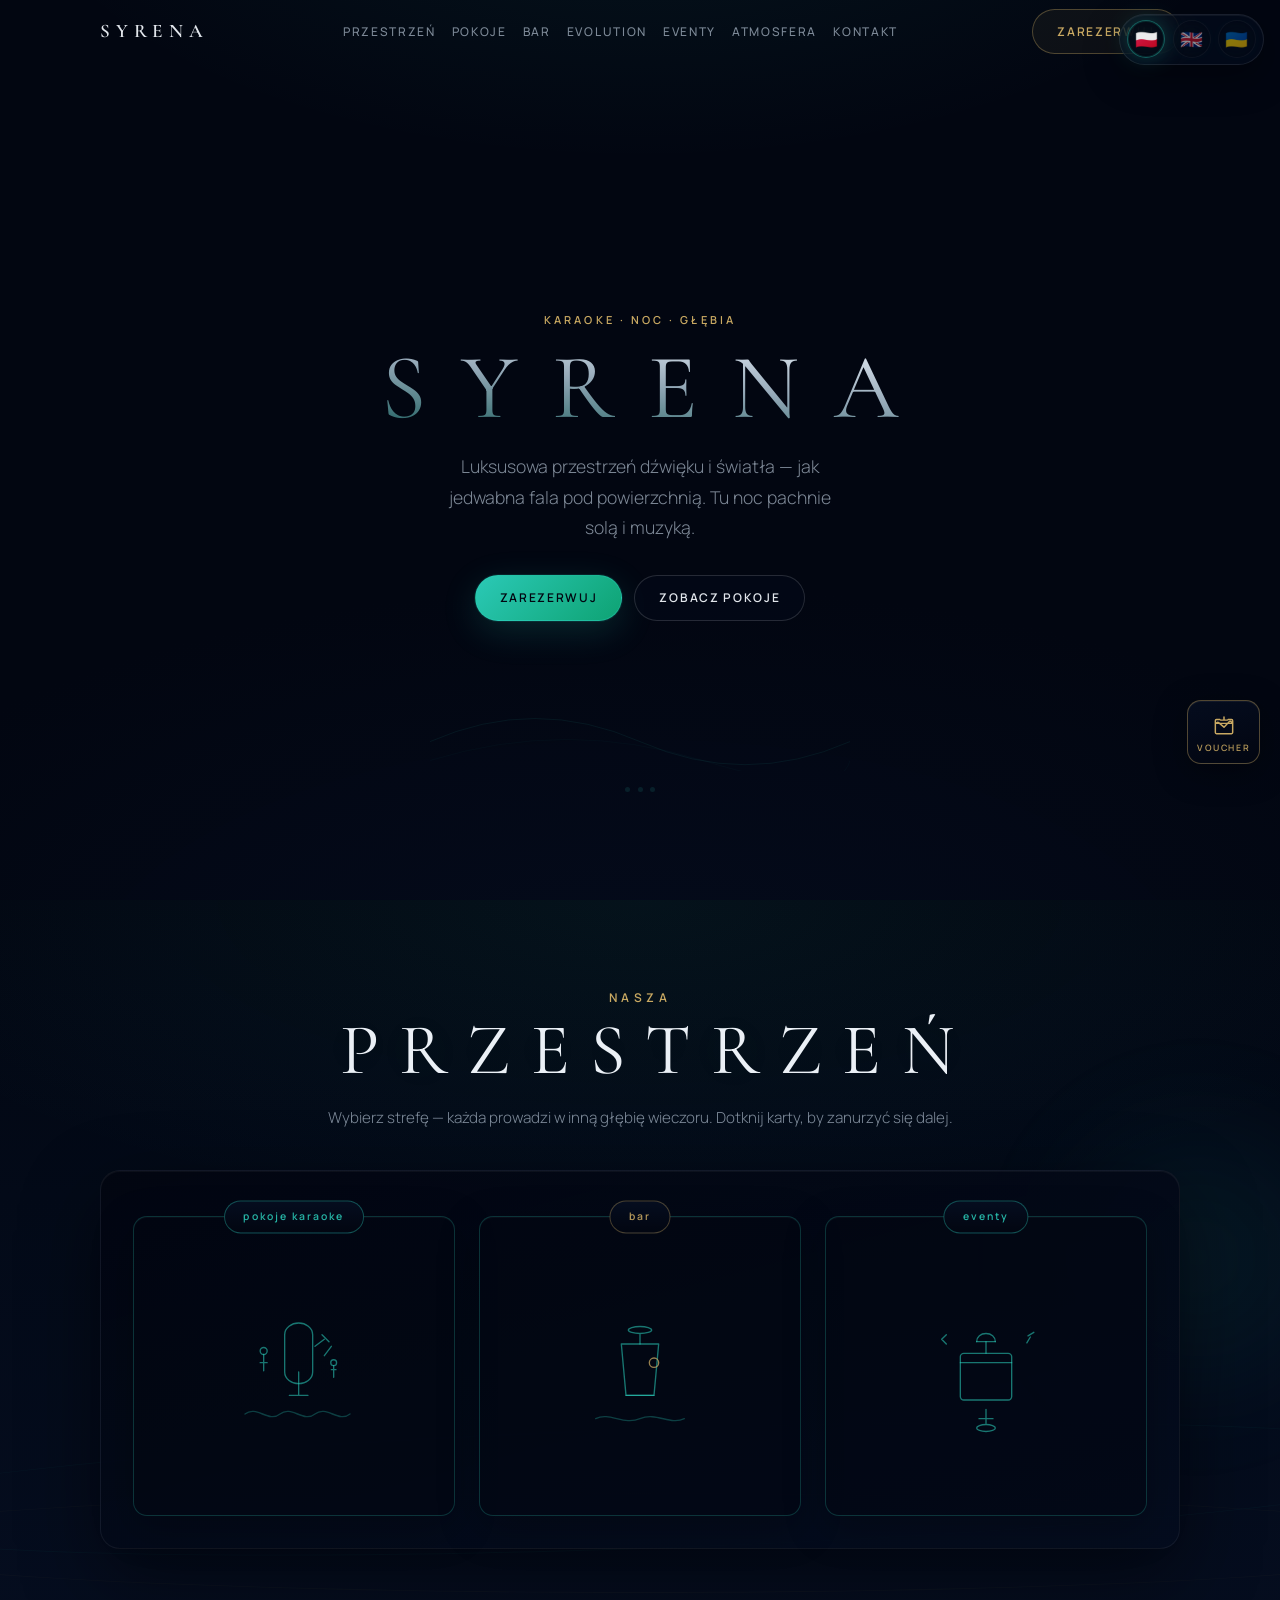
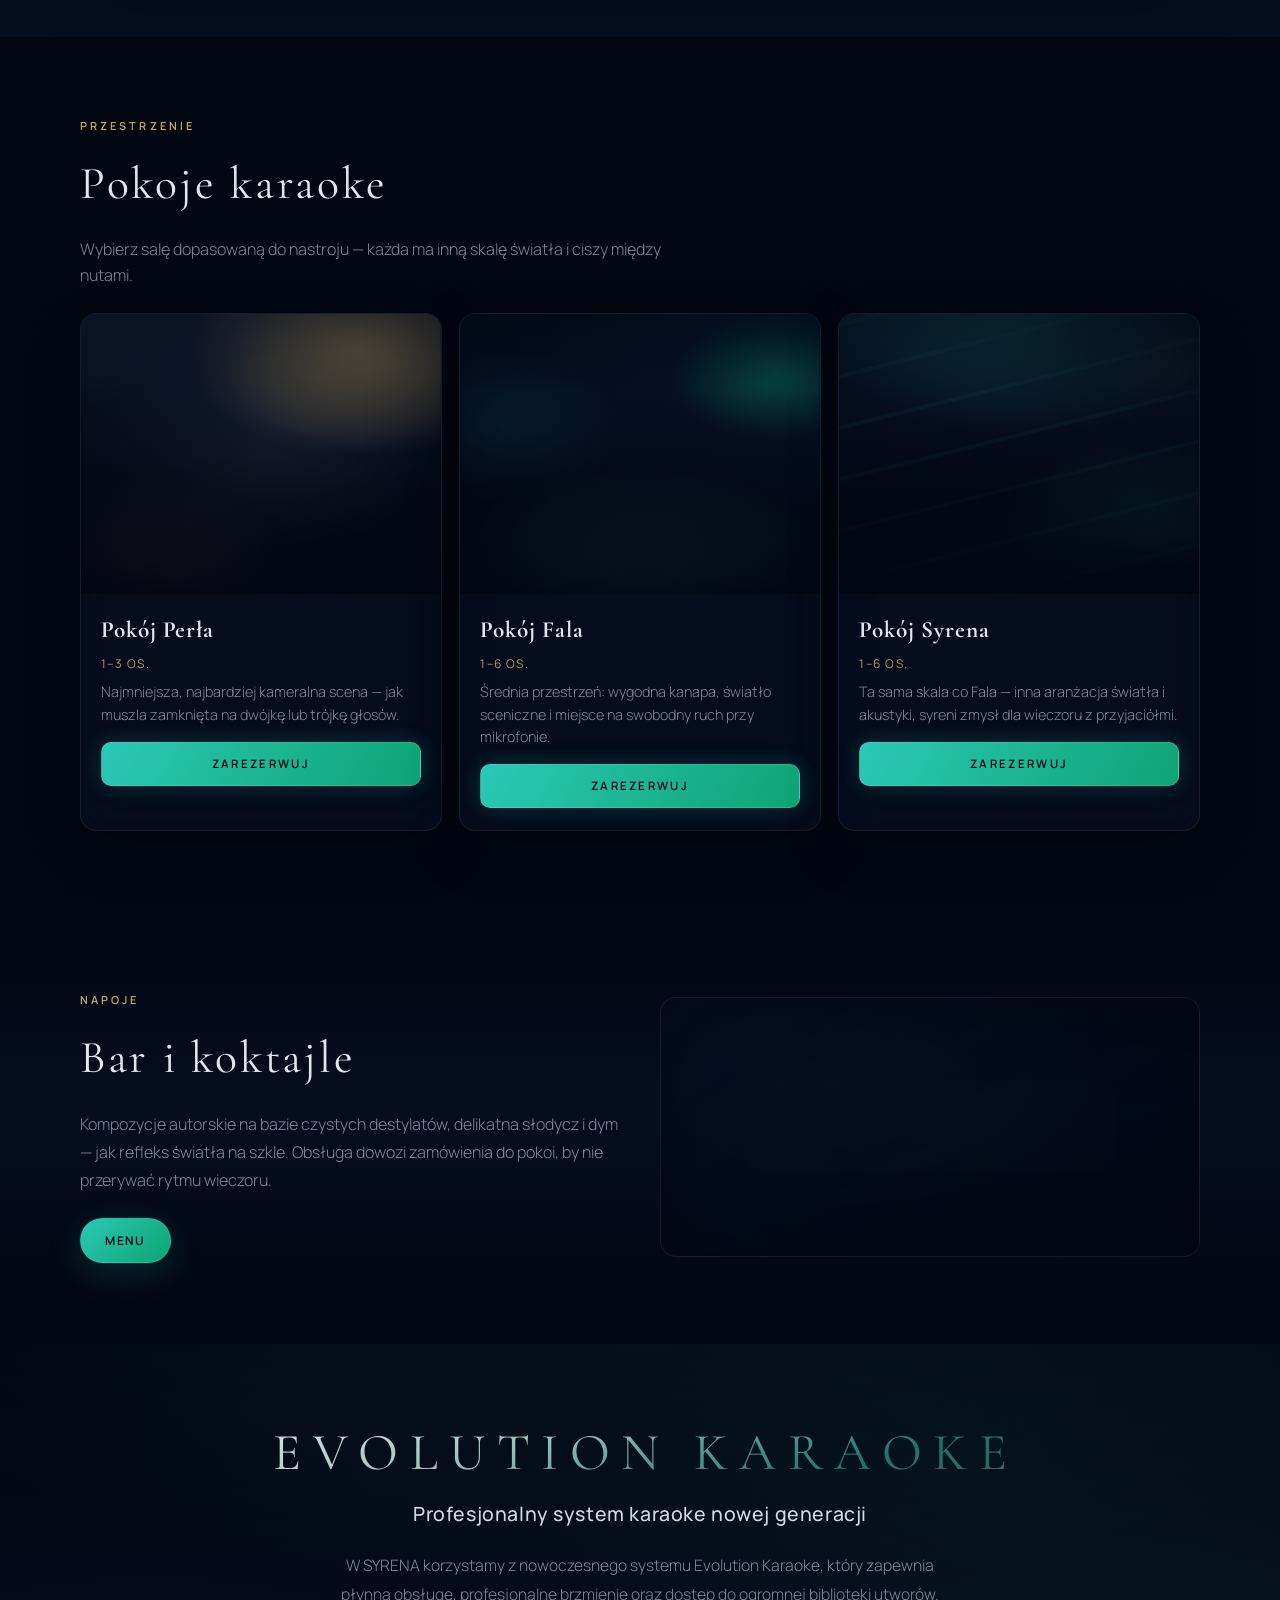
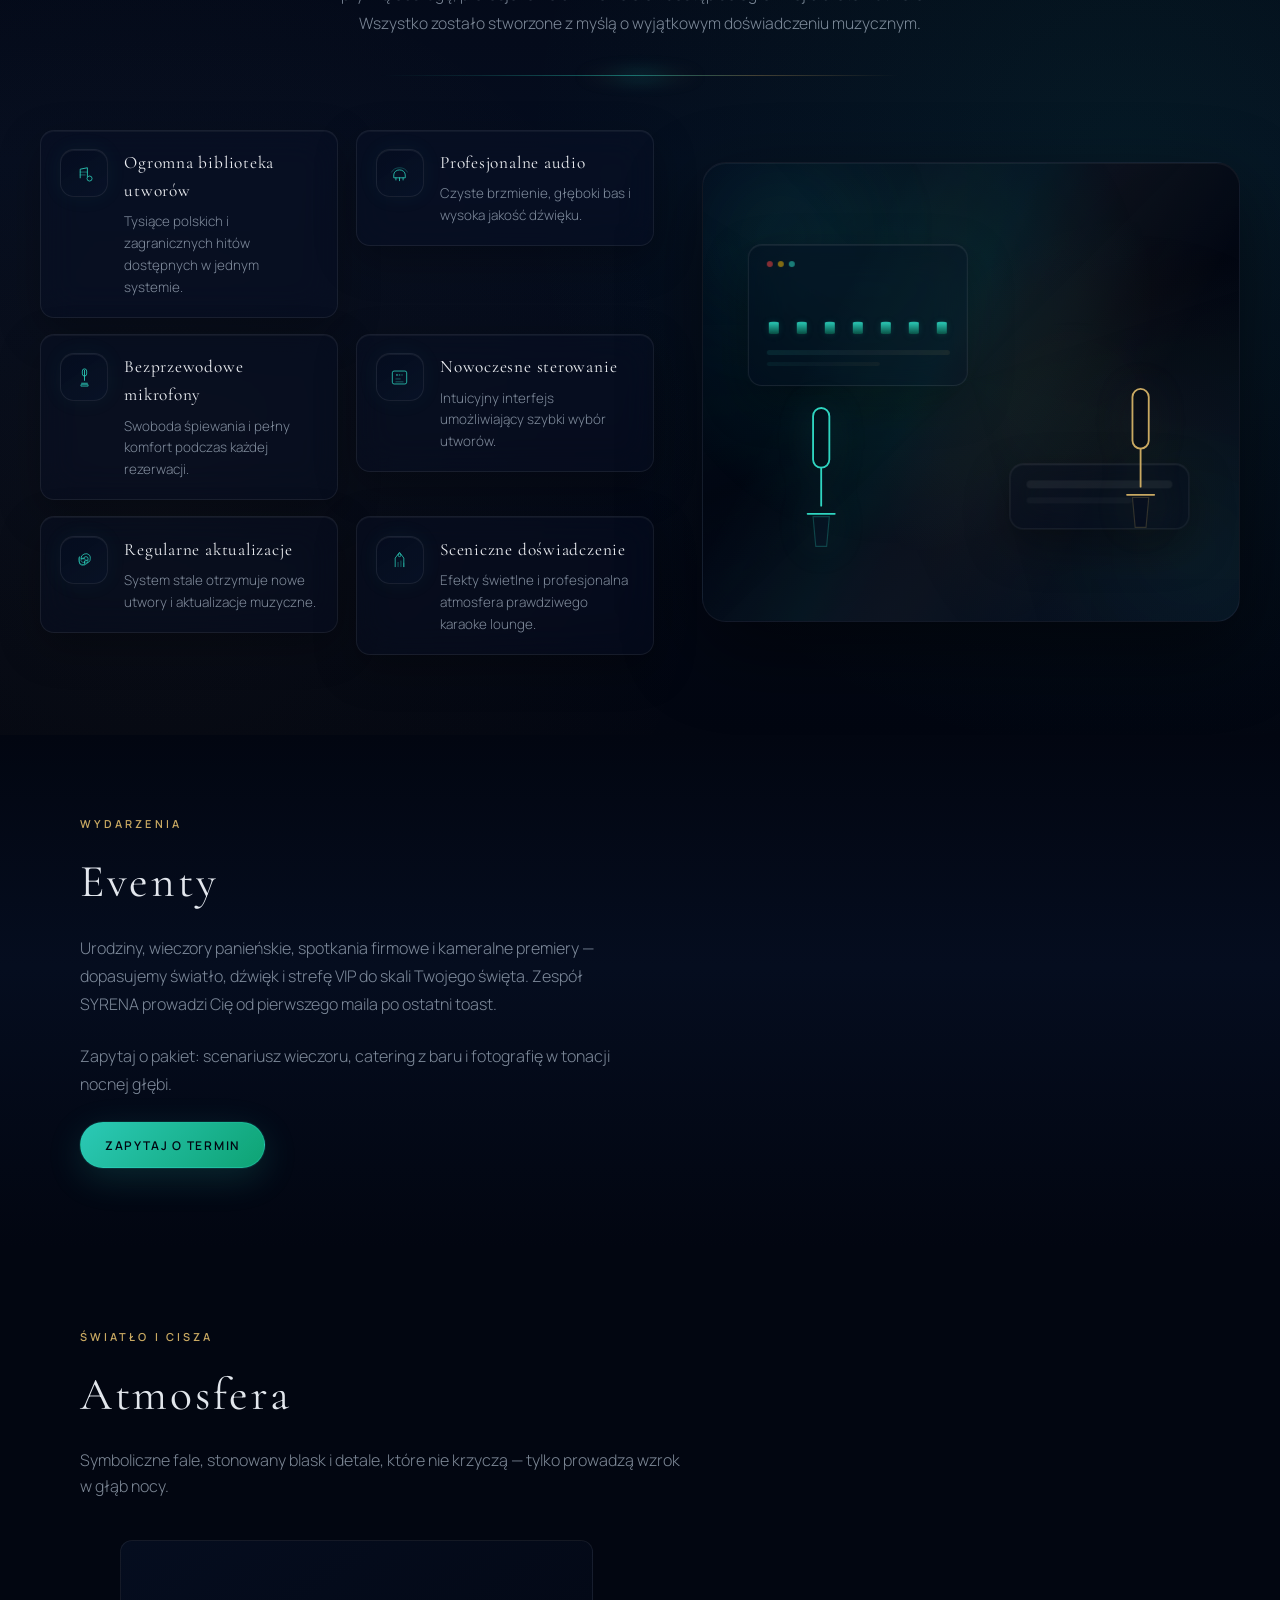
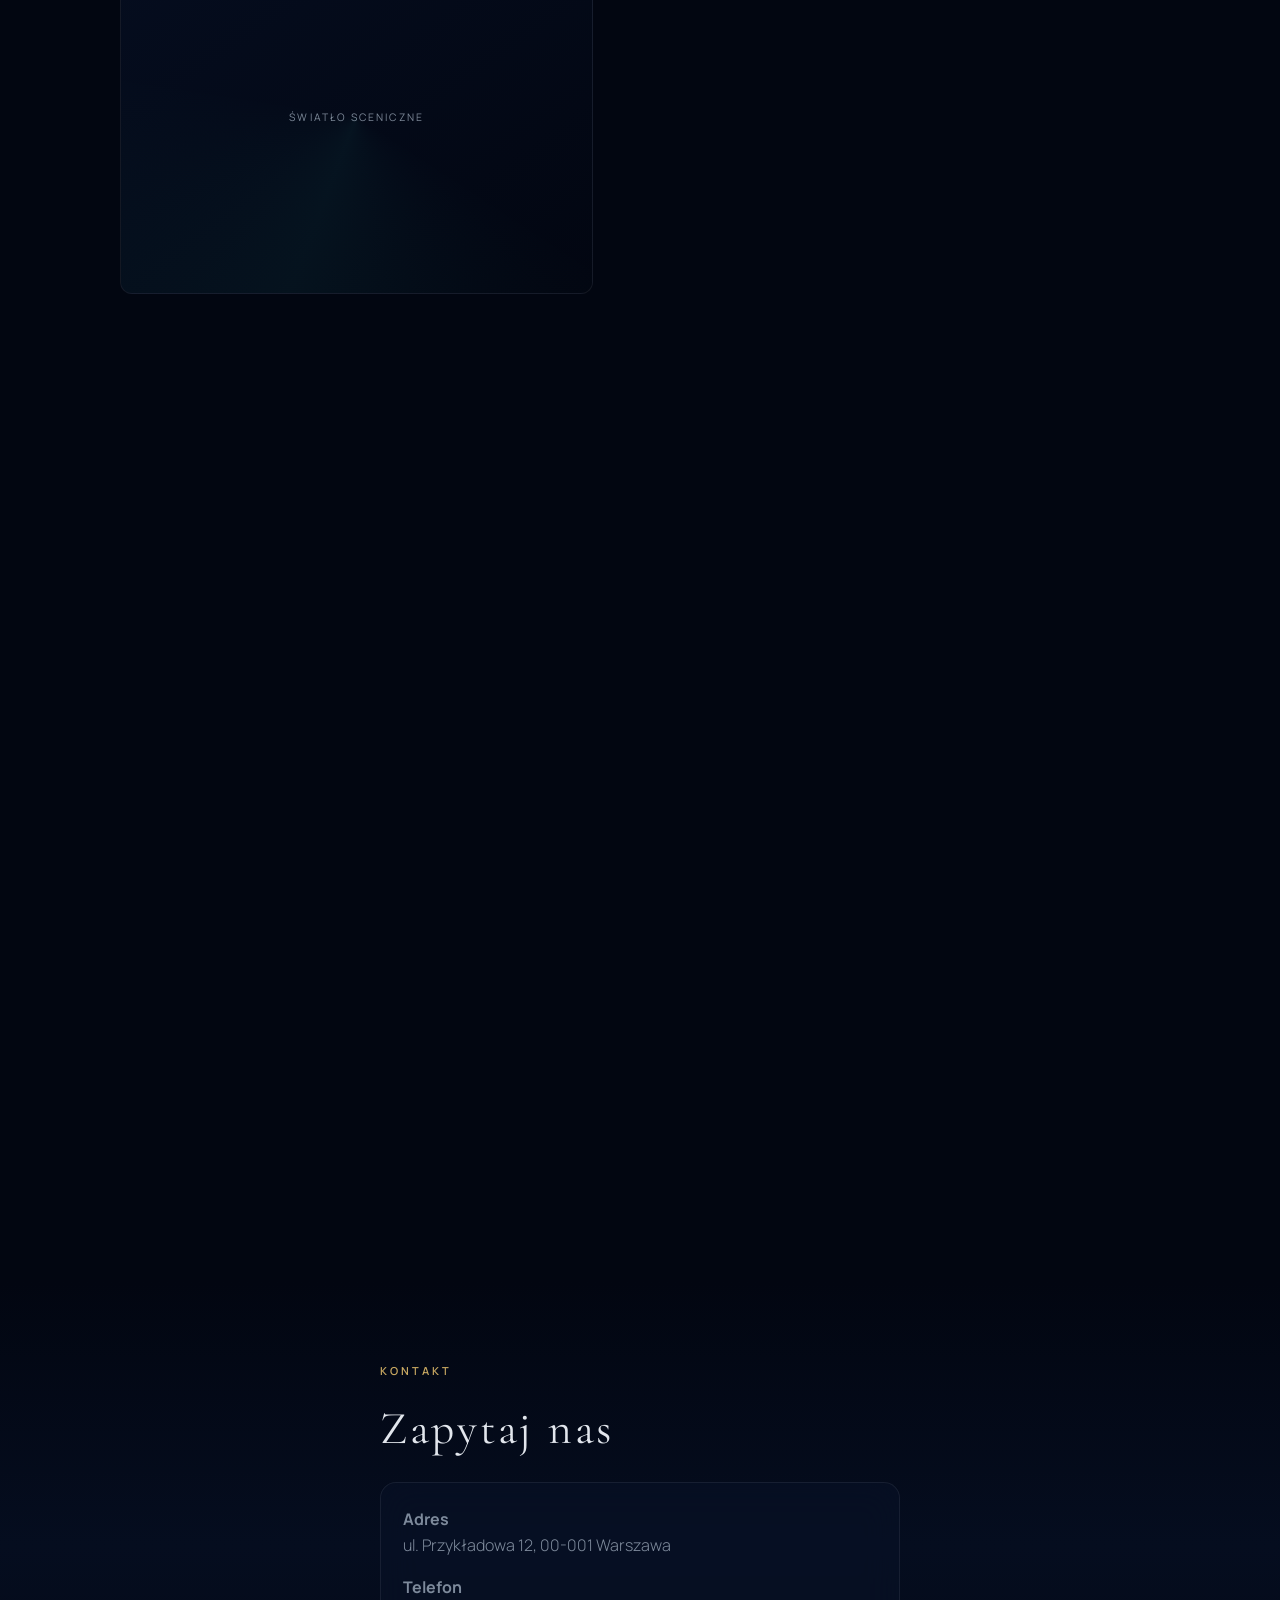
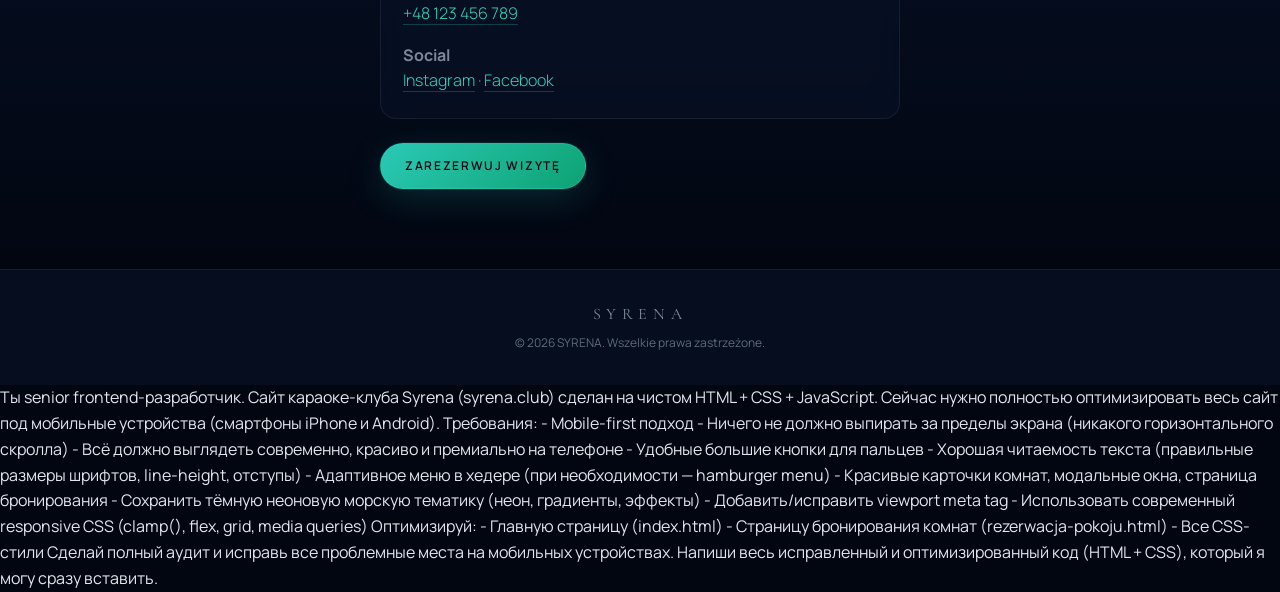
<file: syrena/index.html>
<!DOCTYPE html>
<html lang="pl">
<head>
  <meta charset="UTF-8" />
  <meta name="viewport" content="width=device-width, initial-scale=1, viewport-fit=cover" />
  <meta name="color-scheme" content="dark" />
  <meta name="theme-color" media="(prefers-color-scheme: dark)" content="#020611" />
  <meta name="description" content="SYRENA — luksusowy klub karaoke w sercu nocy. Pokoje, bar, rezerwacja." />
  <title>SYRENA — Klub Karaoke</title>
  <link rel="preconnect" href="https://fonts.googleapis.com" />
  <link rel="preconnect" href="https://fonts.gstatic.com" crossorigin />
  <link href="https://fonts.googleapis.com/css2?family=Cormorant+Garamond:ital,wght@0,400;0,600;1,400&family=Manrope:wght@300;400;500;600&display=swap" rel="stylesheet" />
  <link rel="stylesheet" href="styles.css" />
</head>
<body>
  <a class="skip-link" href="#hero" data-i18n="skip.content">Przejdź do treści</a>
  <div class="lang-switcher" role="group" data-i18n-aria-label="lang.switcher_aria">
    <button type="button" class="lang-switcher__btn is-active" data-lang="pl" aria-pressed="true">
      <span class="lang-switcher__flag" aria-hidden="true">🇵🇱</span><span class="visually-hidden" data-i18n="lang.pl">Polski</span>
    </button>
    <button type="button" class="lang-switcher__btn" data-lang="en" aria-pressed="false">
      <span class="lang-switcher__flag" aria-hidden="true">🇬🇧</span><span class="visually-hidden" data-i18n="lang.en">English</span>
    </button>
    <button type="button" class="lang-switcher__btn" data-lang="uk" aria-pressed="false">
      <span class="lang-switcher__flag" aria-hidden="true">🇺🇦</span><span class="visually-hidden" data-i18n="lang.uk">Українська</span>
    </button>
  </div>

  <div class="ambient" aria-hidden="true">
    <div class="ambient__orb ambient__orb--1"></div>
    <div class="ambient__orb ambient__orb--2"></div>
    <div class="ambient__orb ambient__orb--3"></div>
    <div class="ambient__bubbles"></div>
    <div class="ambient__rays"></div>
  </div>

  <div class="site" id="site">
    <header class="header" data-header>
      <div class="header__inner">
        <a class="logo" href="#hero">SYRENA</a>
        <nav class="nav" aria-label="Nawigacja strony" data-i18n-aria-label="nav.aria">
          <a class="nav__link" href="#przestrzen" data-i18n="nav.space">Przestrzeń</a>
          <a class="nav__link" href="#pokoje" data-i18n="nav.rooms">Pokoje</a>
          <a class="nav__link" href="#bar" data-i18n="nav.bar">Bar</a>
          <a class="nav__link" href="#evolution" data-i18n="nav.evolution">Evolution</a>
          <a class="nav__link" href="#eventy" data-i18n="nav.events">Eventy</a>
          <a class="nav__link" href="#atmosfera" data-i18n="nav.atmosphere">Atmosfera</a>
          <a class="nav__link" href="#kontakt" data-i18n="nav.contact">Kontakt</a>
        </nav>
        <a class="btn btn--nav" href="rezerwacja-pokoju.html" data-i18n="nav.book">Zarezerwuj</a>
        <button type="button" class="nav__burger" aria-label="Menu" data-i18n-aria-label="nav.menu_toggle" aria-expanded="false" data-nav-toggle>
          <span></span><span></span>
        </button>
      </div>
      <div class="nav__drawer" data-nav-drawer hidden>
        <a class="nav__drawer-link" href="#przestrzen" data-i18n="nav.space">Przestrzeń</a>
        <a class="nav__drawer-link" href="#pokoje" data-i18n="nav.rooms">Pokoje</a>
        <a class="nav__drawer-link" href="#bar" data-i18n="nav.bar">Bar</a>
        <a class="nav__drawer-link" href="#evolution" data-i18n="nav.evolution">Evolution</a>
        <a class="nav__drawer-link" href="#eventy" data-i18n="nav.events">Eventy</a>
        <a class="nav__drawer-link" href="#atmosfera" data-i18n="nav.atmosphere">Atmosfera</a>
        <a class="nav__drawer-link" href="#kontakt" data-i18n="nav.contact">Kontakt</a>
        <a class="btn btn--primary btn--block" href="rezerwacja-pokoju.html" data-i18n="nav.book">Zarezerwuj</a>
      </div>
    </header>

    <main>
      <section class="hero" id="hero" data-reveal-chain>
        <div class="hero__symbol" aria-hidden="true">
          <svg class="hero__wave" viewBox="0 0 400 100" fill="none" xmlns="http://www.w3.org/2000/svg">
            <path class="hero__wave-path" d="M0 72 Q100 28 200 72 T400 72" stroke="currentColor" stroke-width="0.45" fill="none" />
            <path class="hero__wave-path hero__wave-path--2" d="M0 90 Q130 50 260 90 T400 90" stroke="currentColor" stroke-width="0.35" fill="none" />
          </svg>
          <div class="hero__ripples"><span></span><span></span><span></span></div>
        </div>
        <p class="eyebrow reveal" data-i18n="hero.eyebrow">Karaoke · noc · głębia</p>
        <h1 class="hero__title reveal">SYRENA</h1>
        <p class="hero__lead reveal" data-i18n="hero.lead">
          Luksusowa przestrzeń dźwięku i światła — jak jedwabna fala pod powierzchnią. Tu noc pachnie solą i muzyką.
        </p>
        <div class="hero__actions reveal">
          <a class="btn btn--primary" href="rezerwacja-pokoju.html" data-i18n="hero.book">Zarezerwuj</a>
          <a class="btn btn--ghost" href="#pokoje" data-i18n="hero.rooms">Zobacz pokoje</a>
        </div>
      </section>

      <section class="space" id="przestrzen" aria-labelledby="space-kicker space-title">
        <div class="space__deco" aria-hidden="true">
          <div class="space__deco-wave space__deco-wave--1"></div>
          <div class="space__deco-wave space__deco-wave--2"></div>
          <div class="space__deco-glow"></div>
        </div>
        <div class="section__inner space__inner" data-reveal-chain>
          <header class="space__header">
            <p class="space__kicker reveal" id="space-kicker" data-i18n="space.kicker">Nasza</p>
            <h2 class="space__main-title reveal" id="space-title" data-i18n="space.title">PRZESTRZEŃ</h2>
            <p class="space__sub reveal" data-i18n="space.sub">
              Wybierz strefę — każda prowadzi w inną głębię wieczoru. Dotknij karty, by zanurzyć się dalej.
            </p>
          </header>

          <div class="space__panel">
            <nav class="space__grid" aria-label="Strefy SYRENA" data-i18n-aria-label="space.zones_aria">
              <a class="space-card reveal" href="#pokoje">
                <span class="space-card__tab" data-i18n="space.tab_karaoke">pokoje karaoke</span>
                <div class="space-card__canvas">
                  <svg class="space-card__icon" viewBox="0 0 120 120" fill="none" xmlns="http://www.w3.org/2000/svg" aria-hidden="true">
                    <path class="space-card__stroke" d="M52 28c0-6 6-10 12-10s12 4 12 10v32c0 6-6 10-12 10s-12-4-12-10V28z" stroke-linecap="round" />
                    <path class="space-card__stroke" d="M64 60v20M56 80h16" stroke-linecap="round" />
                    <path class="space-card__stroke space-card__stroke--wave" d="M18 96c10-8 20 8 30 0s20 8 30 0 20 8 30 0" stroke-linecap="round" />
                    <path class="space-card__stroke" d="M78 38l8-6M86 46l6-8M90 34l-6-6" stroke-linecap="round" />
                    <circle class="space-card__stroke" cx="34" cy="42" r="3" />
                    <path class="space-card__stroke" d="M34 45v14M31 52h6" stroke-linecap="round" />
                    <circle class="space-card__stroke" cx="94" cy="52" r="2.5" />
                    <path class="space-card__stroke" d="M94 54.5v10M92 58h4" stroke-linecap="round" />
                  </svg>
                </div>
              </a>

              <a class="space-card space-card--bar reveal" href="#bar">
                <span class="space-card__tab space-card__tab--gold" data-i18n="space.tab_bar">bar</span>
                <div class="space-card__canvas">
                  <svg class="space-card__icon" viewBox="0 0 120 120" fill="none" xmlns="http://www.w3.org/2000/svg" aria-hidden="true">
                    <path class="space-card__stroke" d="M44 36h32l-4 44H48L44 36z" stroke-linejoin="round" />
                    <path class="space-card__stroke" d="M48 80h24" stroke-linecap="round" />
                    <path class="space-card__stroke" d="M60 36v-8" stroke-linecap="round" />
                    <ellipse class="space-card__stroke" cx="60" cy="24" rx="10" ry="3" />
                    <path class="space-card__stroke space-card__stroke--wave" d="M22 100c12-6 24 6 38 0s26 6 38 0" stroke-linecap="round" />
                    <circle class="space-card__stroke space-card__stroke--accent" cx="72" cy="52" r="4" stroke-linecap="round" />
                  </svg>
                </div>
              </a>

              <a class="space-card reveal" href="#eventy">
                <span class="space-card__tab" data-i18n="space.tab_events">eventy</span>
                <div class="space-card__canvas">
                  <svg class="space-card__icon" viewBox="0 0 120 120" fill="none" xmlns="http://www.w3.org/2000/svg" aria-hidden="true">
                    <rect class="space-card__stroke" x="38" y="44" width="44" height="40" rx="3" stroke-linejoin="round" />
                    <path class="space-card__stroke" d="M38 52h44M60 44v-10" stroke-linecap="round" />
                    <path class="space-card__stroke" d="M52 34c0-4 3.5-7 8-7s8 3 8 7" stroke-linecap="round" />
                    <path class="space-card__stroke" d="M52 34h16" stroke-linecap="round" />
                    <path class="space-card__stroke" d="M22 32l4 4M26 28l-4 4M98 30l-3 5M101 26l-5 3" stroke-linecap="round" />
                    <path class="space-card__stroke" d="M60 92v12M54 100h12" stroke-linecap="round" />
                    <ellipse class="space-card__stroke" cx="60" cy="108" rx="8" ry="3" />
                  </svg>
                </div>
              </a>
            </nav>
          </div>
        </div>
      </section>

      <section class="section" id="pokoje">
        <div class="section__inner" data-reveal-chain>
          <p class="eyebrow reveal" data-i18n="rooms.eyebrow">Przestrzenie</p>
          <h2 class="section__title reveal" data-i18n="rooms.title">Pokoje karaoke</h2>
          <p class="section__intro reveal" data-i18n="rooms.intro">
            Wybierz salę dopasowaną do nastroju — każda ma inną skalę światła i ciszy między nutami.
          </p>
          <div class="room-grid room-grid--three">
            <a class="room-tile reveal" href="rezerwacja-pokoju.html?room=perla">
              <div class="room-tile__visual room-tile__visual--perla" role="presentation"></div>
              <div class="room-tile__body">
                <h3 class="room-tile__name" data-i18n="rooms.perla.name">Pokój Perła</h3>
                <p class="room-tile__meta" data-i18n="rooms.perla.meta">1–3 os.</p>
                <p class="room-tile__desc" data-i18n="rooms.perla.desc">Najmniejsza, najbardziej kameralna scena — jak muszla zamknięta na dwójkę lub trójkę głosów.</p>
                <span class="room-tile__cta" data-i18n="rooms.reserve">Zarezerwuj</span>
              </div>
            </a>
            <a class="room-tile reveal" href="rezerwacja-pokoju.html?room=fala">
              <div class="room-tile__visual room-tile__visual--fala" role="presentation"></div>
              <div class="room-tile__body">
                <h3 class="room-tile__name" data-i18n="rooms.fala.name">Pokój Fala</h3>
                <p class="room-tile__meta" data-i18n="rooms.fala.meta">1–6 os.</p>
                <p class="room-tile__desc" data-i18n="rooms.fala.desc">Średnia przestrzeń: wygodna kanapa, światło sceniczne i miejsce na swobodny ruch przy mikrofonie.</p>
                <span class="room-tile__cta" data-i18n="rooms.reserve">Zarezerwuj</span>
              </div>
            </a>
            <a class="room-tile reveal" href="rezerwacja-pokoju.html?room=syrena">
              <div class="room-tile__visual room-tile__visual--syrena" role="presentation"></div>
              <div class="room-tile__body">
                <h3 class="room-tile__name" data-i18n="rooms.syrena.name">Pokój Syrena</h3>
                <p class="room-tile__meta" data-i18n="rooms.syrena.meta">1–6 os.</p>
                <p class="room-tile__desc" data-i18n="rooms.syrena.desc">Ta sama skala co Fala — inna aranżacja światła i akustyki, syreni zmysł dla wieczoru z przyjaciółmi.</p>
                <span class="room-tile__cta" data-i18n="rooms.reserve">Zarezerwuj</span>
              </div>
            </a>
          </div>
        </div>
      </section>

      <section class="section section--alt" id="bar">
        <div class="section__inner section__inner--split" data-reveal-chain>
          <div>
            <p class="eyebrow reveal" data-i18n="bar.eyebrow">Napoje</p>
            <h2 class="section__title reveal" data-i18n="bar.title">Bar i koktajle</h2>
            <p class="section__text reveal" data-i18n="bar.text">
              Kompozycje autorskie na bazie czystych destylatów, delikatna słodycz i dym — jak refleks światła na szkle.
              Obsługa dowozi zamówienia do pokoi, by nie przerywać rytmu wieczoru.
            </p>
            <button type="button" class="btn btn--primary reveal" data-open-menu aria-haspopup="dialog" aria-controls="menu-modal" data-i18n="bar.menu">
              MENU
            </button>
          </div>
          <div class="bar-panel reveal" role="presentation" aria-hidden="true"></div>
        </div>
      </section>

      <section class="section section--evo" id="evolution" data-evo-section>
        <div class="section__inner section__inner--evo-max">
          <header class="evo__top" data-reveal-chain>
            <h2 class="evo__mega reveal" data-i18n="evo.heading">EVOLUTION KARAOKE</h2>
            <p class="evo__subtitle reveal" data-i18n="evo.subtitle">Profesjonalny system karaoke nowej generacji</p>
            <p class="evo__intro reveal" data-i18n="evo.desc">
              W SYRENA korzystamy z nowoczesnego systemu Evolution Karaoke, który zapewnia płynną obsługę, profesjonalne brzmienie oraz dostęp do ogromnej biblioteki utworów. Wszystko zostało stworzone z myślą o wyjątkowym doświadczeniu muzycznym.
            </p>
            <div class="evo__divider reveal" aria-hidden="true">
              <span class="evo__divider-line"></span>
              <span class="evo__divider-glow"></span>
            </div>
          </header>

          <div class="evo__split" data-reveal-chain>
            <div class="evo__col evo__col--cards">
              <ul class="evo-fcards">
                <li class="evo-fcards__item">
                  <article class="evo-fcard reveal">
                  <div class="evo-fcard__icon" aria-hidden="true">
                    <svg viewBox="0 0 32 32" fill="none" xmlns="http://www.w3.org/2000/svg">
                      <path d="M10 22V10l10-2v12" stroke="currentColor" stroke-width="1.35" stroke-linecap="round" stroke-linejoin="round" />
                      <path d="M10 14h10M10 18h7" stroke="currentColor" stroke-width="1.1" stroke-linecap="round" opacity="0.65" />
                      <circle cx="23" cy="23" r="3.5" stroke="currentColor" stroke-width="1.25" />
                    </svg>
                  </div>
                  <div class="evo-fcard__body">
                    <h3 class="evo-fcard__title" data-i18n="evo.card1.title">Ogromna biblioteka utworów</h3>
                    <p class="evo-fcard__text" data-i18n="evo.card1.body">Tysiące polskich i zagranicznych hitów dostępnych w jednym systemie.</p>
                  </div>
                  </article>
                </li>
                <li class="evo-fcards__item">
                  <article class="evo-fcard reveal">
                  <div class="evo-fcard__icon" aria-hidden="true">
                    <svg viewBox="0 0 32 32" fill="none" xmlns="http://www.w3.org/2000/svg">
                      <path d="M8 18c0-4 3.5-7 8-7s8 3 8 7v4H8v-4z" stroke="currentColor" stroke-width="1.25" stroke-linejoin="round" />
                      <path d="M11 22v3M16 22v4M21 22v3" stroke="currentColor" stroke-width="1.25" stroke-linecap="round" />
                      <path d="M5 14c2-4 6-6 11-6s9 2 11 6" stroke="currentColor" stroke-width="1" stroke-linecap="round" opacity="0.45" />
                    </svg>
                  </div>
                  <div class="evo-fcard__body">
                    <h3 class="evo-fcard__title" data-i18n="evo.card2.title">Profesjonalne audio</h3>
                    <p class="evo-fcard__text" data-i18n="evo.card2.body">Czyste brzmienie, głęboki bas i wysoka jakość dźwięku.</p>
                  </div>
                  </article>
                </li>
                <li class="evo-fcards__item">
                  <article class="evo-fcard reveal">
                  <div class="evo-fcard__icon" aria-hidden="true">
                    <svg viewBox="0 0 32 32" fill="none" xmlns="http://www.w3.org/2000/svg">
                      <path d="M16 6v14M12 24h8" stroke="currentColor" stroke-width="1.35" stroke-linecap="round" />
                      <rect x="13" y="4" width="6" height="10" rx="3" stroke="currentColor" stroke-width="1.25" />
                      <path d="M11 26h10v2H11v-2z" stroke="currentColor" stroke-width="1.15" stroke-linejoin="round" />
                    </svg>
                  </div>
                  <div class="evo-fcard__body">
                    <h3 class="evo-fcard__title" data-i18n="evo.card3.title">Bezprzewodowe mikrofony</h3>
                    <p class="evo-fcard__text" data-i18n="evo.card3.body">Swoboda śpiewania i pełny komfort podczas każdej rezerwacji.</p>
                  </div>
                  </article>
                </li>
                <li class="evo-fcards__item">
                  <article class="evo-fcard reveal">
                  <div class="evo-fcard__icon" aria-hidden="true">
                    <svg viewBox="0 0 32 32" fill="none" xmlns="http://www.w3.org/2000/svg">
                      <rect x="6" y="7" width="20" height="18" rx="2.5" stroke="currentColor" stroke-width="1.25" />
                      <path d="M11 22h10M11 18h6" stroke="currentColor" stroke-width="1.1" stroke-linecap="round" opacity="0.55" />
                      <circle cx="12.5" cy="12.5" r="1.2" fill="currentColor" opacity="0.85" />
                      <circle cx="16" cy="12.5" r="1.2" fill="currentColor" opacity="0.55" />
                      <circle cx="19.5" cy="12.5" r="1.2" fill="currentColor" opacity="0.35" />
                    </svg>
                  </div>
                  <div class="evo-fcard__body">
                    <h3 class="evo-fcard__title" data-i18n="evo.card4.title">Nowoczesne sterowanie</h3>
                    <p class="evo-fcard__text" data-i18n="evo.card4.body">Intuicyjny interfejs umożliwiający szybki wybór utworów.</p>
                  </div>
                  </article>
                </li>
                <li class="evo-fcards__item">
                  <article class="evo-fcard reveal">
                  <div class="evo-fcard__icon" aria-hidden="true">
                    <svg viewBox="0 0 32 32" fill="none" xmlns="http://www.w3.org/2000/svg">
                      <path d="M23 10a7 7 0 00-12 5h4a3 3 0 016 0c0 2-2 3-4 3h-1v3h2c3 0 6-2 6-6a7 7 0 00-1-5z" stroke="currentColor" stroke-width="1.2" stroke-linejoin="round" />
                      <path d="M9 22a7 7 0 0012-5h-4a3 3 0 10-6 0c0 2 2 3 4 3h1v3h-2c-3 0-6-2-6-6a7 7 0 011-5z" stroke="currentColor" stroke-width="1.2" stroke-linejoin="round" opacity="0.75" />
                    </svg>
                  </div>
                  <div class="evo-fcard__body">
                    <h3 class="evo-fcard__title" data-i18n="evo.card5.title">Regularne aktualizacje</h3>
                    <p class="evo-fcard__text" data-i18n="evo.card5.body">System stale otrzymuje nowe utwory i aktualizacje muzyczne.</p>
                  </div>
                  </article>
                </li>
                <li class="evo-fcards__item">
                  <article class="evo-fcard reveal">
                  <div class="evo-fcard__icon" aria-hidden="true">
                    <svg viewBox="0 0 32 32" fill="none" xmlns="http://www.w3.org/2000/svg">
                      <path d="M10 26V14l6-8 6 8v12" stroke="currentColor" stroke-width="1.2" stroke-linecap="round" stroke-linejoin="round" />
                      <path d="M14 26v-6M18 26v-8M22 26v-5" stroke="currentColor" stroke-width="1.15" stroke-linecap="round" opacity="0.55" />
                      <circle cx="16" cy="10" r="2" stroke="currentColor" stroke-width="1.15" />
                    </svg>
                  </div>
                  <div class="evo-fcard__body">
                    <h3 class="evo-fcard__title" data-i18n="evo.card6.title">Sceniczne doświadczenie</h3>
                    <p class="evo-fcard__text" data-i18n="evo.card6.body">Efekty świetlne i profesjonalna atmosfera prawdziwego karaoke lounge.</p>
                  </div>
                </article>
                </li>
              </ul>
            </div>

            <div class="evo__col evo__col--stage">
              <div class="evo__visual" aria-hidden="true">
                <div class="evo__visual-inner">
                  <div class="evo__blobs">
                    <span class="evo__blob evo__blob--1"></span>
                    <span class="evo__blob evo__blob--2"></span>
                    <span class="evo__blob evo__blob--3"></span>
                  </div>
                  <div class="evo__beams" data-evo-parallax="-0.12"></div>
                  <div class="evo__glow"></div>
                  <div class="evo__particles">
                    <span></span><span></span><span></span><span></span><span></span><span></span><span></span><span></span>
                  </div>
              <svg class="evo__waves" viewBox="0 0 400 220" fill="none" xmlns="http://www.w3.org/2000/svg" aria-hidden="true" data-evo-parallax="-0.18">
                <path
                  class="evo__wave-path"
                  d="M0 140 C80 60 160 200 200 120 S320 40 400 100"
                  stroke="url(#evo-wave-grad)"
                  stroke-width="1.2"
                  stroke-linecap="round"
                />
                <path
                  class="evo__wave-path evo__wave-path--2"
                  d="M0 170 C100 90 200 190 280 130 S360 80 400 150"
                  stroke="url(#evo-wave-grad2)"
                  stroke-width="0.85"
                  stroke-linecap="round"
                  opacity="0.65"
                />
                <path
                  class="evo__wave-path evo__wave-path--3"
                  d="M0 110 C120 180 220 40 320 130 S380 170 400 90"
                  stroke="url(#evo-wave-grad)"
                  stroke-width="0.7"
                  stroke-linecap="round"
                  opacity="0.45"
                />
                <defs>
                  <linearGradient id="evo-wave-grad" x1="0" y1="0" x2="400" y2="0">
                    <stop offset="0%" stop-color="rgba(45,212,191,0.05)" />
                    <stop offset="35%" stop-color="rgba(45,212,191,0.55)" />
                    <stop offset="65%" stop-color="rgba(201,169,98,0.35)" />
                    <stop offset="100%" stop-color="rgba(45,212,191,0.08)" />
                  </linearGradient>
                  <linearGradient id="evo-wave-grad2" x1="400" y1="0" x2="0" y2="0">
                    <stop offset="0%" stop-color="rgba(16,185,129,0.2)" />
                    <stop offset="50%" stop-color="rgba(45,212,191,0.5)" />
                    <stop offset="100%" stop-color="rgba(16,185,129,0.15)" />
                  </linearGradient>
                </defs>
              </svg>

              <div class="evo__glass-wrap evo__glass-wrap--main" data-evo-parallax="-0.32">
                <div class="evo__glass evo__glass--main">
                  <div class="evo__glass-header">
                    <span class="evo__glass-dot"></span>
                    <span class="evo__glass-dot"></span>
                    <span class="evo__glass-dot"></span>
                  </div>
                  <div class="evo__eq" role="presentation">
                    <span class="evo__eq-bar"></span>
                    <span class="evo__eq-bar"></span>
                    <span class="evo__eq-bar"></span>
                    <span class="evo__eq-bar"></span>
                    <span class="evo__eq-bar"></span>
                    <span class="evo__eq-bar"></span>
                    <span class="evo__eq-bar"></span>
                  </div>
                  <div class="evo__glass-line"></div>
                  <div class="evo__glass-line evo__glass-line--short"></div>
                </div>
              </div>

              <div class="evo__glass-wrap evo__glass-wrap--float" data-evo-parallax="0.44">
                <div class="evo__glass evo__glass--float">
                  <div class="evo__glass-float-row"></div>
                  <div class="evo__glass-float-row evo__glass-float-row--dim"></div>
                </div>
              </div>

              <div class="evo__mics">
                <div class="evo__mic-wrap" data-evo-parallax="0.52">
                  <svg class="evo__mic" viewBox="0 0 56 140" fill="none" xmlns="http://www.w3.org/2000/svg">
                  <defs>
                    <linearGradient id="evo-mic-a" x1="28" y1="8" x2="28" y2="120">
                      <stop offset="0%" stop-color="#2dd4bf" />
                      <stop offset="55%" stop-color="#10b981" />
                      <stop offset="100%" stop-color="#c9a962" />
                    </linearGradient>
                  </defs>
                  <rect x="22" y="18" width="12" height="44" rx="6" stroke="url(#evo-mic-a)" stroke-width="1.35" fill="rgba(2,6,17,0.35)" />
                  <path d="M28 62v28M18 96h20" stroke="url(#evo-mic-a)" stroke-width="1.35" stroke-linecap="round" />
                  <path d="M22 98h12l-2 22H24l-2-22z" fill="rgba(5,13,31,0.65)" stroke="rgba(45,212,191,0.25)" stroke-width="0.85" />
                </svg>
                </div>
                <div class="evo__mic-wrap evo__mic-wrap--mirror" data-evo-parallax="0.36">
                  <svg class="evo__mic evo__mic--mirror" viewBox="0 0 56 140" fill="none" xmlns="http://www.w3.org/2000/svg">
                  <defs>
                    <linearGradient id="evo-mic-b" x1="28" y1="8" x2="28" y2="120">
                      <stop offset="0%" stop-color="#c9a962" />
                      <stop offset="40%" stop-color="#2dd4bf" />
                      <stop offset="100%" stop-color="#10b981" />
                    </linearGradient>
                  </defs>
                  <rect x="22" y="22" width="12" height="44" rx="6" stroke="url(#evo-mic-b)" stroke-width="1.35" fill="rgba(2,6,17,0.35)" />
                  <path d="M28 66v28M18 100h20" stroke="url(#evo-mic-b)" stroke-width="1.35" stroke-linecap="round" />
                  <path d="M22 102h12l-2 22H24l-2-22z" fill="rgba(5,13,31,0.65)" stroke="rgba(201,169,98,0.22)" stroke-width="0.85" />
                </svg>
                </div>
              </div>

              <div class="evo__sheen" data-evo-parallax="-0.42"></div>
                </div>
              </div>
            </div>
          </div>
        </div>
      </section>

      <section class="section section--alt" id="eventy">
        <div class="section__inner section__inner--split" data-reveal-chain>
          <div>
            <p class="eyebrow reveal" data-i18n="events.eyebrow">Wydarzenia</p>
            <h2 class="section__title reveal" data-i18n="events.title">Eventy</h2>
            <p class="section__text reveal" data-i18n="events.p1">
              Urodziny, wieczory panieńskie, spotkania firmowe i kameralne premiery — dopasujemy światło, dźwięk i strefę VIP do skali Twojego święta.
              Zespół SYRENA prowadzi Cię od pierwszego maila po ostatni toast.
            </p>
            <p class="section__text reveal" data-i18n="events.p2">
              Zapytaj o pakiet: scenariusz wieczoru, catering z baru i fotografię w tonacji nocnej głębi.
            </p>
            <button type="button" class="btn btn--primary reveal" data-open-booking data-i18n="events.cta">Zapytaj o termin</button>
          </div>
          <div class="events-panel reveal" role="presentation" aria-hidden="true"></div>
        </div>
      </section>

      <section class="section" id="atmosfera">
        <div class="section__inner" data-reveal-chain>
          <p class="eyebrow reveal" data-i18n="atmo.eyebrow">Światło i cisza</p>
          <h2 class="section__title reveal" data-i18n="atmo.title">Atmosfera</h2>
          <p class="section__intro reveal" data-i18n="atmo.intro">
            Symboliczne fale, stonowany blask i detale, które nie krzyczą — tylko prowadzą wzrok w głąb nocy.
          </p>
          <div class="gallery">
            <figure class="gallery__cell reveal"><div class="gallery__ph"><span data-i18n="atmo.g1">Światło sceniczne</span></div></figure>
            <figure class="gallery__cell reveal"><div class="gallery__ph"><span data-i18n="atmo.g2">Bar</span></div></figure>
            <figure class="gallery__cell gallery__cell--wide reveal"><div class="gallery__ph"><span data-i18n="atmo.g3">Pokój karaoke</span></div></figure>
            <figure class="gallery__cell reveal"><div class="gallery__ph"><span data-i18n="atmo.g4">Detal</span></div></figure>
          </div>
        </div>
      </section>

      <section class="section section--alt" id="kontakt">
        <div class="section__inner section__inner--narrow" data-reveal-chain>
          <p class="eyebrow reveal" data-i18n="contact.eyebrow">Kontakt</p>
          <h2 class="section__title reveal" data-i18n="contact.title">Zapytaj nas</h2>
          <div class="contact-card reveal">
            <p class="contact-card__row"><strong data-i18n="contact.addr_label">Adres</strong><br /><span data-i18n="contact.addr_value">ul. Przykładowa 12, 00-001 Warszawa</span></p>
            <p class="contact-card__row"><strong data-i18n="contact.phone_label">Telefon</strong><br /><a class="link" href="tel:+48123456789">+48 123 456 789</a></p>
            <p class="contact-card__row contact-card__row--last">
              <strong data-i18n="contact.social_label">Social</strong><br />
              <a class="link" href="#" rel="noopener noreferrer">Instagram</a> · <a class="link" href="#" rel="noopener noreferrer">Facebook</a>
            </p>
          </div>
          <button type="button" class="btn btn--primary reveal" data-open-booking data-i18n="contact.cta">Zarezerwuj wizytę</button>
        </div>
      </section>
    </main>

    <footer class="footer">
      <span class="footer__brand">SYRENA</span>
      <p class="footer__copy" data-i18n="footer.rights">© {{year}} SYRENA. Wszelkie prawa zastrzeżone.</p>
    </footer>
  </div>

  <!-- Pełnoekranowy widok rezerwacji (oddzielny od strony głównej) -->
  <div
    class="booking"
    id="booking-overlay"
    role="dialog"
    aria-modal="true"
    aria-labelledby="booking-title"
    aria-hidden="true"
    hidden
    inert
  >
    <svg xmlns="http://www.w3.org/2000/svg" class="booking__defs" aria-hidden="true" focusable="false" width="0" height="0">
      <symbol id="booking-icon-lock" viewBox="0 0 24 24">
        <path
          fill="none"
          stroke="currentColor"
          stroke-width="1.35"
          stroke-linecap="round"
          stroke-linejoin="round"
          d="M8 11V8a4 4 0 018 0v3M6 11h12v10H6z"
        />
      </symbol>
    </svg>
    <button type="button" class="booking__back reveal" data-close-booking>
      <span aria-hidden="true">←</span> <span data-i18n="booking.back">Wróć</span>
    </button>

    <div class="booking__viewport">
      <div class="booking__intro">
        <p class="booking__brand reveal" id="booking-title">SYRENA</p>
        <p class="booking__tagline reveal" data-i18n="booking.tagline">Rezerwacja pokoju</p>

        <div class="booking__controls reveal" role="toolbar" data-i18n-aria-label="booking.toolbar_aria" aria-label="Wybór daty">
          <button type="button" class="booking__chip" data-date-today data-i18n="booking.today">Dziś</button>
          <button type="button" class="booking__date-btn" data-date-open data-i18n-aria-label="booking.pick_date_aria" aria-label="Wybierz datę z kalendarza">
            <svg class="booking__cal-icon" width="18" height="18" viewBox="0 0 24 24" fill="none" xmlns="http://www.w3.org/2000/svg" aria-hidden="true">
              <rect x="3" y="5" width="18" height="16" rx="2" stroke="currentColor" stroke-width="1.35" />
              <path d="M3 10h18M8 3v4M16 3v4" stroke="currentColor" stroke-width="1.35" stroke-linecap="round" />
            </svg>
            <span data-i18n="booking.date_word">data</span>
          </button>
          <button type="button" class="booking__arrow" data-date-prev data-i18n-aria-label="booking.prev_aria" aria-label="Poprzedni dzień">‹</button>
          <button type="button" class="booking__arrow" data-date-next data-i18n-aria-label="booking.next_aria" aria-label="Następny dzień">›</button>
          <p class="booking__date-inline reveal" data-date-line aria-live="polite"></p>
          <input class="booking__date-input visually-hidden" type="date" data-date-input tabindex="-1" aria-hidden="true" />
        </div>

        <p class="booking__summary reveal" data-booking-summary>
          <strong data-i18n="booking.summary_label">Wybrany termin:</strong> <span data-booking-summary-detail aria-live="polite">brak</span>
        </p>
      </div>

      <div class="booking__matrix-wrap">
        <div class="booking__matrix" data-i18n-aria-label="booking.matrix_aria" aria-label="Pokoje i siatka rezerwacji">
          <!-- Wiersz 1 — Perła -->
          <div class="booking__pair">
            <button type="button" class="booking-room-card booking-room-card--perla reveal" data-booking-room="perla" data-grid-row="1">
              <span class="booking-room-card__media" aria-hidden="true"></span>
              <span class="booking-room-card__shade" aria-hidden="true"></span>
              <span class="booking-room-card__text">
                <span class="booking-room-card__kicker" data-i18n="booking.room_kicker">Pokój</span>
                <span class="booking-room-card__name" data-i18n="rooms.perla.short">Perła</span>
              </span>
              <span class="booking-room-card__badge" data-i18n="booking.badge_13">1 – 3 os.</span>
            </button>
            <div class="booking-grid__track reveal" data-grid-row="1">
              <div class="booking-grid__cell reveal" data-booking-slot data-room-row="perla" data-time="18:00" data-price="90" data-slot-label="18:00–19:00" role="button" tabindex="0" aria-label="Pokój Perła, 18:00–19:00, 90 zł. Wybierz termin lub zarezerwuj.">
                <div class="booking-slot__available">
                  <span class="booking-slot__time">18:00–19:00</span>
                  <span class="booking-slot__price"><span class="booking-slot__amt">90</span> <span data-i18n="booking.currency">zł</span></span>
                  <button type="button" class="booking-slot__btn" data-i18n="booking.reserve">Rezerwuj</button>
                </div>
                <div class="booking-slot__reserved" aria-hidden="true">
                  <svg class="booking-slot__lock" width="26" height="26" aria-hidden="true"><use href="#booking-icon-lock" /></svg>
                  <span class="booking-slot__reserved-text" data-i18n="booking.busy">Zajęte</span>
                </div>
              </div>
              <div class="booking-grid__cell reveal" data-booking-slot data-room-row="perla" data-time="19:00" data-price="90" data-slot-label="19:00–20:00" role="button" tabindex="0" aria-label="Pokój Perła, 19:00–20:00, 90 zł. Wybierz termin lub zarezerwuj.">
                <div class="booking-slot__available">
                  <span class="booking-slot__time">19:00–20:00</span>
                  <span class="booking-slot__price"><span class="booking-slot__amt">90</span> <span data-i18n="booking.currency">zł</span></span>
                  <button type="button" class="booking-slot__btn" data-i18n="booking.reserve">Rezerwuj</button>
                </div>
                <div class="booking-slot__reserved" aria-hidden="true">
                  <svg class="booking-slot__lock" width="26" height="26" aria-hidden="true"><use href="#booking-icon-lock" /></svg>
                  <span class="booking-slot__reserved-text" data-i18n="booking.busy">Zajęte</span>
                </div>
              </div>
              <div class="booking-grid__cell reveal" data-booking-slot data-room-row="perla" data-time="20:00" data-price="90" data-slot-label="20:00–21:00" role="button" tabindex="0" aria-label="Pokój Perła, 20:00–21:00, 90 zł. Wybierz termin lub zarezerwuj.">
                <div class="booking-slot__available">
                  <span class="booking-slot__time">20:00–21:00</span>
                  <span class="booking-slot__price"><span class="booking-slot__amt">90</span> <span data-i18n="booking.currency">zł</span></span>
                  <button type="button" class="booking-slot__btn" data-i18n="booking.reserve">Rezerwuj</button>
                </div>
                <div class="booking-slot__reserved" aria-hidden="true">
                  <svg class="booking-slot__lock" width="26" height="26" aria-hidden="true"><use href="#booking-icon-lock" /></svg>
                  <span class="booking-slot__reserved-text" data-i18n="booking.busy">Zajęte</span>
                </div>
              </div>
              <div class="booking-grid__cell reveal" data-booking-slot data-room-row="perla" data-time="21:00" data-price="90" data-slot-label="21:00–22:00" role="button" tabindex="0" aria-label="Pokój Perła, 21:00–22:00, 90 zł. Wybierz termin lub zarezerwuj.">
                <div class="booking-slot__available">
                  <span class="booking-slot__time">21:00–22:00</span>
                  <span class="booking-slot__price"><span class="booking-slot__amt">90</span> <span data-i18n="booking.currency">zł</span></span>
                  <button type="button" class="booking-slot__btn" data-i18n="booking.reserve">Rezerwuj</button>
                </div>
                <div class="booking-slot__reserved" aria-hidden="true">
                  <svg class="booking-slot__lock" width="26" height="26" aria-hidden="true"><use href="#booking-icon-lock" /></svg>
                  <span class="booking-slot__reserved-text" data-i18n="booking.busy">Zajęte</span>
                </div>
              </div>
              <div class="booking-grid__cell reveal" data-booking-slot data-room-row="perla" data-time="22:00" data-price="90" data-slot-label="22:00–23:00" role="button" tabindex="0" aria-label="Pokój Perła, 22:00–23:00, 90 zł. Wybierz termin lub zarezerwuj.">
                <div class="booking-slot__available">
                  <span class="booking-slot__time">22:00–23:00</span>
                  <span class="booking-slot__price"><span class="booking-slot__amt">90</span> <span data-i18n="booking.currency">zł</span></span>
                  <button type="button" class="booking-slot__btn" data-i18n="booking.reserve">Rezerwuj</button>
                </div>
                <div class="booking-slot__reserved" aria-hidden="true">
                  <svg class="booking-slot__lock" width="26" height="26" aria-hidden="true"><use href="#booking-icon-lock" /></svg>
                  <span class="booking-slot__reserved-text" data-i18n="booking.busy">Zajęte</span>
                </div>
              </div>
              <div class="booking-grid__cell reveal" data-booking-slot data-room-row="perla" data-time="23:00" data-price="90" data-slot-label="23:00–00:00" role="button" tabindex="0" aria-label="Pokój Perła, 23:00–00:00, 90 zł. Wybierz termin lub zarezerwuj.">
                <div class="booking-slot__available">
                  <span class="booking-slot__time">23:00–00:00</span>
                  <span class="booking-slot__price"><span class="booking-slot__amt">90</span> <span data-i18n="booking.currency">zł</span></span>
                  <button type="button" class="booking-slot__btn" data-i18n="booking.reserve">Rezerwuj</button>
                </div>
                <div class="booking-slot__reserved" aria-hidden="true">
                  <svg class="booking-slot__lock" width="26" height="26" aria-hidden="true"><use href="#booking-icon-lock" /></svg>
                  <span class="booking-slot__reserved-text" data-i18n="booking.busy">Zajęte</span>
                </div>
              </div>
            </div>
          </div>

          <!-- Wiersz 2 — Fala -->
          <div class="booking__pair">
            <button type="button" class="booking-room-card booking-room-card--fala reveal" data-booking-room="fala" data-grid-row="2">
              <span class="booking-room-card__media" aria-hidden="true"></span>
              <span class="booking-room-card__shade" aria-hidden="true"></span>
              <span class="booking-room-card__text">
                <span class="booking-room-card__kicker" data-i18n="booking.room_kicker">Pokój</span>
                <span class="booking-room-card__name" data-i18n="rooms.fala.short">Fala</span>
              </span>
              <span class="booking-room-card__badge" data-i18n="booking.badge_16">1 – 6 os.</span>
            </button>
            <div class="booking-grid__track reveal" data-grid-row="2">
              <div class="booking-grid__cell reveal" data-booking-slot data-room-row="fala" data-time="18:00" data-price="100" data-slot-label="18:00–19:00" role="button" tabindex="0" aria-label="Pokój Fala, 18:00–19:00, 100 zł. Wybierz termin lub zarezerwuj.">
                <div class="booking-slot__available">
                  <span class="booking-slot__time">18:00–19:00</span>
                  <span class="booking-slot__price"><span class="booking-slot__amt">100</span> <span data-i18n="booking.currency">zł</span></span>
                  <button type="button" class="booking-slot__btn" data-i18n="booking.reserve">Rezerwuj</button>
                </div>
                <div class="booking-slot__reserved" aria-hidden="true">
                  <svg class="booking-slot__lock" width="26" height="26" aria-hidden="true"><use href="#booking-icon-lock" /></svg>
                  <span class="booking-slot__reserved-text" data-i18n="booking.busy">Zajęte</span>
                </div>
              </div>
              <div class="booking-grid__cell reveal" data-booking-slot data-room-row="fala" data-time="19:00" data-price="100" data-slot-label="19:00–20:00" role="button" tabindex="0" aria-label="Pokój Fala, 19:00–20:00, 100 zł. Wybierz termin lub zarezerwuj.">
                <div class="booking-slot__available">
                  <span class="booking-slot__time">19:00–20:00</span>
                  <span class="booking-slot__price"><span class="booking-slot__amt">100</span> <span data-i18n="booking.currency">zł</span></span>
                  <button type="button" class="booking-slot__btn" data-i18n="booking.reserve">Rezerwuj</button>
                </div>
                <div class="booking-slot__reserved" aria-hidden="true">
                  <svg class="booking-slot__lock" width="26" height="26" aria-hidden="true"><use href="#booking-icon-lock" /></svg>
                  <span class="booking-slot__reserved-text" data-i18n="booking.busy">Zajęte</span>
                </div>
              </div>
              <div class="booking-grid__cell reveal" data-booking-slot data-room-row="fala" data-time="20:00" data-price="100" data-slot-label="20:00–21:00" role="button" tabindex="0" aria-label="Pokój Fala, 20:00–21:00, 100 zł. Wybierz termin lub zarezerwuj.">
                <div class="booking-slot__available">
                  <span class="booking-slot__time">20:00–21:00</span>
                  <span class="booking-slot__price"><span class="booking-slot__amt">100</span> <span data-i18n="booking.currency">zł</span></span>
                  <button type="button" class="booking-slot__btn" data-i18n="booking.reserve">Rezerwuj</button>
                </div>
                <div class="booking-slot__reserved" aria-hidden="true">
                  <svg class="booking-slot__lock" width="26" height="26" aria-hidden="true"><use href="#booking-icon-lock" /></svg>
                  <span class="booking-slot__reserved-text" data-i18n="booking.busy">Zajęte</span>
                </div>
              </div>
              <div class="booking-grid__cell reveal" data-booking-slot data-room-row="fala" data-time="21:00" data-price="100" data-slot-label="21:00–22:00" role="button" tabindex="0" aria-label="Pokój Fala, 21:00–22:00, 100 zł. Wybierz termin lub zarezerwuj.">
                <div class="booking-slot__available">
                  <span class="booking-slot__time">21:00–22:00</span>
                  <span class="booking-slot__price"><span class="booking-slot__amt">100</span> <span data-i18n="booking.currency">zł</span></span>
                  <button type="button" class="booking-slot__btn" data-i18n="booking.reserve">Rezerwuj</button>
                </div>
                <div class="booking-slot__reserved" aria-hidden="true">
                  <svg class="booking-slot__lock" width="26" height="26" aria-hidden="true"><use href="#booking-icon-lock" /></svg>
                  <span class="booking-slot__reserved-text" data-i18n="booking.busy">Zajęte</span>
                </div>
              </div>
              <div class="booking-grid__cell reveal" data-booking-slot data-room-row="fala" data-time="22:00" data-price="100" data-slot-label="22:00–23:00" role="button" tabindex="0" aria-label="Pokój Fala, 22:00–23:00, 100 zł. Wybierz termin lub zarezerwuj.">
                <div class="booking-slot__available">
                  <span class="booking-slot__time">22:00–23:00</span>
                  <span class="booking-slot__price"><span class="booking-slot__amt">100</span> <span data-i18n="booking.currency">zł</span></span>
                  <button type="button" class="booking-slot__btn" data-i18n="booking.reserve">Rezerwuj</button>
                </div>
                <div class="booking-slot__reserved" aria-hidden="true">
                  <svg class="booking-slot__lock" width="26" height="26" aria-hidden="true"><use href="#booking-icon-lock" /></svg>
                  <span class="booking-slot__reserved-text" data-i18n="booking.busy">Zajęte</span>
                </div>
              </div>
              <div class="booking-grid__cell reveal" data-booking-slot data-room-row="fala" data-time="23:00" data-price="100" data-slot-label="23:00–00:00" role="button" tabindex="0" aria-label="Pokój Fala, 23:00–00:00, 100 zł. Wybierz termin lub zarezerwuj.">
                <div class="booking-slot__available">
                  <span class="booking-slot__time">23:00–00:00</span>
                  <span class="booking-slot__price"><span class="booking-slot__amt">100</span> <span data-i18n="booking.currency">zł</span></span>
                  <button type="button" class="booking-slot__btn" data-i18n="booking.reserve">Rezerwuj</button>
                </div>
                <div class="booking-slot__reserved" aria-hidden="true">
                  <svg class="booking-slot__lock" width="26" height="26" aria-hidden="true"><use href="#booking-icon-lock" /></svg>
                  <span class="booking-slot__reserved-text" data-i18n="booking.busy">Zajęte</span>
                </div>
              </div>
            </div>
          </div>

          <!-- Wiersz 3 — Syrena -->
          <div class="booking__pair">
            <button type="button" class="booking-room-card booking-room-card--syrena reveal" data-booking-room="syrena" data-grid-row="3">
              <span class="booking-room-card__media" aria-hidden="true"></span>
              <span class="booking-room-card__shade" aria-hidden="true"></span>
              <span class="booking-room-card__text">
                <span class="booking-room-card__kicker" data-i18n="booking.room_kicker">Pokój</span>
                <span class="booking-room-card__name" data-i18n="rooms.syrena.short">Syrena</span>
              </span>
              <span class="booking-room-card__badge" data-i18n="booking.badge_16">1 – 6 os.</span>
            </button>
            <div class="booking-grid__track reveal" data-grid-row="3">
              <div class="booking-grid__cell reveal" data-booking-slot data-room-row="syrena" data-time="18:00" data-price="100" data-slot-label="18:00–19:00" role="button" tabindex="0" aria-label="Pokój Syrena, 18:00–19:00, 100 zł. Wybierz termin lub zarezerwuj.">
                <div class="booking-slot__available">
                  <span class="booking-slot__time">18:00–19:00</span>
                  <span class="booking-slot__price"><span class="booking-slot__amt">100</span> <span data-i18n="booking.currency">zł</span></span>
                  <button type="button" class="booking-slot__btn" data-i18n="booking.reserve">Rezerwuj</button>
                </div>
                <div class="booking-slot__reserved" aria-hidden="true">
                  <svg class="booking-slot__lock" width="26" height="26" aria-hidden="true"><use href="#booking-icon-lock" /></svg>
                  <span class="booking-slot__reserved-text" data-i18n="booking.busy">Zajęte</span>
                </div>
              </div>
              <div class="booking-grid__cell reveal" data-booking-slot data-room-row="syrena" data-time="19:00" data-price="100" data-slot-label="19:00–20:00" role="button" tabindex="0" aria-label="Pokój Syrena, 19:00–20:00, 100 zł. Wybierz termin lub zarezerwuj.">
                <div class="booking-slot__available">
                  <span class="booking-slot__time">19:00–20:00</span>
                  <span class="booking-slot__price"><span class="booking-slot__amt">100</span> <span data-i18n="booking.currency">zł</span></span>
                  <button type="button" class="booking-slot__btn" data-i18n="booking.reserve">Rezerwuj</button>
                </div>
                <div class="booking-slot__reserved" aria-hidden="true">
                  <svg class="booking-slot__lock" width="26" height="26" aria-hidden="true"><use href="#booking-icon-lock" /></svg>
                  <span class="booking-slot__reserved-text" data-i18n="booking.busy">Zajęte</span>
                </div>
              </div>
              <div class="booking-grid__cell reveal" data-booking-slot data-room-row="syrena" data-time="20:00" data-price="100" data-slot-label="20:00–21:00" role="button" tabindex="0" aria-label="Pokój Syrena, 20:00–21:00, 100 zł. Wybierz termin lub zarezerwuj.">
                <div class="booking-slot__available">
                  <span class="booking-slot__time">20:00–21:00</span>
                  <span class="booking-slot__price"><span class="booking-slot__amt">100</span> <span data-i18n="booking.currency">zł</span></span>
                  <button type="button" class="booking-slot__btn" data-i18n="booking.reserve">Rezerwuj</button>
                </div>
                <div class="booking-slot__reserved" aria-hidden="true">
                  <svg class="booking-slot__lock" width="26" height="26" aria-hidden="true"><use href="#booking-icon-lock" /></svg>
                  <span class="booking-slot__reserved-text" data-i18n="booking.busy">Zajęte</span>
                </div>
              </div>
              <div class="booking-grid__cell reveal" data-booking-slot data-room-row="syrena" data-time="21:00" data-price="100" data-slot-label="21:00–22:00" role="button" tabindex="0" aria-label="Pokój Syrena, 21:00–22:00, 100 zł. Wybierz termin lub zarezerwuj.">
                <div class="booking-slot__available">
                  <span class="booking-slot__time">21:00–22:00</span>
                  <span class="booking-slot__price"><span class="booking-slot__amt">100</span> <span data-i18n="booking.currency">zł</span></span>
                  <button type="button" class="booking-slot__btn" data-i18n="booking.reserve">Rezerwuj</button>
                </div>
                <div class="booking-slot__reserved" aria-hidden="true">
                  <svg class="booking-slot__lock" width="26" height="26" aria-hidden="true"><use href="#booking-icon-lock" /></svg>
                  <span class="booking-slot__reserved-text" data-i18n="booking.busy">Zajęte</span>
                </div>
              </div>
              <div class="booking-grid__cell reveal" data-booking-slot data-room-row="syrena" data-time="22:00" data-price="100" data-slot-label="22:00–23:00" role="button" tabindex="0" aria-label="Pokój Syrena, 22:00–23:00, 100 zł. Wybierz termin lub zarezerwuj.">
                <div class="booking-slot__available">
                  <span class="booking-slot__time">22:00–23:00</span>
                  <span class="booking-slot__price"><span class="booking-slot__amt">100</span> <span data-i18n="booking.currency">zł</span></span>
                  <button type="button" class="booking-slot__btn" data-i18n="booking.reserve">Rezerwuj</button>
                </div>
                <div class="booking-slot__reserved" aria-hidden="true">
                  <svg class="booking-slot__lock" width="26" height="26" aria-hidden="true"><use href="#booking-icon-lock" /></svg>
                  <span class="booking-slot__reserved-text" data-i18n="booking.busy">Zajęte</span>
                </div>
              </div>
              <div class="booking-grid__cell reveal" data-booking-slot data-room-row="syrena" data-time="23:00" data-price="100" data-slot-label="23:00–00:00" role="button" tabindex="0" aria-label="Pokój Syrena, 23:00–00:00, 100 zł. Wybierz termin lub zarezerwuj.">
                <div class="booking-slot__available">
                  <span class="booking-slot__time">23:00–00:00</span>
                  <span class="booking-slot__price"><span class="booking-slot__amt">100</span> <span data-i18n="booking.currency">zł</span></span>
                  <button type="button" class="booking-slot__btn" data-i18n="booking.reserve">Rezerwuj</button>
                </div>
                <div class="booking-slot__reserved" aria-hidden="true">
                  <svg class="booking-slot__lock" width="26" height="26" aria-hidden="true"><use href="#booking-icon-lock" /></svg>
                  <span class="booking-slot__reserved-text" data-i18n="booking.busy">Zajęte</span>
                </div>
              </div>
            </div>
          </div>
        </div>
      </div>

      <div class="booking__footer reveal">
        <button type="button" class="btn btn--primary booking__confirm" data-confirm-booking data-i18n="booking.confirm">Potwierdź rezerwację</button>
      </div>
    </div>
  </div>

  <button type="button" class="voucher-fab" data-open-voucher data-i18n-aria-label="voucher.fab_aria" aria-label="Voucher prezentowy SYRENA" aria-haspopup="dialog" aria-controls="voucher-modal">
    <svg class="voucher-fab__icon" viewBox="0 0 24 24" fill="none" xmlns="http://www.w3.org/2000/svg" aria-hidden="true">
      <path d="M4 10.5V19a1 1 0 001 1h14a1 1 0 001-1v-8.5M4 10.5V8a1 1 0 011-1h3.17M4 10.5h16m0 0V8a1 1 0 00-1-1h-3.17M20 10.5l-1.64-1.64a1 1 0 00-1.41 0L12 14l-4.95-4.14a1 1 0 00-1.41 0L4 10.5m8-6v3M9 7.5h6" stroke="currentColor" stroke-width="1.35" stroke-linecap="round" stroke-linejoin="round" />
    </svg>
    <span class="voucher-fab__label" data-i18n="voucher.label">Voucher</span>
  </button>

  <div class="voucher-modal" id="voucher-modal" role="dialog" aria-modal="true" aria-labelledby="voucher-modal-title" aria-hidden="true" data-voucher-modal>
    <div class="voucher-modal__backdrop" data-close-voucher tabindex="-1" aria-hidden="true"></div>
    <div class="voucher-modal__dialog">
      <button type="button" class="voucher-modal__close" data-close-voucher data-i18n-aria-label="voucher.close_aria" aria-label="Zamknij">×</button>
      <h3 class="voucher-modal__title" id="voucher-modal-title" data-i18n="voucher.title">Voucher SYRENA</h3>
      <p class="voucher-modal__text" data-i18n="voucher.text">
        Podaruj wieczór w głębinie dźwięku: voucher na pokój karaoke, bar lub pakiet eventowy. Kwota i data ważności ustalane indywidualnie.
      </p>
      <p class="voucher-modal__hint" data-i18n="voucher.hint">To wersja demonstracyjna strony — zakupu jeszcze nie ma w systemie.</p>
      <button type="button" class="btn btn--primary btn--block" data-voucher-buy data-i18n="voucher.buy">Kup voucher</button>
    </div>
  </div>

  <!-- Pełnoekranowe menu baru -->
  <div class="menu-modal" id="menu-modal" role="dialog" aria-modal="true" aria-labelledby="menu-modal-title" aria-hidden="true" hidden data-menu-modal>
    <div class="menu-modal__backdrop" data-close-menu tabindex="-1" aria-hidden="true"></div>
    <div class="menu-modal__panel" role="document">
      <header class="menu-modal__header">
        <button type="button" class="menu-modal__back" data-close-menu>
          <span aria-hidden="true">←</span> <span data-i18n="menu.back">Wróć na stronę</span>
        </button>
        <div class="menu-modal__title-wrap">
          <p class="menu-modal__kicker" data-i18n="menu.title_kicker">SYRENA</p>
          <h2 class="menu-modal__title" id="menu-modal-title" data-i18n="menu.title">MENU KARAOKE</h2>
        </div>
      </header>

      <div class="menu-modal__content">
        <section class="menu-featured menu-reveal" data-i18n-aria-label="menu.featured_aria" aria-label="Wyróżnione koktajle">
          <div class="menu-featured__grid">
            <article class="featured-drink featured-drink--aperol" tabindex="0" data-i18n-aria-label="menu.featured_aperol_aria" aria-label="Aperol Spritz">
              <span class="featured-drink__icon featured-drink__icon--cocktail" aria-hidden="true">
                <svg viewBox="0 0 24 24" fill="none" xmlns="http://www.w3.org/2000/svg">
                  <path d="M6 4h12l-5 6v5.5l2.3 2.8H8.7L11 15.5V10L6 4z" stroke="currentColor" stroke-width="1.25" stroke-linejoin="round"/>
                  <path d="M9 4l3 3.8L15 4" stroke="currentColor" stroke-width="1.25" stroke-linecap="round" stroke-linejoin="round"/>
                  <path d="M12 12.2v1.8" stroke="currentColor" stroke-width="1.25" stroke-linecap="round"/>
                </svg>
              </span>
              <div class="featured-drink__text">
                <p class="featured-drink__kicker" data-i18n="menu.featured_kicker">Wyróżnione</p>
                <h3 class="featured-drink__name" data-i18n="menu.drinks.aperol.name">Aperol Spritz</h3>
                <p class="featured-drink__desc" data-i18n="menu.featured.aperol.desc">Aperol, Prosecco, woda gazowana</p>
              </div>
              <div class="featured-drink__price" aria-hidden="true">36 PLN</div>
            </article>

            <article class="featured-drink featured-drink--mojito" tabindex="0" data-i18n-aria-label="menu.featured_mojito_aria" aria-label="Mojito">
              <span class="featured-drink__icon featured-drink__icon--highball" aria-hidden="true">
                <svg viewBox="0 0 24 24" fill="none" xmlns="http://www.w3.org/2000/svg">
                  <path d="M8 4h8" stroke="currentColor" stroke-width="1.25" stroke-linecap="round"/>
                  <path d="M9 4v3c0 1.2-1 2.2-2.2 2.2H6.2" stroke="currentColor" stroke-width="1.25" stroke-linecap="round"/>
                  <path d="M15 4v3c0 1.2 1 2.2 2.2 2.2h.6" stroke="currentColor" stroke-width="1.25" stroke-linecap="round"/>
                  <path d="M7.3 9.2l1 11.8h7.4l1-11.8" stroke="currentColor" stroke-width="1.25" stroke-linecap="round" stroke-linejoin="round"/>
                  <path d="M10.2 13.2h3.6" stroke="currentColor" stroke-width="1.25" stroke-linecap="round" opacity="0.8"/>
                  <path d="M9.9 16.3h4.2" stroke="currentColor" stroke-width="1.25" stroke-linecap="round" opacity="0.6"/>
                </svg>
              </span>
              <div class="featured-drink__text">
                <p class="featured-drink__kicker" data-i18n="menu.featured_kicker">Wyróżnione</p>
                <h3 class="featured-drink__name" data-i18n="menu.drinks.mojito.name">Mojito</h3>
                <p class="featured-drink__desc" data-i18n="menu.featured.mojito.desc">Rum, mięta, limonka, cukier trzcinowy</p>
              </div>
              <div class="featured-drink__price" aria-hidden="true">35 PLN</div>
            </article>

            <article class="featured-drink featured-drink--gintonic" tabindex="0" data-i18n-aria-label="menu.featured_gintonic_aria" aria-label="Gin i Tonic">
              <span class="featured-drink__icon featured-drink__icon--highball" aria-hidden="true">
                <svg viewBox="0 0 24 24" fill="none" xmlns="http://www.w3.org/2000/svg">
                  <path d="M8 4h8" stroke="currentColor" stroke-width="1.25" stroke-linecap="round"/>
                  <path d="M7.3 7.8l1 13.2h7.4l1-13.2" stroke="currentColor" stroke-width="1.25" stroke-linecap="round" stroke-linejoin="round"/>
                  <path d="M9.4 12.2h5.2" stroke="currentColor" stroke-width="1.25" stroke-linecap="round" opacity="0.75"/>
                  <path d="M10 15.4h4" stroke="currentColor" stroke-width="1.25" stroke-linecap="round" opacity="0.55"/>
                </svg>
              </span>
              <div class="featured-drink__text">
                <p class="featured-drink__kicker" data-i18n="menu.featured_kicker">Wyróżnione</p>
                <h3 class="featured-drink__name" data-i18n="menu.drinks.gin.name">Gin &amp; Tonic</h3>
                <p class="featured-drink__desc" data-i18n="menu.featured.gin.desc">Gin, tonik, cytryna</p>
              </div>
              <div class="featured-drink__price" aria-hidden="true">36 PLN</div>
            </article>
          </div>
        </section>

        <section class="signature menu-reveal" data-i18n-aria-label="menu.signature_aria" aria-label="Syrena Signature">
          <div class="signature__card">
            <div class="signature__halo" aria-hidden="true"></div>
            <div class="signature__meta">
              <p class="signature__eyebrow" data-i18n="menu.signature_eyebrow">SYRENA SIGNATURE</p>
              <h3 class="signature__name" data-i18n="menu.signature_name">SYRENA SIGNATURE</h3>
              <p class="signature__blend" data-i18n="menu.signature_blend">Gin • Blue Curaçao • Citrus • Ocean Foam</p>
              <p class="signature__desc" data-i18n="menu.signature_desc">Autorski koktajl inspirowany głębią oceanu.</p>
            </div>
            <div class="signature__price" aria-hidden="true">42 PLN</div>
          </div>
        </section>

        <section class="menu-section menu-reveal" aria-labelledby="menu-snacks">
          <header class="menu-section__header">
            <div class="menu-section__title-row">
              <span class="menu-section__icon" aria-hidden="true">
                <svg viewBox="0 0 24 24" fill="none" xmlns="http://www.w3.org/2000/svg">
                  <path d="M4 8h16M6.5 8l1.2 11h8.6l1.2-11" stroke="currentColor" stroke-width="1.35" stroke-linecap="round" stroke-linejoin="round"/>
                  <path d="M9 8V6.6c0-1.4 1.1-2.6 2.5-2.6S14 5.2 14 6.6V8" stroke="currentColor" stroke-width="1.35" stroke-linecap="round"/>
                </svg>
              </span>
              <h3 class="menu-section__title" id="menu-snacks" data-i18n="menu.snacks.title">PRZEKĄSKI</h3>
            </div>
            <p class="menu-section__subtitle" data-i18n="menu.snacks.sub">Idealne do chrupania między piosenkami.</p>
          </header>
          <div class="menu-table" role="table" data-i18n-aria-label="menu.snacks.table_aria" aria-label="Przekąski">
            <div class="menu-table__head" role="row">
              <span class="menu-table__col menu-table__col--name" role="columnheader" data-i18n="menu.col_item">Pozycja</span>
              <span class="menu-table__col menu-table__col--price" role="columnheader" data-i18n="menu.col_price">Cena</span>
            </div>
            <div class="menu-row" role="row">
              <div class="menu-row__main" role="cell">
                <span class="menu-row__icon menu-row__icon--chips" aria-hidden="true">
                  <svg viewBox="0 0 24 24" fill="none" xmlns="http://www.w3.org/2000/svg">
                    <path d="M6 9c0-2 1.6-3.6 3.6-3.6h4.8C16.4 5.4 18 7 18 9v1.2H6V9z" stroke="currentColor" stroke-width="1.25" stroke-linejoin="round"/>
                    <path d="M7 10.2l1.1 9.6h7.8l1.1-9.6" stroke="currentColor" stroke-width="1.25" stroke-linejoin="round"/>
                    <path d="M9.2 7.3c.7-.8 1.7-1.3 2.8-1.3 1.1 0 2.1.5 2.8 1.3" stroke="currentColor" stroke-width="1.15" stroke-linecap="round" opacity="0.7"/>
                    <path d="M10.2 13.2c.8-.6 1.6-.6 2.4 0 .8.6 1.6.6 2.4 0" stroke="currentColor" stroke-width="1.15" stroke-linecap="round" opacity="0.6"/>
                  </svg>
                </span>
                <div class="menu-row__stack">
                  <p class="menu-row__name" data-i18n="menu.snacks.chips.name">Zestaw chipsów i chrupek</p>
                  <p class="menu-row__desc" data-i18n="menu.snacks.chips.desc">Assortyment chipsów i chrupiących przekąsek</p>
                </div>
              </div>
              <div class="menu-row__price" role="cell">22 PLN</div>
            </div>
            <div class="menu-row" role="row">
              <div class="menu-row__main" role="cell">
                <span class="menu-row__icon menu-row__icon--peanut" aria-hidden="true">
                  <svg viewBox="0 0 24 24" fill="none" xmlns="http://www.w3.org/2000/svg">
                    <path d="M12 4.8c-2.8-2.4-6.6-.3-6.6 3.2 0 1.8.8 2.9 1.7 3.7-.9.8-1.7 1.9-1.7 3.7 0 3.5 3.8 5.6 6.6 3.2 2.8 2.4 6.6.3 6.6-3.2 0-1.8-.8-2.9-1.7-3.7.9-.8 1.7-1.9 1.7-3.7 0-3.5-3.8-5.6-6.6-3.2z" stroke="currentColor" stroke-width="1.25" stroke-linejoin="round"/>
                    <path d="M12 7.2v9.6" stroke="currentColor" stroke-width="1.15" stroke-linecap="round" opacity="0.65"/>
                    <path d="M9.2 10.2h.01M14.8 13.8h.01" stroke="currentColor" stroke-width="1.8" stroke-linecap="round" opacity="0.5"/>
                  </svg>
                </span>
                <div class="menu-row__stack">
                  <p class="menu-row__name" data-i18n="menu.snacks.peanut.name">Orzeszki ziemne</p>
                  <p class="menu-row__desc" data-i18n="menu.snacks.peanut.desc">Solone / paprykowe</p>
                </div>
              </div>
              <div class="menu-row__price" role="cell">12 PLN</div>
            </div>
            <div class="menu-row" role="row">
              <div class="menu-row__main" role="cell">
                <span class="menu-row__icon menu-row__icon--popcorn" aria-hidden="true">
                  <svg viewBox="0 0 24 24" fill="none" xmlns="http://www.w3.org/2000/svg">
                    <path d="M8.6 8.8c-.9-.9-.8-2.2.2-3 .9-.7 2.2-.5 2.9.4.6-1.1 2.1-1.5 3.2-.7.9.6 1.2 1.7.8 2.6 1.2-.2 2.4.6 2.6 1.8.2 1.2-.6 2.4-1.8 2.6H6.9c-1.2 0-2.1-1-2.1-2.1s1-2.1 2.1-2.1c.4 0 .8.1 1.1.3z" stroke="currentColor" stroke-width="1.2" stroke-linejoin="round"/>
                    <path d="M7.4 12.8l1.2 7.7h6.8l1.2-7.7" stroke="currentColor" stroke-width="1.25" stroke-linejoin="round"/>
                    <path d="M9 14.2h6" stroke="currentColor" stroke-width="1.15" stroke-linecap="round" opacity="0.65"/>
                  </svg>
                </span>
                <div class="menu-row__stack">
                  <p class="menu-row__name" data-i18n="menu.snacks.popcorn.name">Popcorn</p>
                  <p class="menu-row__desc" data-i18n="menu.snacks.popcorn.desc">Maślany / solony</p>
                </div>
              </div>
              <div class="menu-row__price" role="cell">16 PLN</div>
            </div>
            <div class="menu-row" role="row">
              <div class="menu-row__main" role="cell">
                <span class="menu-row__icon menu-row__icon--nachos" aria-hidden="true">
                  <svg viewBox="0 0 24 24" fill="none" xmlns="http://www.w3.org/2000/svg">
                    <path d="M6.2 18.8L12 5.2l5.8 13.6H6.2z" stroke="currentColor" stroke-width="1.25" stroke-linejoin="round"/>
                    <path d="M9.2 14.2h.01M12 12.5h.01M14.8 14.2h.01" stroke="currentColor" stroke-width="1.8" stroke-linecap="round" opacity="0.5"/>
                    <path d="M5.2 18.8h13.6" stroke="currentColor" stroke-width="1.25" stroke-linecap="round" opacity="0.7"/>
                  </svg>
                </span>
                <div class="menu-row__stack">
                  <p class="menu-row__name" data-i18n="menu.snacks.nachos.name">Nachosy z sosem</p>
                  <p class="menu-row__desc" data-i18n="menu.snacks.nachos.desc">Sos serowy / salsa</p>
                </div>
              </div>
              <div class="menu-row__price" role="cell">24 PLN</div>
            </div>
            <div class="menu-row" role="row">
              <div class="menu-row__main" role="cell">
                <span class="menu-row__icon menu-row__icon--sausage" aria-hidden="true">
                  <svg viewBox="0 0 24 24" fill="none" xmlns="http://www.w3.org/2000/svg">
                    <path d="M7.6 8.2c.8-2.3 3-3.9 5.4-3.9 2.4 0 4.5 1.6 5.4 3.9.9 2.7-.3 5.8-2.8 7.1l-3.4 1.8c-2.5 1.3-3.7 4.4-2.8 7.1" stroke="currentColor" stroke-width="1.25" stroke-linecap="round"/>
                    <path d="M6.2 10.4l1.8-1M16 15.6l1.8-1" stroke="currentColor" stroke-width="1.15" stroke-linecap="round" opacity="0.65"/>
                  </svg>
                </span>
                <div class="menu-row__stack">
                  <p class="menu-row__name" data-i18n="menu.snacks.kabanos.name">Kabanosy</p>
                  <p class="menu-row__desc" data-i18n="menu.snacks.kabanos.desc">Drobiowe / wieprzowe</p>
                </div>
              </div>
              <div class="menu-row__price" role="cell">26 PLN</div>
            </div>
            <div class="menu-row" role="row">
              <div class="menu-row__main" role="cell">
                <span class="menu-row__icon menu-row__icon--sticks" aria-hidden="true">
                  <svg viewBox="0 0 24 24" fill="none" xmlns="http://www.w3.org/2000/svg">
                    <path d="M7 19L17 5" stroke="currentColor" stroke-width="1.25" stroke-linecap="round"/>
                    <path d="M10 20.2L20.2 10" stroke="currentColor" stroke-width="1.25" stroke-linecap="round" opacity="0.8"/>
                    <path d="M3.8 14L14 3.8" stroke="currentColor" stroke-width="1.25" stroke-linecap="round" opacity="0.65"/>
                    <path d="M8.6 13.6h.01M12.2 9.8h.01M15.2 6.8h.01" stroke="currentColor" stroke-width="1.8" stroke-linecap="round" opacity="0.45"/>
                  </svg>
                </span>
                <div class="menu-row__stack">
                  <p class="menu-row__name" data-i18n="menu.snacks.sticks.name">Paluszki słone</p>
                  <p class="menu-row__desc" data-i18n="menu.snacks.sticks.desc">Klasyczne, delikatnie solone</p>
                </div>
              </div>
              <div class="menu-row__price" role="cell">10 PLN</div>
            </div>
          </div>
        </section>

        <section class="menu-section menu-reveal" aria-labelledby="menu-boards">
          <header class="menu-section__header">
            <div class="menu-section__title-row">
              <span class="menu-section__icon" aria-hidden="true">
                <svg viewBox="0 0 24 24" fill="none" xmlns="http://www.w3.org/2000/svg">
                  <path d="M4.5 10.5h15M7 13.5h10" stroke="currentColor" stroke-width="1.35" stroke-linecap="round"/>
                  <path d="M6 18c.6-3.6 3.1-6 6-6s5.4 2.4 6 6" stroke="currentColor" stroke-width="1.35" stroke-linecap="round"/>
                  <path d="M6.2 18h11.6" stroke="currentColor" stroke-width="1.35" stroke-linecap="round"/>
                </svg>
              </span>
              <h3 class="menu-section__title" id="menu-boards" data-i18n="menu.boards.title">TALERZE I BOXY DO PODZIAŁU</h3>
            </div>
            <p class="menu-section__subtitle" data-i18n="menu.boards.sub">Wygodne formy finger food na jeden kęs.</p>
          </header>
          <div class="menu-table" role="table" data-i18n-aria-label="menu.boards.table_aria" aria-label="Talerze i boxy do podziału">
            <div class="menu-table__head" role="row">
              <span class="menu-table__col menu-table__col--name" role="columnheader" data-i18n="menu.col_item">Pozycja</span>
              <span class="menu-table__col menu-table__col--price" role="columnheader" data-i18n="menu.col_price">Cena</span>
            </div>
            <div class="menu-row" role="row">
              <div class="menu-row__main" role="cell">
                <span class="menu-row__icon menu-row__icon--cheese-board" aria-hidden="true">
                  <svg viewBox="0 0 24 24" fill="none" xmlns="http://www.w3.org/2000/svg">
                    <path d="M5.5 9.2h13v9.2H5.5V9.2z" stroke="currentColor" stroke-width="1.25" stroke-linejoin="round"/>
                    <path d="M7.4 9.2c.4-2.3 2.4-4 4.8-4 2.4 0 4.4 1.7 4.8 4" stroke="currentColor" stroke-width="1.15" stroke-linecap="round" opacity="0.7"/>
                    <path d="M8.2 13.2h.01M11 14.6h.01M14 12.6h.01" stroke="currentColor" stroke-width="1.8" stroke-linecap="round" opacity="0.5"/>
                    <path d="M5.5 18.4h13" stroke="currentColor" stroke-width="1.25" stroke-linecap="round" opacity="0.65"/>
                  </svg>
                </span>
                <div class="menu-row__stack">
                  <p class="menu-row__name" data-i18n="menu.boards.cheese.name">Deska serów</p>
                  <p class="menu-row__desc" data-i18n="menu.boards.cheese.desc">Gouda, Camembert, ser pleśniowy, winogrona, orzechy</p>
                </div>
              </div>
              <div class="menu-row__price" role="cell">58 PLN</div>
            </div>
            <div class="menu-row" role="row">
              <div class="menu-row__main" role="cell">
                <span class="menu-row__icon menu-row__icon--charcuterie" aria-hidden="true">
                  <svg viewBox="0 0 24 24" fill="none" xmlns="http://www.w3.org/2000/svg">
                    <path d="M5.5 9.2h13v9.2H5.5V9.2z" stroke="currentColor" stroke-width="1.25" stroke-linejoin="round"/>
                    <path d="M8 12.2c1 .6 2 .6 3 0s2-.6 3 0 2 .6 3 0" stroke="currentColor" stroke-width="1.15" stroke-linecap="round" opacity="0.75"/>
                    <path d="M7.4 15.2h4.2" stroke="currentColor" stroke-width="1.25" stroke-linecap="round" opacity="0.65"/>
                    <path d="M13.4 15.2h3.2" stroke="currentColor" stroke-width="1.25" stroke-linecap="round" opacity="0.65"/>
                  </svg>
                </span>
                <div class="menu-row__stack">
                  <p class="menu-row__name" data-i18n="menu.boards.charcuterie.name">Deska wędlin</p>
                  <p class="menu-row__desc" data-i18n="menu.boards.charcuterie.desc">Szynka, salami, krakowska, pikle</p>
                </div>
              </div>
              <div class="menu-row__price" role="cell">62 PLN</div>
            </div>
            <div class="menu-row" role="row">
              <div class="menu-row__main" role="cell">
                <span class="menu-row__icon menu-row__icon--skewer" aria-hidden="true">
                  <svg viewBox="0 0 24 24" fill="none" xmlns="http://www.w3.org/2000/svg">
                    <path d="M6 19L18.5 6.5" stroke="currentColor" stroke-width="1.25" stroke-linecap="round"/>
                    <path d="M8.4 16.6l-2-2" stroke="currentColor" stroke-width="1.25" stroke-linecap="round" opacity="0.75"/>
                    <path d="M10.8 14.2l-2-2" stroke="currentColor" stroke-width="1.25" stroke-linecap="round" opacity="0.75"/>
                    <path d="M13.2 11.8l-2-2" stroke="currentColor" stroke-width="1.25" stroke-linecap="round" opacity="0.75"/>
                    <path d="M15.6 9.4l-2-2" stroke="currentColor" stroke-width="1.25" stroke-linecap="round" opacity="0.75"/>
                  </svg>
                </span>
                <div class="menu-row__stack">
                  <p class="menu-row__name" data-i18n="menu.boards.skewer.name">Koreczki imprezowe</p>
                  <p class="menu-row__desc" data-i18n="menu.boards.skewer.desc">Ser, szynka, oliwki, warzywa</p>
                </div>
              </div>
              <div class="menu-row__price" role="cell">36 PLN</div>
            </div>
            <div class="menu-row" role="row">
              <div class="menu-row__main" role="cell">
                <span class="menu-row__icon menu-row__icon--fruit" aria-hidden="true">
                  <svg viewBox="0 0 24 24" fill="none" xmlns="http://www.w3.org/2000/svg">
                    <path d="M6.2 13.2c.8 4.2 3.2 6.8 5.8 6.8s5-2.6 5.8-6.8H6.2z" stroke="currentColor" stroke-width="1.25" stroke-linejoin="round"/>
                    <path d="M7.2 13.2c1.1-2.6 2.7-4.2 4.8-4.2s3.7 1.6 4.8 4.2" stroke="currentColor" stroke-width="1.15" stroke-linecap="round" opacity="0.75"/>
                    <path d="M10 9c.2-1.8 1-3.2 2-4.2" stroke="currentColor" stroke-width="1.15" stroke-linecap="round" opacity="0.6"/>
                    <path d="M12 4.8c.6.2 1.3.3 2.1.2" stroke="currentColor" stroke-width="1.15" stroke-linecap="round" opacity="0.6"/>
                  </svg>
                </span>
                <div class="menu-row__stack">
                  <p class="menu-row__name" data-i18n="menu.boards.fruit.name">Talerz owoców</p>
                  <p class="menu-row__desc" data-i18n="menu.boards.fruit.desc">Sezonowa kompozycja owoców</p>
                </div>
              </div>
              <div class="menu-row__price" role="cell">42 PLN</div>
            </div>
          </div>
        </section>

        <section class="menu-section menu-reveal" aria-labelledby="menu-cold">
          <header class="menu-section__header">
            <div class="menu-section__title-row">
              <span class="menu-section__icon" aria-hidden="true">
                <svg viewBox="0 0 24 24" fill="none" xmlns="http://www.w3.org/2000/svg">
                  <path d="M8 3h8" stroke="currentColor" stroke-width="1.35" stroke-linecap="round"/>
                  <path d="M9 3v3c0 1.2-1 2.2-2.2 2.2H6" stroke="currentColor" stroke-width="1.35" stroke-linecap="round"/>
                  <path d="M15 3v3c0 1.2 1 2.2 2.2 2.2H18" stroke="currentColor" stroke-width="1.35" stroke-linecap="round"/>
                  <path d="M7.3 8.8l1 12.2h7.4l1-12.2" stroke="currentColor" stroke-width="1.35" stroke-linecap="round" stroke-linejoin="round"/>
                </svg>
              </span>
              <h3 class="menu-section__title" id="menu-cold" data-i18n="menu.cold.title">NAPOJE ZIMNE</h3>
            </div>
          </header>
          <div class="menu-table" role="table" data-i18n-aria-label="menu.cold.table_aria" aria-label="Napoje zimne">
            <div class="menu-table__head" role="row">
              <span class="menu-table__col menu-table__col--name" role="columnheader" data-i18n="menu.col_item">Pozycja</span>
              <span class="menu-table__col menu-table__col--price" role="columnheader" data-i18n="menu.col_price">Cena</span>
            </div>
            <div class="menu-row" role="row">
              <div class="menu-row__main" role="cell">
                <span class="menu-row__icon menu-row__icon--water" aria-hidden="true">
                  <svg viewBox="0 0 24 24" fill="none" xmlns="http://www.w3.org/2000/svg">
                    <path d="M10 3h4" stroke="currentColor" stroke-width="1.25" stroke-linecap="round"/>
                    <path d="M10.6 3v2.2L9.1 7v2.2c0 .6-.2 1.2-.7 1.6-.7.8-1 1.7-1 2.7V21h9V15.5c0-1-.3-1.9-1-2.7-.4-.4-.7-1-.7-1.6V7l-1.4-1.8V3" stroke="currentColor" stroke-width="1.25" stroke-linejoin="round"/>
                    <path d="M9.2 15.4c.7.9 1.7 1.4 2.8 1.4s2.1-.5 2.8-1.4" stroke="currentColor" stroke-width="1.15" stroke-linecap="round" opacity="0.7"/>
                  </svg>
                </span>
                <div class="menu-row__stack">
                  <p class="menu-row__name" data-i18n="menu.cold.water.name">Woda mineralna</p>
                  <p class="menu-row__desc" data-i18n="menu.cold.water.desc">Niegazowana lub gazowana</p>
                </div>
              </div>
              <div class="menu-row__price" role="cell">10 PLN</div>
            </div>
            <div class="menu-row" role="row">
              <div class="menu-row__main" role="cell">
                <span class="menu-row__icon menu-row__icon--juice" aria-hidden="true">
                  <svg viewBox="0 0 24 24" fill="none" xmlns="http://www.w3.org/2000/svg">
                    <path d="M8 5h8l-1 16H9L8 5z" stroke="currentColor" stroke-width="1.25" stroke-linejoin="round"/>
                    <path d="M7.6 5h8.8" stroke="currentColor" stroke-width="1.25" stroke-linecap="round"/>
                    <path d="M12 5v4.2" stroke="currentColor" stroke-width="1.15" stroke-linecap="round" opacity="0.7"/>
                    <path d="M9.6 12.8h4.8" stroke="currentColor" stroke-width="1.15" stroke-linecap="round" opacity="0.65"/>
                    <path d="M16.8 4.5l2.2-1.2" stroke="currentColor" stroke-width="1.15" stroke-linecap="round" opacity="0.6"/>
                  </svg>
                </span>
                <div class="menu-row__stack">
                  <p class="menu-row__name" data-i18n="menu.cold.juice.name">Soki owocowe</p>
                  <p class="menu-row__desc" data-i18n="menu.cold.juice.desc">Pomarańczowy, jabłkowy, multiwitamina</p>
                </div>
              </div>
              <div class="menu-row__price" role="cell">12 PLN</div>
            </div>
            <div class="menu-row" role="row">
              <div class="menu-row__main" role="cell">
                <span class="menu-row__icon menu-row__icon--soda" aria-hidden="true">
                  <svg viewBox="0 0 24 24" fill="none" xmlns="http://www.w3.org/2000/svg">
                    <path d="M8 7h8l-1 14H9L8 7z" stroke="currentColor" stroke-width="1.25" stroke-linejoin="round"/>
                    <path d="M8 7c0-1.8 1.8-3.5 4-3.5s4 1.7 4 3.5" stroke="currentColor" stroke-width="1.15" stroke-linecap="round" opacity="0.75"/>
                    <path d="M11 7.2l-1.6-2.7" stroke="currentColor" stroke-width="1.15" stroke-linecap="round" opacity="0.6"/>
                    <path d="M13 7.2l1.6-2.7" stroke="currentColor" stroke-width="1.15" stroke-linecap="round" opacity="0.6"/>
                    <path d="M9.6 13h4.8" stroke="currentColor" stroke-width="1.15" stroke-linecap="round" opacity="0.65"/>
                  </svg>
                </span>
                <div class="menu-row__stack">
                  <p class="menu-row__name" data-i18n="menu.cold.soda.name">Pepsi / Coca-Cola / Sprite / Mirinda</p>
                  <p class="menu-row__desc" data-i18n="menu.cold.soda.desc">Klasyczne napoje gazowane</p>
                </div>
              </div>
              <div class="menu-row__price" role="cell">12 PLN</div>
            </div>
            <div class="menu-row" role="row">
              <div class="menu-row__main" role="cell">
                <span class="menu-row__icon menu-row__icon--energy" aria-hidden="true">
                  <svg viewBox="0 0 24 24" fill="none" xmlns="http://www.w3.org/2000/svg">
                    <path d="M9 4h6" stroke="currentColor" stroke-width="1.25" stroke-linecap="round"/>
                    <path d="M9.5 4v2.2L8.4 8.1v2.2c0 .6-.2 1.2-.7 1.6-.6.7-.9 1.6-.9 2.5V21h10.4v-6.6c0-.9-.3-1.8-.9-2.5-.5-.4-.7-1-.7-1.6V8.1l-1.1-1.9V4" stroke="currentColor" stroke-width="1.25" stroke-linejoin="round"/>
                    <path d="M12.8 10.2l-2.1 3.4h2l-1.5 3.2" stroke="currentColor" stroke-width="1.25" stroke-linecap="round" stroke-linejoin="round"/>
                  </svg>
                </span>
                <div class="menu-row__stack">
                  <p class="menu-row__name" data-i18n="menu.cold.energy.name">Energy drink</p>
                  <p class="menu-row__desc" data-i18n="menu.cold.energy.desc">Dla drugiej fali nocy</p>
                </div>
              </div>
              <div class="menu-row__price" role="cell">18 PLN</div>
            </div>
          </div>
        </section>

        <section class="menu-section menu-reveal" aria-labelledby="menu-alc">
          <header class="menu-section__header">
            <div class="menu-section__title-row">
              <span class="menu-section__icon" aria-hidden="true">
                <svg viewBox="0 0 24 24" fill="none" xmlns="http://www.w3.org/2000/svg">
                  <path d="M9 3h6" stroke="currentColor" stroke-width="1.35" stroke-linecap="round"/>
                  <path d="M10 3v5l-3 4v9h10v-9l-3-4V3" stroke="currentColor" stroke-width="1.35" stroke-linejoin="round"/>
                  <path d="M9 14h6" stroke="currentColor" stroke-width="1.35" stroke-linecap="round"/>
                </svg>
              </span>
              <h3 class="menu-section__title" id="menu-alc" data-i18n="menu.alc.title">ALKOHOLE</h3>
            </div>
          </header>
          <div class="menu-table" role="table" data-i18n-aria-label="menu.alc.table_aria" aria-label="Alkohole">
            <div class="menu-table__head" role="row">
              <span class="menu-table__col menu-table__col--name" role="columnheader" data-i18n="menu.col_item">Pozycja</span>
              <span class="menu-table__col menu-table__col--price" role="columnheader" data-i18n="menu.col_price">Cena</span>
            </div>
            <div class="menu-row menu-row--cocktail" role="row">
              <div class="menu-row__main" role="cell">
                <span class="menu-row__icon menu-row__icon--beer" aria-hidden="true">
                  <svg viewBox="0 0 24 24" fill="none" xmlns="http://www.w3.org/2000/svg">
                    <path d="M7.2 7.5h8.2v12.8H8.3c-.6 0-1-.4-1.1-1L6.6 8.7c-.1-.7.4-1.2 1.1-1.2z" stroke="currentColor" stroke-width="1.25" stroke-linejoin="round"/>
                    <path d="M15.4 9.2h2c1.6 0 2.6 1.1 2.6 2.6s-1 2.6-2.6 2.6h-2" stroke="currentColor" stroke-width="1.25" stroke-linecap="round"/>
                    <path d="M8 6.2c.8-.9 1.7-1.4 2.8-1.4 1 0 1.8.4 2.5 1.2.6-.6 1.4-.9 2.2-.9 1.1 0 2 .5 2.5 1.4" stroke="currentColor" stroke-width="1.25" stroke-linecap="round" opacity="0.75"/>
                  </svg>
                </span>
                <div class="menu-row__stack">
                  <p class="menu-row__name" data-i18n="menu.alc.beer.name">Piwo butelkowe (0.5L)</p>
                  <p class="menu-row__ingredients" data-i18n="menu.alc.beer.ing">(lager, pszeniczne, IPA)</p>
                  <p class="menu-row__flavor" data-i18n="menu.alc.beer.flavor">CHRUPKIE, CHMIELOWE, WIECZOROWE</p>
                </div>
              </div>
              <div class="menu-row__price" role="cell">18 PLN</div>
            </div>

            <div class="menu-row menu-row--cocktail" role="row">
              <div class="menu-row__main" role="cell">
                <span class="menu-row__icon menu-row__icon--beer-na" aria-hidden="true">
                  <svg viewBox="0 0 24 24" fill="none" xmlns="http://www.w3.org/2000/svg">
                    <path d="M8 3.5h8" stroke="currentColor" stroke-width="1.25" stroke-linecap="round"/>
                    <path d="M9 3.5v3c0 1.2-1 2.2-2.2 2.2H6.2" stroke="currentColor" stroke-width="1.25" stroke-linecap="round"/>
                    <path d="M15 3.5v3c0 1.2 1 2.2 2.2 2.2h.6" stroke="currentColor" stroke-width="1.25" stroke-linecap="round"/>
                    <path d="M7.4 8.7l1 12.3h7.2l1-12.3" stroke="currentColor" stroke-width="1.25" stroke-linejoin="round"/>
                    <path d="M9.4 13.2h5.2" stroke="currentColor" stroke-width="1.25" stroke-linecap="round" opacity="0.75"/>
                    <path d="M10.2 16.2h3.6" stroke="currentColor" stroke-width="1.25" stroke-linecap="round" opacity="0.55"/>
                  </svg>
                </span>
                <div class="menu-row__stack">
                  <p class="menu-row__name" data-i18n="menu.alc.beer_na.name">Piwo bezalkoholowe (0%)</p>
                  <p class="menu-row__ingredients" data-i18n="menu.alc.beer_na.ing">(lekko chmielowe, schłodzone)</p>
                  <p class="menu-row__flavor" data-i18n="menu.alc.beer_na.flavor">LEKKIE, ŚWIEŻE, BEZALKOHOLOWE</p>
                </div>
              </div>
              <div class="menu-row__price" role="cell">17 PLN</div>
            </div>

            <div class="menu-row menu-row--cocktail" role="row">
              <div class="menu-row__main" role="cell">
                <span class="menu-row__icon menu-row__icon--wine" aria-hidden="true">
                  <svg viewBox="0 0 24 24" fill="none" xmlns="http://www.w3.org/2000/svg">
                    <path d="M7 4h10v4.5c0 3-2.2 5.5-5 5.5S7 11.5 7 8.5V4z" stroke="currentColor" stroke-width="1.25" stroke-linejoin="round"/>
                    <path d="M12 14v5.5" stroke="currentColor" stroke-width="1.25" stroke-linecap="round"/>
                    <path d="M8.5 20h7" stroke="currentColor" stroke-width="1.25" stroke-linecap="round"/>
                    <path d="M7 7.2h10" stroke="currentColor" stroke-width="1.25" stroke-linecap="round" opacity="0.75"/>
                  </svg>
                </span>
                <div class="menu-row__stack">
                  <p class="menu-row__name" data-i18n="menu.alc.wine_glass.name">Wino (kieliszek)</p>
                  <p class="menu-row__ingredients" data-i18n="menu.alc.wine_glass.ing">(białe / czerwone / różowe)</p>
                  <p class="menu-row__flavor" data-i18n="menu.alc.wine_glass.flavor">WYTRAWNE, ELEGANCKIE, KLASYCZNE</p>
                </div>
              </div>
              <div class="menu-row__price" role="cell">24 PLN</div>
            </div>

            <div class="menu-row menu-row--cocktail" role="row">
              <div class="menu-row__main" role="cell">
                <span class="menu-row__icon menu-row__icon--bottle" aria-hidden="true">
                  <svg viewBox="0 0 24 24" fill="none" xmlns="http://www.w3.org/2000/svg">
                    <path d="M10 3h4" stroke="currentColor" stroke-width="1.25" stroke-linecap="round"/>
                    <path d="M10.5 3v2l-1.7 2v2.2c0 .7-.3 1.3-.8 1.8-.7.7-1 1.7-1 2.7V21h10V15.4c0-1-.4-2-1-2.7-.5-.5-.8-1.1-.8-1.8V7l-1.7-2V3" stroke="currentColor" stroke-width="1.25" stroke-linejoin="round"/>
                    <path d="M9 14h6" stroke="currentColor" stroke-width="1.25" stroke-linecap="round" opacity="0.7"/>
                  </svg>
                </span>
                <div class="menu-row__stack">
                  <p class="menu-row__name" data-i18n="menu.alc.wine_bottle.name">Wino (butelka)</p>
                  <p class="menu-row__ingredients" data-i18n="menu.alc.wine_bottle.ing">(białe / czerwone / różowe)</p>
                  <p class="menu-row__flavor" data-i18n="menu.alc.wine_bottle.flavor">PEŁNE, DŁUGIE, NA STOLIK</p>
                </div>
              </div>
              <div class="menu-row__price" role="cell">110 PLN</div>
            </div>

            <div class="menu-row menu-row--cocktail" role="row">
              <div class="menu-row__main" role="cell">
                <span class="menu-row__icon menu-row__icon--flute" aria-hidden="true">
                  <svg viewBox="0 0 24 24" fill="none" xmlns="http://www.w3.org/2000/svg">
                    <path d="M10 4h4v6.2c0 2-1.2 3.6-2 3.6s-2-1.6-2-3.6V4z" stroke="currentColor" stroke-width="1.25" stroke-linejoin="round"/>
                    <path d="M12 13.8v5.2" stroke="currentColor" stroke-width="1.25" stroke-linecap="round"/>
                    <path d="M9.5 20h5" stroke="currentColor" stroke-width="1.25" stroke-linecap="round"/>
                    <path d="M10 7.2h4" stroke="currentColor" stroke-width="1.25" stroke-linecap="round" opacity="0.75"/>
                  </svg>
                </span>
                <div class="menu-row__stack">
                  <p class="menu-row__name" data-i18n="menu.alc.prosecco.name">Prosecco</p>
                  <p class="menu-row__ingredients" data-i18n="menu.alc.prosecco.ing">(musujące, schłodzone)</p>
                  <p class="menu-row__flavor" data-i18n="menu.alc.prosecco.flavor">WYTRAWNY, ELEGANCKI, MUSUJĄCY</p>
                </div>
              </div>
              <div class="menu-row__price" role="cell">140 PLN</div>
            </div>

            <div class="menu-row menu-row--cocktail" role="row">
              <div class="menu-row__main" role="cell">
                <span class="menu-row__icon menu-row__icon--champagne" aria-hidden="true">
                  <svg viewBox="0 0 24 24" fill="none" xmlns="http://www.w3.org/2000/svg">
                    <path d="M11 3h2" stroke="currentColor" stroke-width="1.25" stroke-linecap="round"/>
                    <path d="M10.6 3v2.2l-1.4 1.7v2c0 .6-.2 1.2-.7 1.6-.7.8-1 1.7-1 2.7V21h9V15.2c0-1-.3-1.9-1-2.7-.4-.4-.7-1-.7-1.6v-2l-1.4-1.7V3" stroke="currentColor" stroke-width="1.25" stroke-linejoin="round"/>
                    <path d="M8.7 12.6h6.6" stroke="currentColor" stroke-width="1.25" stroke-linecap="round" opacity="0.65"/>
                    <path d="M18.4 5.2c.8.4 1.4 1.1 1.4 2.1 0 1.1-.8 2-1.9 2.4" stroke="currentColor" stroke-width="1.25" stroke-linecap="round" opacity="0.6"/>
                  </svg>
                </span>
                <div class="menu-row__stack">
                  <p class="menu-row__name" data-i18n="menu.alc.champagne.name">Szampan</p>
                  <p class="menu-row__ingredients" data-i18n="menu.alc.champagne.ing">(luksus, bąbelki, celebracja)</p>
                  <p class="menu-row__flavor" data-i18n="menu.alc.champagne.flavor">PREMIUM, ŚWIĘTUJĄCY, MUSUJĄCY</p>
                </div>
              </div>
              <div class="menu-row__price" role="cell">320 PLN</div>
            </div>

            <div class="menu-row menu-row--cocktail" role="row">
              <div class="menu-row__main" role="cell">
                <span class="menu-row__icon menu-row__icon--shot" aria-hidden="true">
                  <svg viewBox="0 0 24 24" fill="none" xmlns="http://www.w3.org/2000/svg">
                    <path d="M8 6.5h8l-.8 14H8.8L8 6.5z" stroke="currentColor" stroke-width="1.25" stroke-linejoin="round"/>
                    <path d="M7.6 6.5h8.8" stroke="currentColor" stroke-width="1.25" stroke-linecap="round"/>
                    <path d="M9.6 12.2h4.8" stroke="currentColor" stroke-width="1.25" stroke-linecap="round" opacity="0.7"/>
                  </svg>
                </span>
                <div class="menu-row__stack">
                  <p class="menu-row__name" data-i18n="menu.alc.vodka_shot.name">Wódka (shot 40ml)</p>
                  <p class="menu-row__ingredients" data-i18n="menu.alc.vodka_shot.ing">(klasyczna, schłodzona)</p>
                  <p class="menu-row__flavor" data-i18n="menu.alc.vodka_shot.flavor">CZYSTA, SZYBKA, NOCNA</p>
                </div>
              </div>
              <div class="menu-row__price" role="cell">16 PLN</div>
            </div>

            <div class="menu-row menu-row--cocktail" role="row">
              <div class="menu-row__main" role="cell">
                <span class="menu-row__icon menu-row__icon--vodka" aria-hidden="true">
                  <svg viewBox="0 0 24 24" fill="none" xmlns="http://www.w3.org/2000/svg">
                    <path d="M10 3h4" stroke="currentColor" stroke-width="1.25" stroke-linecap="round"/>
                    <path d="M10.5 3v2.2L9.1 7v2.2c0 .6-.2 1.2-.7 1.6-.7.8-1 1.7-1 2.7V21h9V15.5c0-1-.3-1.9-1-2.7-.4-.4-.7-1-.7-1.6V7l-1.4-1.8V3" stroke="currentColor" stroke-width="1.25" stroke-linejoin="round"/>
                    <path d="M9.2 14h5.6" stroke="currentColor" stroke-width="1.25" stroke-linecap="round" opacity="0.65"/>
                    <path d="M9.2 16.4h5.6" stroke="currentColor" stroke-width="1.25" stroke-linecap="round" opacity="0.45"/>
                  </svg>
                </span>
                <div class="menu-row__stack">
                  <p class="menu-row__name" data-i18n="menu.alc.vodka_bottle.name">Wódka (0.5L)</p>
                  <p class="menu-row__ingredients" data-i18n="menu.alc.vodka_bottle.ing">(butelka na stolik)</p>
                  <p class="menu-row__flavor" data-i18n="menu.alc.vodka_bottle.flavor">KLASYCZNA, MOCNA, WIECZOROWA</p>
                </div>
              </div>
              <div class="menu-row__price" role="cell">180 PLN</div>
            </div>

            <div class="menu-row menu-row--cocktail" role="row">
              <div class="menu-row__main" role="cell">
                <span class="menu-row__icon menu-row__icon--whisky" aria-hidden="true">
                  <svg viewBox="0 0 24 24" fill="none" xmlns="http://www.w3.org/2000/svg">
                    <path d="M7.5 6.8h9l-1 14.2H8.5L7.5 6.8z" stroke="currentColor" stroke-width="1.25" stroke-linejoin="round"/>
                    <path d="M7 6.8h10" stroke="currentColor" stroke-width="1.25" stroke-linecap="round"/>
                    <path d="M9.4 12.4h5.2" stroke="currentColor" stroke-width="1.25" stroke-linecap="round" opacity="0.7"/>
                    <path d="M10 15.4h4" stroke="currentColor" stroke-width="1.25" stroke-linecap="round" opacity="0.55"/>
                    <path d="M10.2 10.1l1.2-1.2 1.2 1.2-1.2 1.2-1.2-1.2z" stroke="currentColor" stroke-width="1.05" stroke-linejoin="round" opacity="0.6"/>
                  </svg>
                </span>
                <div class="menu-row__stack">
                  <p class="menu-row__name" data-i18n="menu.alc.whisky.name">Whisky z lodem / colą</p>
                  <p class="menu-row__ingredients" data-i18n="menu.alc.whisky.ing">(whisky, lód / cola)</p>
                  <p class="menu-row__flavor" data-i18n="menu.alc.whisky.flavor">GŁĘBOKA, DĘBOWA, WIECZORNA</p>
                </div>
              </div>
              <div class="menu-row__price" role="cell">28 PLN</div>
            </div>
          </div>
        </section>

        <section class="menu-section menu-reveal" aria-labelledby="menu-drinks">
          <header class="menu-section__header">
            <div class="menu-section__title-row">
              <span class="menu-section__icon" aria-hidden="true">
                <svg viewBox="0 0 24 24" fill="none" xmlns="http://www.w3.org/2000/svg">
                  <path d="M6 4h12l-4.5 6v6.2l2.2 2.8H8.3l2.2-2.8V10L6 4z" stroke="currentColor" stroke-width="1.35" stroke-linejoin="round"/>
                  <path d="M9 4l3 4 3-4" stroke="currentColor" stroke-width="1.35" stroke-linecap="round" stroke-linejoin="round"/>
                  <path d="M12 12v2.5" stroke="currentColor" stroke-width="1.35" stroke-linecap="round"/>
                </svg>
              </span>
              <h3 class="menu-section__title" id="menu-drinks" data-i18n="menu.drinks.title">DRINKI</h3>
            </div>
          </header>
          <div class="menu-table" role="table" data-i18n-aria-label="menu.drinks.table_aria" aria-label="Drinki">
            <div class="menu-table__head" role="row">
              <span class="menu-table__col menu-table__col--name" role="columnheader" data-i18n="menu.col_item">Pozycja</span>
              <span class="menu-table__col menu-table__col--price" role="columnheader" data-i18n="menu.col_price">Cena</span>
            </div>
            <div class="menu-row menu-row--cocktail" role="row">
              <div class="menu-row__main" role="cell">
                <span class="menu-row__icon menu-row__icon--cocktail" aria-hidden="true">
                  <svg viewBox="0 0 24 24" fill="none" xmlns="http://www.w3.org/2000/svg">
                    <path d="M6 4h12l-5 6v5.5l2.3 2.8H8.7L11 15.5V10L6 4z" stroke="currentColor" stroke-width="1.25" stroke-linejoin="round"/>
                    <path d="M9 4l3 3.8L15 4" stroke="currentColor" stroke-width="1.25" stroke-linecap="round" stroke-linejoin="round"/>
                    <path d="M12 12.2v1.8" stroke="currentColor" stroke-width="1.25" stroke-linecap="round"/>
                  </svg>
                </span>
                <div class="menu-row__stack">
                  <p class="menu-row__name" data-i18n="menu.drinks.aperol.name">Aperol Spritz</p>
                  <p class="menu-row__ingredients" data-i18n="menu.drinks.aperol.ing">(Aperol, Prosecco, woda gazowana)</p>
                  <p class="menu-row__flavor" data-i18n="menu.drinks.aperol.flavor">SŁODKO-GORZKI, ELEGANCKI</p>
                </div>
              </div>
              <div class="menu-row__price" role="cell">36 PLN</div>
            </div>

            <div class="menu-row menu-row--cocktail" role="row">
              <div class="menu-row__main" role="cell">
                <span class="menu-row__icon menu-row__icon--highball" aria-hidden="true">
                  <svg viewBox="0 0 24 24" fill="none" xmlns="http://www.w3.org/2000/svg">
                    <path d="M8 4h8" stroke="currentColor" stroke-width="1.25" stroke-linecap="round"/>
                    <path d="M9 4v3c0 1.2-1 2.2-2.2 2.2H6.2" stroke="currentColor" stroke-width="1.25" stroke-linecap="round"/>
                    <path d="M15 4v3c0 1.2 1 2.2 2.2 2.2h.6" stroke="currentColor" stroke-width="1.25" stroke-linecap="round"/>
                    <path d="M7.3 9.2l1 11.8h7.4l1-11.8" stroke="currentColor" stroke-width="1.25" stroke-linecap="round" stroke-linejoin="round"/>
                    <path d="M10.2 13.2h3.6" stroke="currentColor" stroke-width="1.25" stroke-linecap="round" opacity="0.8"/>
                    <path d="M9.9 16.3h4.2" stroke="currentColor" stroke-width="1.25" stroke-linecap="round" opacity="0.6"/>
                    <path d="M15.8 6.6l2.1-2.1" stroke="currentColor" stroke-width="1.15" stroke-linecap="round" opacity="0.65"/>
                    <path d="M15.7 5.4c.5-.7 1.2-1 2-1" stroke="currentColor" stroke-width="1.15" stroke-linecap="round" opacity="0.55"/>
                  </svg>
                </span>
                <div class="menu-row__stack">
                  <p class="menu-row__name" data-i18n="menu.drinks.mojito.name">Mojito</p>
                  <p class="menu-row__ingredients" data-i18n="menu.drinks.mojito.ing">(rum, mięta, limonka, cukier trzcinowy)</p>
                  <p class="menu-row__flavor" data-i18n="menu.drinks.mojito.flavor">ŚWIEŻY, CYTRUSOWY, LEKKI</p>
                </div>
              </div>
              <div class="menu-row__price" role="cell">35 PLN</div>
            </div>

            <div class="menu-row menu-row--cocktail" role="row">
              <div class="menu-row__main" role="cell">
                <span class="menu-row__icon menu-row__icon--rum" aria-hidden="true">
                  <svg viewBox="0 0 24 24" fill="none" xmlns="http://www.w3.org/2000/svg">
                    <path d="M7.5 6.8h9l-1 14.2H8.5L7.5 6.8z" stroke="currentColor" stroke-width="1.25" stroke-linejoin="round"/>
                    <path d="M7 6.8h10" stroke="currentColor" stroke-width="1.25" stroke-linecap="round"/>
                    <path d="M9.4 12.4h5.2" stroke="currentColor" stroke-width="1.25" stroke-linecap="round" opacity="0.7"/>
                    <path d="M10 15.4h4" stroke="currentColor" stroke-width="1.25" stroke-linecap="round" opacity="0.55"/>
                    <path d="M15.6 10.6c.7-.1 1.3-.5 1.6-1.1" stroke="currentColor" stroke-width="1.1" stroke-linecap="round" opacity="0.55"/>
                  </svg>
                </span>
                <div class="menu-row__stack">
                  <p class="menu-row__name" data-i18n="menu.drinks.cuba.name">Cuba Libre</p>
                  <p class="menu-row__ingredients" data-i18n="menu.drinks.cuba.ing">(rum, Pepsi, limonka)</p>
                  <p class="menu-row__flavor" data-i18n="menu.drinks.cuba.flavor">KLASYCZNY, KARMEL, LIMONKA</p>
                </div>
              </div>
              <div class="menu-row__price" role="cell">34 PLN</div>
            </div>

            <div class="menu-row menu-row--cocktail" role="row">
              <div class="menu-row__main" role="cell">
                <span class="menu-row__icon menu-row__icon--gintonic" aria-hidden="true">
                  <svg viewBox="0 0 24 24" fill="none" xmlns="http://www.w3.org/2000/svg">
                    <path d="M6.5 5h11l-4 4.6V14l1.8 2.3H8.7l1.8-2.3V9.6L6.5 5z" stroke="currentColor" stroke-width="1.25" stroke-linejoin="round"/>
                    <path d="M12 14v5" stroke="currentColor" stroke-width="1.25" stroke-linecap="round"/>
                    <path d="M9.5 20h5" stroke="currentColor" stroke-width="1.25" stroke-linecap="round"/>
                    <path d="M9.3 7.2h5.4" stroke="currentColor" stroke-width="1.25" stroke-linecap="round" opacity="0.65"/>
                  </svg>
                </span>
                <div class="menu-row__stack">
                  <p class="menu-row__name" data-i18n="menu.drinks.gin.name">Gin &amp; Tonic</p>
                  <p class="menu-row__ingredients" data-i18n="menu.drinks.gin.ing">(gin, tonik, cytryna)</p>
                  <p class="menu-row__flavor" data-i18n="menu.drinks.gin.flavor">WYTRAWNY, ORZEŹWIAJĄCY</p>
                </div>
              </div>
              <div class="menu-row__price" role="cell">36 PLN</div>
            </div>
          </div>
        </section>

        <div class="menu-note menu-reveal" role="note">
          <p class="menu-note__line" data-i18n-html="menu.note_html"><strong>Opłata serwisowa za własne jedzenie</strong> — 25 PLN</p>
          <p class="menu-note__sub" data-i18n="menu.note_sub">Ceny pozycji menu mogą się różnić — zapytaj obsługę przy zamówieniu.</p>
        </div>
      </div>
    </div>
  </div>

  <script src="i18n/translations.js"></script>
  <script src="i18n/i18n.js"></script>
  <script src="main.js"></script>
</body>
</html>
Ты senior frontend-разработчик. Сайт караоке-клуба Syrena (syrena.club) сделан на чистом HTML + CSS + JavaScript.

Сейчас нужно полностью оптимизировать весь сайт под мобильные устройства (смартфоны iPhone и Android).

Требования:
- Mobile-first подход
- Ничего не должно выпирать за пределы экрана (никакого горизонтального скролла)
- Всё должно выглядеть современно, красиво и премиально на телефоне
- Удобные большие кнопки для пальцев
- Хорошая читаемость текста (правильные размеры шрифтов, line-height, отступы)
- Адаптивное меню в хедере (при необходимости — hamburger menu)
- Красивые карточки комнат, модальные окна, страница бронирования
- Сохранить тёмную неоновую морскую тематику (неон, градиенты, эффекты)
- Добавить/исправить viewport meta tag
- Использовать современный responsive CSS (clamp(), flex, grid, media queries)

Оптимизируй:
- Главную страницу (index.html)
- Страницу бронирования комнат (rezerwacja-pokoju.html)
- Все CSS-стили

Сделай полный аудит и исправь все проблемные места на мобильных устройствах.

Напиши весь исправленный и оптимизированный код (HTML + CSS), который я могу сразу вставить.
</file>
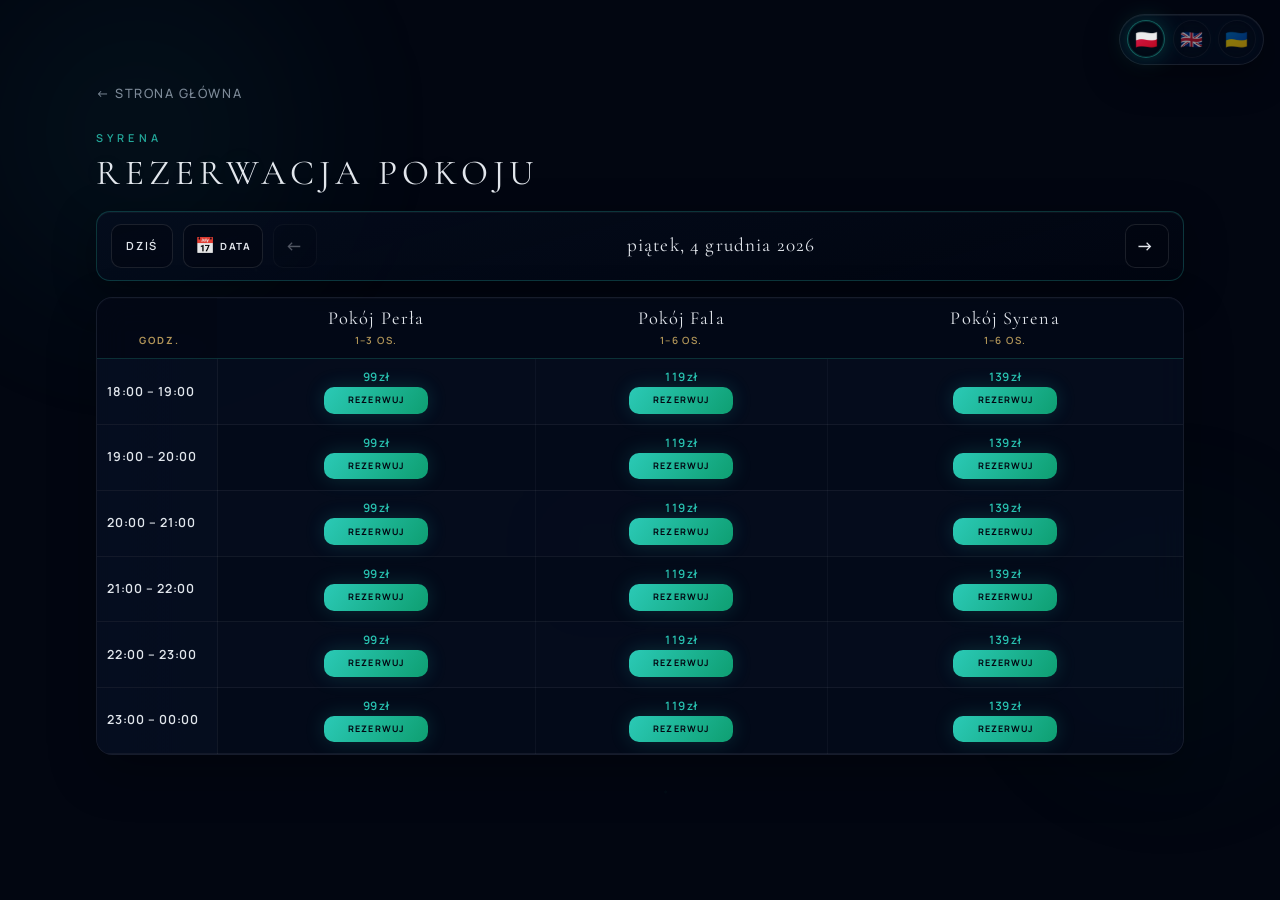
<file: syrena/rezerwacja-pokoju.html>
<!DOCTYPE html>
<html lang="pl">
<head>
  <meta charset="UTF-8" />
  <meta name="viewport" content="width=device-width, initial-scale=1, viewport-fit=cover" />
  <meta name="color-scheme" content="dark" />
  <meta name="theme-color" media="(prefers-color-scheme: dark)" content="#020611" />
  <meta name="description" content="Wybierz datę i godzinę — rezerwacja pokoju karaoke SYRENA." />
  <title>SYRENA — Rezerwacja pokoju</title>
  <link rel="preconnect" href="https://fonts.googleapis.com" />
  <link rel="preconnect" href="https://fonts.gstatic.com" crossorigin />
  <link href="https://fonts.googleapis.com/css2?family=Cormorant+Garamond:ital,wght@0,400;0,600;1,400&family=Manrope:wght@300;400;500;600&display=swap" rel="stylesheet" />
  <link rel="stylesheet" href="styles.css" />
</head>
<body data-syrena-page="rez">
  <a class="skip-link" href="#rez-main" data-i18n="rez_page.skip">Przejdź do treści</a>
  <div class="lang-switcher" role="group" data-i18n-aria-label="lang.switcher_aria">
    <button type="button" class="lang-switcher__btn is-active" data-lang="pl" aria-pressed="true">
      <span class="lang-switcher__flag" aria-hidden="true">🇵🇱</span><span class="visually-hidden" data-i18n="lang.pl">Polski</span>
    </button>
    <button type="button" class="lang-switcher__btn" data-lang="en" aria-pressed="false">
      <span class="lang-switcher__flag" aria-hidden="true">🇬🇧</span><span class="visually-hidden" data-i18n="lang.en">English</span>
    </button>
    <button type="button" class="lang-switcher__btn" data-lang="uk" aria-pressed="false">
      <span class="lang-switcher__flag" aria-hidden="true">🇺🇦</span><span class="visually-hidden" data-i18n="lang.uk">Українська</span>
    </button>
  </div>

  <div class="ambient" aria-hidden="true">
    <div class="ambient__orb ambient__orb--1"></div>
    <div class="ambient__orb ambient__orb--2"></div>
    <div class="ambient__orb ambient__orb--3"></div>
    <div class="ambient__bubbles"></div>
    <div class="ambient__rays"></div>
  </div>

  <div id="rez-site" class="rez-page">
    <main id="rez-main">
      <a class="rez-page__back" href="index.html#pokoje" data-i18n="rez_page.back">← Strona główna</a>

      <p class="rez-page__kicker" data-i18n="rez_page.kicker">SYRENA</p>
      <h1 class="rez-page__title" data-i18n="rez_page.heading">REZERWACJA POKOJU</h1>

      <div class="rez-datebar" data-rez-datebar role="toolbar" data-i18n-aria-label="rez_page.datebar_aria">
        <button type="button" class="rez-datebar__btn" data-rez-today data-i18n="booking.today">Dziś</button>
        <button type="button" class="rez-datebar__btn rez-datebar__btn--icon" data-rez-open-cal data-i18n-aria-label="booking.pick_date_aria" aria-label="Kalendarz">
          <span aria-hidden="true">📅</span>
          <span data-i18n="booking.date_word" class="rez-datebar__cal-word">data</span>
        </button>
        <input type="date" class="rez-datebar__native" data-rez-date-native tabindex="-1" aria-hidden="true" />
        <button type="button" class="rez-datebar__btn rez-datebar__btn--arrow" data-rez-prev data-i18n-aria-label="booking.prev_aria" aria-label="←">←</button>
        <div class="rez-datebar__label" data-rez-date-label></div>
        <button type="button" class="rez-datebar__btn rez-datebar__btn--arrow" data-rez-next data-i18n-aria-label="booking.next_aria" aria-label="→">→</button>
      </div>

      <div class="rez-schedule-shell">
        <table class="rez-matrix" data-rez-matrix role="grid" data-i18n-aria-label="booking.matrix_aria">
          <thead>
            <tr>
              <th class="rez-matrix__corner" scope="col">
                <span class="rez-matrix__corner-inner" data-i18n="rez_page.matrix_time_col">Godz.</span>
              </th>
              <th scope="col" class="rez-matrix__room" data-room-col="perla">
                <span class="rez-matrix__room-name" data-i18n="rooms.perla.name">Pokój Perła</span>
                <span class="rez-matrix__room-meta" data-i18n="rooms.perla.meta">1–3 os.</span>
              </th>
              <th scope="col" class="rez-matrix__room" data-room-col="fala">
                <span class="rez-matrix__room-name" data-i18n="rooms.fala.name">Pokój Fala</span>
                <span class="rez-matrix__room-meta" data-i18n="rooms.fala.meta">1–6 os.</span>
              </th>
              <th scope="col" class="rez-matrix__room" data-room-col="syrena">
                <span class="rez-matrix__room-name" data-i18n="rooms.syrena.name">Pokój Syrena</span>
                <span class="rez-matrix__room-meta" data-i18n="rooms.syrena.meta">1–6 os.</span>
              </th>
            </tr>
          </thead>
          <tbody data-rez-matrix-body></tbody>
        </table>
      </div>
    </main>
  </div>

  <aside
    id="rez-cart-bar"
    class="rez-cart"
    data-rez-cart
    hidden
    aria-live="polite"
    data-i18n-aria-label="rez_cart.aria"
  >
    <div class="rez-cart__inner">
      <div class="rez-cart__head">
        <h2 class="rez-cart__title" data-i18n="rez_cart.title">Koszyk rezerwacji</h2>
        <p class="rez-cart__hint" data-i18n="rez_cart.hint"></p>
      </div>
      <div class="rez-cart__list-wrap">
        <ul class="rez-cart__list" data-rez-cart-list></ul>
      </div>
      <div class="rez-cart__side">
        <div class="rez-cart__total">
          <span class="rez-cart__total-label" data-i18n="rez_cart.total_label">Razem</span>
          <span data-rez-cart-total>0</span>
          <span data-i18n="booking.currency">zł</span>
        </div>
        <button type="button" class="rez-cart__checkout" data-rez-checkout disabled data-i18n="rez_cart.checkout">
          Przejdź do płatności
        </button>
      </div>
    </div>
  </aside>

  <div
    id="rez-pay-modal"
    class="rez-confirm rez-pay"
    role="dialog"
    aria-modal="true"
    aria-labelledby="rez-pay-title"
    aria-hidden="true"
    hidden
  >
    <div class="rez-confirm__backdrop" data-rez-pay-dismiss tabindex="-1" aria-hidden="true"></div>
    <div class="rez-confirm__dialog">
      <button
        type="button"
        class="rez-confirm__close"
        data-rez-pay-dismiss
        data-i18n-aria-label="rez_pay.close_aria"
        aria-label="Zamknij"
      >
        ×
      </button>
      <div class="rez-pay__step-main" data-rez-pay-step-main>
        <p class="rez-pay__eyebrow" data-i18n="rez_pay.subtitle">Podsumowanie</p>
        <h2 id="rez-pay-title" class="rez-pay__title" data-i18n="rez_pay.title">Sposób płatności</h2>
        <div class="rez-pay__lines-wrap">
          <ul class="rez-pay__lines" data-rez-pay-lines></ul>
        </div>
        <div class="rez-pay__total-bar">
          <small data-i18n="rez_cart.total_label">Razem</small>
          <span data-rez-pay-total-num>0</span>
          <span data-i18n="booking.currency">zł</span>
        </div>
        <fieldset class="rez-pay__methods">
          <legend data-i18n="rez_pay.methods_legend">Wybierz metodę</legend>
          <div class="rez-pay__method-grid">
            <label class="rez-pay__method">
              <input type="radio" name="rez-pay-method" value="card" class="rez-pay__method-input" checked />
              <span class="rez-pay__method-ui" data-i18n="rez_pay.method_card">Karta płatnicza</span>
            </label>
            <label class="rez-pay__method">
              <input type="radio" name="rez-pay-method" value="blik" class="rez-pay__method-input" />
              <span class="rez-pay__method-ui" data-i18n="rez_pay.method_blik">BLIK</span>
            </label>
            <label class="rez-pay__method">
              <input type="radio" name="rez-pay-method" value="p24" class="rez-pay__method-input" />
              <span class="rez-pay__method-ui" data-i18n="rez_pay.method_p24">Przelewy24</span>
            </label>
            <label class="rez-pay__method">
              <input type="radio" name="rez-pay-method" value="apple" class="rez-pay__method-input" />
              <span class="rez-pay__method-ui" data-i18n="rez_pay.method_apple">Apple Pay</span>
            </label>
            <label class="rez-pay__method">
              <input type="radio" name="rez-pay-method" value="google" class="rez-pay__method-input" />
              <span class="rez-pay__method-ui" data-i18n="rez_pay.method_google">Google Pay</span>
            </label>
          </div>
        </fieldset>
        <div class="rez-pay__actions">
          <button type="button" class="rez-confirm__btn rez-confirm__btn--primary" data-rez-pay-submit data-i18n="rez_pay.pay_now">
            Zapłać teraz
          </button>
          <button type="button" class="rez-confirm__btn rez-confirm__btn--ghost" data-rez-pay-dismiss data-i18n="rez_pay.cancel">Anuluj</button>
        </div>
      </div>
      <div class="rez-pay__processing" hidden data-rez-pay-step-processing>
        <p class="rez-pay__processing-text" data-i18n="rez_pay.processing">Przetwarzanie płatności…</p>
      </div>
    </div>
  </div>
  <div class="rez-toast" id="rez-toast" role="status" aria-live="polite" aria-atomic="true" hidden data-rez-toast></div>

  <script src="i18n/translations.js"></script>
  <script src="i18n/i18n.js"></script>
  <script src="rez-page.js"></script>
</body>
</html>
</file>
<file: syrena/styles.css>
/* SYRENA — landing + booking overlay */

:root {
  --bg-deep: #020611;
  --bg-ocean: #050d1f;
  --teal: #2dd4bf;
  --emerald: #10b981;
  --gold: #c9a962;
  --text: rgba(245, 250, 255, 0.92);
  --text-muted: rgba(200, 215, 230, 0.62);
  --glass: rgba(8, 18, 40, 0.5);
  --glass-border: rgba(255, 255, 255, 0.07);
  --font-display: "Cormorant Garamond", Georgia, serif;
  --font-ui: "Manrope", system-ui, sans-serif;
  --ease-out: cubic-bezier(0.22, 1, 0.36, 1);
  --reveal-ease: cubic-bezier(0.16, 1, 0.3, 1);
  --reveal-duration: 1.85s;
  --reveal-duration-long: 2.1s;
  --header-h: 4rem;
  --radius: 16px;
  /* Minimum comfortable tap target (~44px) */
  --tap-min: 2.75rem;
}

*,
*::before,
*::after {
  box-sizing: border-box;
}

html {
  scroll-behavior: smooth;
  -webkit-text-size-adjust: 100%;
  text-size-adjust: 100%;
}

@media (prefers-reduced-motion: reduce) {
  html {
    scroll-behavior: auto;
  }
}

body {
  margin: 0;
  font-family: var(--font-ui);
  font-size: clamp(0.9375rem, 0.88rem + 0.28vw, 1rem);
  line-height: 1.62;
  color: var(--text);
  background: var(--bg-deep);
  overflow-x: hidden;
}

body.is-booking-open,
body.is-voucher-open {
  overflow: hidden;
}

body.is-menu-open {
  overflow: hidden;
}

/* Language switcher */
.lang-switcher {
  position: fixed;
  top: max(0.85rem, env(safe-area-inset-top, 0px));
  right: max(1rem, env(safe-area-inset-right, 0px));
  z-index: 60;
  display: flex;
  align-items: center;
  gap: 0.45rem;
  padding: 0.35rem 0.45rem;
  border-radius: 999px;
  border: 1px solid rgba(255, 255, 255, 0.09);
  background: rgba(5, 13, 31, 0.55);
  backdrop-filter: blur(14px);
  -webkit-backdrop-filter: blur(14px);
  box-shadow: 0 12px 36px rgba(0, 0, 0, 0.35), inset 0 1px 0 rgba(255, 255, 255, 0.05);
  transition: border-color 0.35s var(--ease-out), box-shadow 0.35s var(--ease-out), transform 0.35s var(--ease-out);
}

@media (max-width: 899px) {
  .lang-switcher {
    top: max(0.65rem, env(safe-area-inset-top, 0px));
    right: max(4.25rem, calc(0.65rem + env(safe-area-inset-right, 0px)));
    padding: 0.28rem 0.38rem;
    gap: 0.35rem;
  }
}

.lang-switcher:hover {
  border-color: rgba(45, 212, 191, 0.22);
  box-shadow: 0 14px 42px rgba(0, 0, 0, 0.38), 0 0 28px rgba(45, 212, 191, 0.08),
    inset 0 1px 0 rgba(255, 255, 255, 0.06);
}

.lang-switcher__btn {
  width: 38px;
  height: 38px;
  border-radius: 50%;
  display: grid;
  place-items: center;
  border: 1px solid rgba(255, 255, 255, 0.08);
  background: rgba(2, 6, 17, 0.45);
  opacity: 0.58;
  transition: opacity 0.35s var(--ease-out), transform 0.35s var(--ease-out), border-color 0.35s,
    box-shadow 0.35s var(--ease-out), background 0.35s;
}

.lang-switcher__btn:hover {
  opacity: 0.92;
  transform: translateY(-1px);
  border-color: rgba(201, 169, 98, 0.28);
  box-shadow: 0 0 18px rgba(201, 169, 98, 0.18);
}

.lang-switcher__btn.is-active {
  opacity: 1;
  border-color: rgba(45, 212, 191, 0.42);
  box-shadow: 0 0 22px rgba(45, 212, 191, 0.22), inset 0 0 0 1px rgba(45, 212, 191, 0.12);
  background: rgba(2, 6, 17, 0.62);
}

.lang-switcher__flag {
  font-size: 1.15rem;
  line-height: 1;
  filter: drop-shadow(0 0 10px rgba(45, 212, 191, 0.12));
}

@media (max-width: 899px) {
  .lang-switcher__btn {
    width: 34px;
    height: 34px;
  }
  .lang-switcher__flag {
    font-size: 1.05rem;
  }
}

#site.lang-fade,
#booking-overlay.lang-fade,
#menu-modal.lang-fade,
#voucher-modal.lang-fade,
#rez-site.lang-fade,
#rez-cart-bar.lang-fade,
#rez-pay-modal.lang-fade {
  opacity: 0.72;
  transition: opacity 0.28s var(--ease-out);
}

@media (prefers-reduced-motion: reduce) {
  #site.lang-fade,
  #booking-overlay.lang-fade,
  #menu-modal.lang-fade,
  #voucher-modal.lang-fade,
  #rez-site.lang-fade,
  #rez-cart-bar.lang-fade,
  #rez-pay-modal.lang-fade {
    transition: none;
    opacity: 1 !important;
  }
}

body.is-booking-open .voucher-fab {
  opacity: 0;
  pointer-events: none;
  transform: translateX(8px);
  transition: opacity 0.3s, transform 0.3s;
}

#hero,
#przestrzen,
#pokoje,
#bar,
#evolution,
#eventy,
#atmosfera,
#kontakt {
  scroll-margin-top: calc(var(--header-h) + 0.75rem);
}

/* Scroll reveal — .reveal-visible toggled via Intersection Observer / booking open */
.reveal {
  opacity: 0;
  transform: translate3d(0, 28px, 0);
  filter: blur(4px);
  transition:
    opacity var(--reveal-duration) var(--reveal-ease),
    transform var(--reveal-duration-long) var(--reveal-ease),
    filter var(--reveal-duration-long) var(--reveal-ease);
}

.reveal.reveal-visible {
  opacity: 1;
  transform: translate3d(0, 0, 0);
  filter: blur(0);
}

img {
  max-width: 100%;
  display: block;
}

a {
  color: inherit;
  text-decoration: none;
}

button {
  font: inherit;
  cursor: pointer;
  border: none;
  background: none;
  color: inherit;
}

.visually-hidden {
  position: absolute;
  width: 1px;
  height: 1px;
  padding: 0;
  margin: -1px;
  overflow: hidden;
  clip: rect(0, 0, 0, 0);
  white-space: nowrap;
  border: 0;
}

.skip-link {
  position: fixed;
  top: max(0.75rem, env(safe-area-inset-top, 0px));
  left: max(0.75rem, env(safe-area-inset-left, 0px));
  z-index: 3000;
  padding: 0.5rem 1rem;
  background: var(--bg-ocean);
  border: 1px solid var(--glass-border);
  border-radius: 8px;
  font-size: 0.8125rem;
  transform: translateY(-160%);
  transition: transform 0.25s var(--ease-out);
}

.skip-link:focus {
  transform: translateY(0);
  outline: 1px solid var(--teal);
  outline-offset: 2px;
}

/* Ambient */
.ambient {
  position: fixed;
  inset: 0;
  z-index: 0;
  pointer-events: none;
  overflow: hidden;
}

.ambient__orb {
  position: absolute;
  border-radius: 50%;
  filter: blur(88px);
  opacity: 0.4;
  animation: drift 32s var(--ease-out) infinite;
}

.ambient__orb--1 {
  width: min(55vw, 480px);
  height: min(55vw, 480px);
  top: -12%;
  left: -8%;
  background: radial-gradient(circle, rgba(45, 212, 191, 0.2) 0%, transparent 72%);
}

.ambient__orb--2 {
  width: min(45vw, 380px);
  height: min(45vw, 380px);
  bottom: 8%;
  right: -6%;
  background: radial-gradient(circle, rgba(16, 185, 129, 0.14) 0%, transparent 68%);
  animation-delay: -11s;
  animation-duration: 38s;
}

.ambient__orb--3 {
  width: min(34vw, 280px);
  height: min(34vw, 280px);
  top: 45%;
  left: 36%;
  background: radial-gradient(circle, rgba(201, 169, 98, 0.06) 0%, transparent 62%);
  animation-delay: -18s;
  animation-duration: 44s;
}

.ambient__bubbles {
  position: absolute;
  inset: 0;
  background-image: radial-gradient(circle at 20% 30%, rgba(255, 255, 255, 0.025) 0 1px, transparent 2px),
    radial-gradient(circle at 78% 58%, rgba(255, 255, 255, 0.02) 0 1px, transparent 2px),
    radial-gradient(circle at 52% 88%, rgba(45, 212, 191, 0.03) 0 1px, transparent 2px);
  animation: shimmer 14s ease-in-out infinite;
}

.ambient__rays {
  position: absolute;
  inset: -25%;
  background: conic-gradient(from 210deg at 50% 0%, transparent 42%, rgba(45, 212, 191, 0.035) 50%, transparent 58%);
  opacity: 0.65;
  animation: rays 26s linear infinite;
}

@keyframes drift {
  0%,
  100% {
    transform: translate(0, 0) scale(1);
  }
  45% {
    transform: translate(3%, 3%) scale(1.04);
  }
  75% {
    transform: translate(-2%, 2%) scale(0.98);
  }
}

@keyframes shimmer {
  0%,
  100% {
    opacity: 0.48;
  }
  50% {
    opacity: 0.78;
  }
}

@keyframes rays {
  to {
    transform: rotate(360deg);
  }
}

/* Site shell */
.site {
  position: relative;
  z-index: 1;
  width: 100%;
  max-width: 100%;
  overflow-x: clip;
}

/* Header */
.header {
  position: fixed;
  top: 0;
  left: 0;
  right: 0;
  z-index: 50;
  height: var(--header-h);
  border-bottom: 1px solid transparent;
  transition: background 0.4s var(--ease-out), border-color 0.4s, backdrop-filter 0.4s;
}

.header.is-scrolled {
  background: rgba(2, 6, 17, 0.78);
  backdrop-filter: blur(18px);
  -webkit-backdrop-filter: blur(18px);
  border-bottom-color: var(--glass-border);
}

.header__inner {
  max-width: 1120px;
  margin: 0 auto;
  padding: 0 max(1.25rem, env(safe-area-inset-right, 0px)) 0 max(1.25rem, env(safe-area-inset-left, 0px));
  height: 100%;
  display: flex;
  align-items: center;
  justify-content: space-between;
  gap: 1rem;
}

.logo {
  font-family: var(--font-display);
  font-size: 1.2rem;
  font-weight: 600;
  letter-spacing: 0.3em;
  padding: 0.35rem 0;
  transition: color 0.3s, text-shadow 0.3s;
}

.logo:hover {
  color: var(--teal);
  text-shadow: 0 0 24px rgba(45, 212, 191, 0.3);
}

.nav {
  display: none;
  align-items: center;
  gap: 1.75rem;
}

@media (min-width: 900px) {
  .nav {
    display: flex;
    gap: 1rem;
  }
}

@media (min-width: 900px) and (max-width: 1080px) {
  .nav__link {
    font-size: 0.65rem;
    letter-spacing: 0.09em;
  }
}

.nav__link {
  font-size: 0.75rem;
  font-weight: 500;
  letter-spacing: 0.14em;
  text-transform: uppercase;
  color: var(--text-muted);
  transition: color 0.3s, text-shadow 0.3s;
}

.nav__link:hover {
  color: var(--text);
  text-shadow: 0 0 18px rgba(201, 169, 98, 0.2);
}

.nav__burger {
  display: flex;
  flex-direction: column;
  justify-content: center;
  gap: 6px;
  width: 44px;
  height: 44px;
  border-radius: 12px;
  border: 1px solid var(--glass-border);
  background: rgba(5, 13, 31, 0.5);
}

@media (min-width: 900px) {
  .nav__burger {
    display: none;
  }
}

.nav__burger span {
  display: block;
  width: 18px;
  height: 1.5px;
  margin: 0 auto;
  background: currentColor;
  border-radius: 1px;
  transition: transform 0.35s var(--ease-out), opacity 0.25s;
}

.nav__burger[aria-expanded="true"] span:first-child {
  transform: translateY(3.75px) rotate(45deg);
}

.nav__burger[aria-expanded="true"] span:last-child {
  transform: translateY(-3.75px) rotate(-45deg);
}

.nav__drawer {
  position: fixed;
  top: var(--header-h);
  left: 0;
  right: 0;
  padding: 1rem max(1.25rem, env(safe-area-inset-right, 0px)) max(1.5rem, calc(0.75rem + env(safe-area-inset-bottom, 0px)))
    max(1.25rem, env(safe-area-inset-left, 0px));
  background: rgba(5, 13, 31, 0.96);
  backdrop-filter: blur(16px);
  border-bottom: 1px solid var(--glass-border);
  display: flex;
  flex-direction: column;
  gap: 0.5rem;
  z-index: 45;
  transform: translateY(-100%);
  opacity: 0;
  visibility: hidden;
  pointer-events: none;
  transition: transform 0.4s var(--ease-out), opacity 0.35s, visibility 0.35s;
}

.nav__drawer.is-open {
  transform: translateY(0);
  opacity: 1;
  visibility: visible;
  pointer-events: auto;
}

.nav__drawer-link {
  display: flex;
  align-items: center;
  min-height: var(--tap-min);
  padding: 0.65rem 0;
  font-size: 0.8125rem;
  letter-spacing: 0.12em;
  text-transform: uppercase;
  color: var(--text-muted);
  border-bottom: 1px solid var(--glass-border);
}

.nav__drawer-link:hover {
  color: var(--text);
}

/* Buttons */
.btn {
  display: inline-flex;
  align-items: center;
  justify-content: center;
  min-height: max(2.85rem, var(--tap-min));
  padding: 0.55rem 1.5rem;
  font-size: 0.75rem;
  font-weight: 600;
  letter-spacing: 0.14em;
  text-transform: uppercase;
  border-radius: 999px;
  transition: transform 0.35s var(--ease-out), box-shadow 0.35s, border-color 0.35s, background 0.35s, color 0.35s;
}

.btn--nav {
  display: none;
  border: 1px solid rgba(201, 169, 98, 0.35);
  background: rgba(201, 169, 98, 0.06);
  color: var(--gold);
}

@media (min-width: 900px) {
  .btn--nav {
    display: inline-flex;
  }
}

.btn--primary {
  border: 1px solid rgba(45, 212, 191, 0.35);
  color: var(--bg-deep);
  background: linear-gradient(135deg, rgba(45, 212, 191, 0.95), rgba(16, 185, 129, 0.88));
  box-shadow: 0 0 0 1px rgba(45, 212, 191, 0.1), 0 10px 36px rgba(45, 212, 191, 0.16);
}

.btn--primary:hover {
  transform: translateY(-2px);
  box-shadow: 0 0 0 1px rgba(201, 169, 98, 0.28), 0 14px 44px rgba(45, 212, 191, 0.24),
    0 0 48px rgba(201, 169, 98, 0.07);
}

.btn--ghost {
  border: 1px solid rgba(255, 255, 255, 0.14);
  background: rgba(5, 13, 31, 0.35);
  color: var(--text);
}

.btn--ghost:hover {
  border-color: rgba(45, 212, 191, 0.28);
  transform: translateY(-2px);
  color: var(--text);
}

.btn--block {
  width: 100%;
  margin-top: 0.5rem;
}

.btn--wide {
  width: 100%;
  max-width: 420px;
  margin-top: 1.5rem;
}

/* Hero */
.hero {
  position: relative;
  min-height: 100vh;
  min-height: 100dvh;
  display: flex;
  flex-direction: column;
  align-items: center;
  justify-content: center;
  text-align: center;
  padding: calc(var(--header-h) + env(safe-area-inset-top, 0px) + 2rem) max(1.15rem, env(safe-area-inset-right, 0px))
    max(4rem, env(safe-area-inset-bottom, 0px)) max(1.15rem, env(safe-area-inset-left, 0px));
  background: radial-gradient(ellipse 90% 60% at 50% -15%, rgba(45, 212, 191, 0.07), transparent 55%),
    radial-gradient(ellipse 70% 45% at 50% 110%, rgba(5, 13, 31, 0.85), var(--bg-deep));
}

.hero__symbol {
  position: absolute;
  bottom: 12vh;
  left: 50%;
  transform: translateX(-50%);
  width: min(90vw, 420px);
  color: var(--teal);
  opacity: 0.42;
  pointer-events: none;
}

.hero__wave-path {
  transform-origin: 50% 100%;
  animation: waveFloat 10s ease-in-out infinite;
  opacity: 0.38;
}

.hero__wave-path--2 {
  animation-duration: 13s;
  animation-delay: -4s;
  opacity: 0.2;
}

@keyframes waveFloat {
  0%,
  100% {
    transform: translateY(0) scaleY(1);
  }
  50% {
    transform: translateY(-5px) scaleY(1.08);
    opacity: 0.55;
  }
}

.hero__ripples {
  display: flex;
  justify-content: center;
  gap: 0.45rem;
  margin-top: 0.5rem;
}

.hero__ripples span {
  width: 5px;
  height: 5px;
  border-radius: 50%;
  background: var(--teal);
  opacity: 0.28;
  animation: ripple 3.2s ease-in-out infinite;
}

.hero__ripples span:nth-child(2) {
  animation-delay: 0.55s;
}

.hero__ripples span:nth-child(3) {
  animation-delay: 1.05s;
}

@keyframes ripple {
  0%,
  100% {
    transform: scale(1);
  }
  50% {
    transform: scale(1.35);
    box-shadow: 0 0 16px rgba(45, 212, 191, 0.12);
  }
}

.eyebrow {
  margin: 0 0 0.75rem;
  font-size: 0.6875rem;
  font-weight: 600;
  letter-spacing: 0.28em;
  text-transform: uppercase;
  color: var(--gold);
  opacity: 0.88;
}

.hero__title {
  margin: 0 0 1rem;
  font-family: var(--font-display);
  font-size: clamp(3.25rem, 12vw, 5.75rem);
  font-weight: 400;
  letter-spacing: 0.38em;
  padding-left: 0.38em;
  line-height: 1.02;
  background: linear-gradient(185deg, #f2f8ff 0%, rgba(195, 218, 235, 0.78) 45%, rgba(45, 212, 191, 0.4) 100%);
  -webkit-background-clip: text;
  background-clip: text;
  color: transparent;
  filter: drop-shadow(0 0 32px rgba(45, 212, 191, 0.1));
}

.hero__lead {
  margin: 0 auto 2rem;
  max-width: min(26rem, 100%);
  font-size: clamp(0.95rem, 2.5vw, 1.1rem);
  font-weight: 300;
  color: var(--text-muted);
  line-height: 1.75;
}

.hero__actions {
  display: flex;
  flex-wrap: wrap;
  gap: 0.75rem;
  justify-content: center;
}

/* Sections */
.section {
  position: relative;
  padding: clamp(3.25rem, 10vw, 5rem) max(1rem, env(safe-area-inset-right, 0px)) clamp(3.25rem, 10vw, 5rem)
    max(1rem, env(safe-area-inset-left, 0px));
}

.section--alt {
  background: linear-gradient(180deg, var(--bg-deep) 0%, var(--bg-ocean) 45%, var(--bg-deep) 100%);
}

.section__inner {
  max-width: 1120px;
  margin: 0 auto;
}

.section__inner--split {
  display: grid;
  gap: 2.5rem;
  align-items: center;
}

@media (min-width: 880px) {
  .section__inner--split {
    grid-template-columns: 1fr 1fr;
  }
}

.section__inner--narrow {
  max-width: 520px;
}

.section__title {
  margin: 0 0 1rem;
  font-family: var(--font-display);
  font-size: clamp(2rem, 5vw, 2.85rem);
  font-weight: 400;
  letter-spacing: 0.06em;
}

.section__intro,
.section__text {
  margin: 0 0 1.5rem;
  max-width: 38rem;
  color: var(--text-muted);
  font-weight: 300;
}

.section__text {
  line-height: 1.75;
}

/* Room grid */
.room-grid {
  display: grid;
  grid-template-columns: 1fr;
  gap: 1.1rem;
}

@media (min-width: 640px) {
  .room-grid {
    grid-template-columns: repeat(2, 1fr);
  }
}

@media (min-width: 960px) {
  .room-grid--three {
    grid-template-columns: repeat(3, 1fr);
  }
}

.room-tile {
  display: block;
  text-align: left;
  color: inherit;
  text-decoration: none;
  border-radius: var(--radius);
  overflow: hidden;
  border: 1px solid var(--glass-border);
  background: var(--glass);
  backdrop-filter: blur(18px);
  -webkit-backdrop-filter: blur(18px);
  box-shadow: 0 18px 50px rgba(0, 0, 0, 0.28), inset 0 1px 0 rgba(255, 255, 255, 0.04);
  transition: transform 0.4s var(--ease-out), border-color 0.4s, box-shadow 0.4s;
}

.room-tile:hover {
  transform: translateY(-6px);
  border-color: rgba(45, 212, 191, 0.22);
  box-shadow: 0 22px 60px rgba(0, 0, 0, 0.32), 0 0 40px rgba(45, 212, 191, 0.08),
    inset 0 1px 0 rgba(255, 255, 255, 0.06);
}

.room-tile:focus-visible {
  outline: 2px solid rgba(45, 212, 191, 0.5);
  outline-offset: 3px;
}

.room-tile__visual {
  position: relative;
  overflow: hidden;
  width: 100%;
  min-height: 220px;
  height: clamp(220px, 28vw, 280px);
  background-color: #020611;
  background-repeat: no-repeat;
  background-position: center;
  background-size: cover;
  transform: scale(1);
  transform-origin: center center;
  transition: transform 0.85s var(--ease-out);
}

/* Perła — warm pearl / champagne */
.room-tile__visual--perla {
  background-image:
    radial-gradient(ellipse 95% 75% at 78% 12%, rgba(201, 169, 98, 0.42), transparent 52%),
    radial-gradient(ellipse 70% 55% at 18% 88%, rgba(130, 90, 60, 0.28), transparent 55%),
    radial-gradient(ellipse 80% 60% at 50% 50%, rgba(255, 248, 235, 0.06), transparent 60%),
    linear-gradient(165deg, #121c32 0%, #050d1f 48%, #020611 100%);
}

/* Fala — teal ocean */
.room-tile__visual--fala {
  background-image:
    radial-gradient(ellipse 110% 85% at 50% 105%, rgba(45, 212, 191, 0.28), transparent 58%),
    radial-gradient(ellipse 55% 45% at 88% 22%, rgba(16, 185, 129, 0.22), transparent 52%),
    radial-gradient(ellipse 60% 50% at 12% 40%, rgba(6, 182, 212, 0.12), transparent 55%),
    linear-gradient(195deg, #031428 0%, #050d1f 52%, #020611 100%);
}

/* Syrena — deep sea rays */
.room-tile__visual--syrena {
  background-image:
    repeating-linear-gradient(
      -14deg,
      transparent 0,
      transparent 46px,
      rgba(45, 212, 191, 0.055) 46px,
      rgba(45, 212, 191, 0.055) 50px
    ),
    radial-gradient(ellipse 130% 100% at 50% -5%, rgba(45, 212, 191, 0.32), transparent 48%),
    radial-gradient(ellipse 70% 55% at 85% 75%, rgba(16, 185, 129, 0.18), transparent 55%),
    linear-gradient(185deg, #051830 0%, #050d1f 45%, #020611 100%);
}

.room-tile:hover .room-tile__visual {
  transform: scale(1.06);
}

/* Cinematic dark overlays + room-specific tint */
.room-tile__visual::after {
  content: "";
  position: absolute;
  inset: 0;
  z-index: 1;
  pointer-events: none;
}

.room-tile__visual--perla::after {
  background: linear-gradient(195deg, rgba(2, 6, 17, 0.45) 0%, transparent 40%, rgba(2, 6, 17, 0.9) 100%),
    linear-gradient(90deg, rgba(2, 6, 17, 0.35) 0%, transparent 52%),
    radial-gradient(ellipse 80% 55% at 80% 20%, rgba(201, 169, 98, 0.12), transparent 50%);
}

.room-tile__visual--fala::after {
  background: linear-gradient(180deg, rgba(2, 6, 17, 0.42) 0%, transparent 28%, rgba(2, 6, 17, 0.92) 100%),
    linear-gradient(125deg, rgba(2, 6, 17, 0.48) 0%, transparent 42%),
    radial-gradient(ellipse 90% 65% at 50% 110%, rgba(45, 212, 191, 0.14), transparent 50%),
    radial-gradient(ellipse 60% 45% at 85% 25%, rgba(16, 185, 129, 0.1), transparent 45%);
}

.room-tile__visual--syrena::after {
  background: linear-gradient(180deg, rgba(2, 6, 17, 0.52) 0%, rgba(2, 6, 17, 0.2) 36%, rgba(2, 6, 17, 0.94) 100%),
    linear-gradient(210deg, rgba(2, 6, 17, 0.55) 0%, transparent 44%),
    radial-gradient(ellipse 85% 60% at 40% 100%, rgba(16, 185, 129, 0.12), transparent 55%),
    radial-gradient(ellipse 45% 40% at 92% 18%, rgba(201, 169, 98, 0.06), transparent 50%);
}

.room-tile__body {
  padding: clamp(1rem, 3vw, 1.15rem) clamp(1rem, 3.5vw, 1.25rem) clamp(1.15rem, 3vw, 1.35rem);
}

.room-tile__name {
  margin: 0 0 0.25rem;
  font-family: var(--font-display);
  font-size: 1.45rem;
  letter-spacing: 0.04em;
}

.room-tile__meta {
  margin: 0 0 0.5rem;
  font-size: 0.75rem;
  letter-spacing: 0.12em;
  text-transform: uppercase;
  color: var(--gold);
  opacity: 0.9;
}

.room-tile__desc {
  margin: 0;
  font-size: 0.9rem;
  color: var(--text-muted);
  font-weight: 300;
  line-height: 1.55;
}

.room-tile__cta {
  display: inline-flex;
  align-items: center;
  justify-content: center;
  margin-top: 1rem;
  min-height: var(--tap-min);
  padding: 0.65rem 1.1rem;
  width: 100%;
  font-family: var(--font-ui);
  font-size: 0.72rem;
  font-weight: 600;
  letter-spacing: 0.2em;
  text-transform: uppercase;
  color: var(--bg-deep);
  background: linear-gradient(120deg, rgba(45, 212, 191, 0.95), rgba(16, 185, 129, 0.88));
  border-radius: 10px;
  border: 1px solid rgba(255, 255, 255, 0.12);
  box-shadow: 0 0 22px rgba(45, 212, 191, 0.2);
  transition: box-shadow 0.35s var(--ease-out), transform 0.35s var(--ease-out);
}

.room-tile:hover .room-tile__cta {
  box-shadow: 0 0 28px rgba(45, 212, 191, 0.35);
  transform: translateY(-1px);
}

/* Bar panel */
.bar-panel {
  min-height: 260px;
  border-radius: var(--radius);
  border: 1px solid var(--glass-border);
  background: linear-gradient(145deg, rgba(5, 13, 31, 0.9), rgba(2, 6, 17, 0.6)),
    radial-gradient(ellipse at 30% 30%, rgba(45, 212, 191, 0.1), transparent 55%);
  box-shadow: inset 0 0 80px rgba(0, 0, 0, 0.25);
}

.events-panel {
  min-height: 260px;
  border-radius: var(--radius);
  border: 1px solid var(--glass-border);
  background: linear-gradient(155deg, rgba(2, 6, 17, 0.85), rgba(5, 13, 31, 0.65)),
    radial-gradient(ellipse at 70% 40%, rgba(201, 169, 98, 0.08), transparent 50%),
    radial-gradient(circle at 20% 80%, rgba(45, 212, 191, 0.06), transparent 45%);
  box-shadow: inset 0 0 80px rgba(0, 0, 0, 0.28);
}

/* —— Nasza przestrzeń —— */
.space {
  position: relative;
  padding: clamp(3.5rem, 8vw, 5.5rem) max(1.25rem, env(safe-area-inset-right, 0px)) clamp(3.5rem, 8vw, 5.5rem)
    max(1.25rem, env(safe-area-inset-left, 0px));
  overflow: hidden;
  background: radial-gradient(ellipse 120% 80% at 50% 0%, rgba(45, 212, 191, 0.06), transparent 55%),
    linear-gradient(180deg, var(--bg-deep) 0%, #030a18 40%, var(--bg-ocean) 100%);
}

.space__deco {
  position: absolute;
  inset: 0;
  pointer-events: none;
  z-index: 0;
}

.space__deco-wave {
  position: absolute;
  left: -15%;
  width: 130%;
  height: 120px;
  border-radius: 50%;
  border: 1px solid rgba(45, 212, 191, 0.08);
  opacity: 0.5;
}

.space__deco-wave--1 {
  bottom: 12%;
  transform: rotate(-2deg);
  animation: spaceWave 18s ease-in-out infinite;
}

.space__deco-wave--2 {
  bottom: 6%;
  height: 100px;
  opacity: 0.28;
  border-color: rgba(201, 169, 98, 0.12);
  animation: spaceWave 22s ease-in-out infinite reverse;
}

.space__deco-glow {
  position: absolute;
  top: 20%;
  right: -10%;
  width: 45vw;
  max-width: 420px;
  height: 45vw;
  max-height: 420px;
  border-radius: 50%;
  background: radial-gradient(circle, rgba(45, 212, 191, 0.08) 0%, transparent 65%);
  filter: blur(40px);
}

@keyframes spaceWave {
  0%,
  100% {
    transform: rotate(-2deg) translateX(0);
  }
  50% {
    transform: rotate(-2deg) translateX(-2%);
  }
}

.space__inner {
  position: relative;
  z-index: 1;
}

.space__header {
  text-align: center;
  max-width: 40rem;
  margin: 0 auto 2.5rem;
}

.space__kicker {
  margin: 0 0 0.35rem;
  font-size: 0.75rem;
  font-weight: 600;
  letter-spacing: 0.38em;
  text-transform: uppercase;
  color: var(--gold);
  opacity: 0.88;
}

.space__main-title {
  margin: 0 0 1rem;
  font-family: var(--font-display);
  font-size: clamp(2.75rem, 9vw, 4.5rem);
  font-weight: 400;
  letter-spacing: 0.28em;
  padding-left: 0.28em;
  line-height: 1.05;
  color: rgba(245, 250, 255, 0.96);
  text-shadow: 0 0 60px rgba(45, 212, 191, 0.08);
}

.space__sub {
  margin: 0;
  font-size: 0.95rem;
  font-weight: 300;
  color: var(--text-muted);
  line-height: 1.65;
}

.space__panel {
  max-width: 1080px;
  margin: 0 auto;
  padding: clamp(1.25rem, 3vw, 2rem);
  border-radius: 20px;
  background: linear-gradient(165deg, rgba(2, 6, 17, 0.92) 0%, rgba(5, 13, 31, 0.88) 100%);
  border: 1px solid rgba(255, 255, 255, 0.06);
  box-shadow: 0 28px 80px rgba(0, 0, 0, 0.45), inset 0 1px 0 rgba(255, 255, 255, 0.04);
}

.space__grid {
  display: grid;
  grid-template-columns: 1fr;
  gap: clamp(1.75rem, 3vw, 2.25rem);
}

@media (min-width: 820px) {
  .space__grid {
    grid-template-columns: repeat(3, 1fr);
    gap: 1.5rem;
  }
}

.space-card {
  position: relative;
  display: flex;
  flex-direction: column;
  align-items: center;
  justify-content: center;
  min-height: clamp(220px, 32vw, 300px);
  padding: 2.5rem 1.25rem 1.75rem;
  margin-top: 0.85rem;
  border-radius: 14px;
  text-decoration: none;
  color: inherit;
  background: rgba(2, 6, 17, 0.55);
  border: 1px solid rgba(45, 212, 191, 0.22);
  box-shadow: 0 12px 40px rgba(0, 0, 0, 0.25), inset 0 1px 0 rgba(255, 255, 255, 0.03);
  transition: transform 0.45s var(--ease-out), border-color 0.45s var(--ease-out), box-shadow 0.45s var(--ease-out),
    background 0.45s;
}

.space-card:hover {
  transform: translateY(-8px);
  border-color: rgba(45, 212, 191, 0.55);
  box-shadow: 0 20px 56px rgba(0, 0, 0, 0.35), 0 0 48px rgba(45, 212, 191, 0.12), inset 0 1px 0 rgba(255, 255, 255, 0.05);
  background: rgba(8, 22, 42, 0.65);
}

.space-card:focus-visible {
  outline: 2px solid rgba(45, 212, 191, 0.55);
  outline-offset: 4px;
}

.space-card__tab {
  position: absolute;
  top: 0;
  left: 50%;
  transform: translate(-50%, -50%);
  padding: 0.45rem 1.15rem;
  font-size: 0.65rem;
  font-weight: 600;
  letter-spacing: 0.2em;
  text-transform: lowercase;
  color: rgba(45, 212, 191, 0.85);
  background: linear-gradient(180deg, #050d1f 0%, #020611 100%);
  border: 1px solid rgba(45, 212, 191, 0.35);
  border-radius: 999px;
  white-space: nowrap;
  transition: color 0.35s, border-color 0.35s, box-shadow 0.35s, background 0.35s;
}

.space-card__tab--gold {
  color: rgba(201, 169, 98, 0.9);
  border-color: rgba(201, 169, 98, 0.35);
}

.space-card:hover .space-card__tab {
  color: var(--teal);
  border-color: rgba(45, 212, 191, 0.65);
  box-shadow: 0 0 24px rgba(45, 212, 191, 0.2);
}

.space-card:hover .space-card__tab--gold {
  color: var(--gold);
  border-color: rgba(201, 169, 98, 0.55);
  box-shadow: 0 0 24px rgba(201, 169, 98, 0.15);
}

.space-card__canvas {
  display: flex;
  align-items: center;
  justify-content: center;
  width: 100%;
  flex: 1;
}

.space-card__icon {
  width: clamp(100px, 28vw, 140px);
  height: clamp(100px, 28vw, 140px);
  color: rgba(45, 212, 191, 0.55);
  transition: color 0.45s var(--ease-out), filter 0.45s;
}

.space-card:hover .space-card__icon {
  color: rgba(45, 212, 191, 0.95);
  filter: drop-shadow(0 0 18px rgba(45, 212, 191, 0.45)) drop-shadow(0 0 36px rgba(45, 212, 191, 0.15));
}

.space-card--bar:hover .space-card__icon {
  filter: drop-shadow(0 0 14px rgba(201, 169, 98, 0.35)) drop-shadow(0 0 28px rgba(45, 212, 191, 0.22));
}

.space-card__icon .space-card__stroke {
  fill: none;
  stroke: currentColor;
  stroke-width: 1.35;
  stroke-linecap: round;
  stroke-linejoin: round;
  vector-effect: non-scaling-stroke;
}

.space-card__stroke--wave {
  opacity: 0.5;
}

.space-card__stroke--accent {
  color: var(--gold);
  stroke: currentColor;
  opacity: 0.75;
}

/* Voucher FAB + modal */
.voucher-fab {
  position: fixed;
  right: clamp(0.75rem, 2vw, 1.25rem);
  bottom: clamp(5rem, 18vh, 8.5rem);
  z-index: 90;
  display: flex;
  flex-direction: column;
  align-items: center;
  gap: 0.2rem;
  padding: 0.65rem 0.55rem 0.5rem;
  min-width: 3.25rem;
  border-radius: 14px;
  border: 1px solid rgba(201, 169, 98, 0.4);
  background: linear-gradient(165deg, rgba(5, 13, 31, 0.95), rgba(2, 6, 17, 0.92));
  color: var(--gold);
  box-shadow: 0 8px 32px rgba(0, 0, 0, 0.35), inset 0 1px 0 rgba(255, 255, 255, 0.05);
  transition: transform 0.35s var(--ease-out), border-color 0.35s, box-shadow 0.35s, color 0.35s;
}

.voucher-fab:hover {
  transform: translateY(-3px);
  border-color: rgba(45, 212, 191, 0.45);
  color: var(--teal);
  box-shadow: 0 12px 40px rgba(0, 0, 0, 0.4), 0 0 36px rgba(45, 212, 191, 0.18), 0 0 24px rgba(201, 169, 98, 0.12);
}

.voucher-fab:focus-visible {
  outline: 2px solid rgba(45, 212, 191, 0.55);
  outline-offset: 3px;
}

.voucher-fab__icon {
  width: 26px;
  height: 26px;
}

.voucher-fab__label {
  font-size: 0.55rem;
  font-weight: 600;
  letter-spacing: 0.18em;
  text-transform: uppercase;
  opacity: 0.9;
}

.voucher-modal {
  position: fixed;
  inset: 0;
  z-index: 180;
  display: flex;
  align-items: center;
  justify-content: center;
  padding: 1.25rem;
  opacity: 0;
  visibility: hidden;
  pointer-events: none;
  transition: opacity 0.35s var(--ease-out), visibility 0.35s step-end;
}

.voucher-modal.is-open {
  opacity: 1;
  visibility: visible;
  pointer-events: auto;
  transition: opacity 0.35s var(--ease-out), visibility 0s step-start;
}

.voucher-modal__backdrop {
  position: absolute;
  inset: 0;
  background: rgba(2, 6, 17, 0.72);
  backdrop-filter: blur(6px);
}

.voucher-modal__dialog {
  position: relative;
  z-index: 1;
  width: 100%;
  max-width: 400px;
  padding: 1.75rem 1.5rem 1.5rem;
  border-radius: 18px;
  border: 1px solid rgba(45, 212, 191, 0.22);
  background: linear-gradient(165deg, rgba(5, 13, 31, 0.98), rgba(2, 6, 17, 0.96));
  box-shadow: 0 24px 64px rgba(0, 0, 0, 0.5), 0 0 0 1px rgba(255, 255, 255, 0.04);
  transform: translateY(12px) scale(0.98);
  opacity: 0;
  transition: transform 0.4s var(--ease-out), opacity 0.35s var(--ease-out);
}

.voucher-modal.is-open .voucher-modal__dialog {
  transform: translateY(0) scale(1);
  opacity: 1;
}

.voucher-modal__close {
  position: absolute;
  top: 0.65rem;
  right: 0.65rem;
  width: 36px;
  height: 36px;
  border-radius: 10px;
  border: 1px solid var(--glass-border);
  font-size: 1.35rem;
  line-height: 1;
  color: var(--text-muted);
  background: rgba(2, 6, 17, 0.5);
  transition: color 0.25s, border-color 0.25s;
}

.voucher-modal__close:hover {
  color: var(--text);
  border-color: rgba(45, 212, 191, 0.35);
}

.voucher-modal__title {
  margin: 0 0 0.75rem;
  font-family: var(--font-display);
  font-size: 1.65rem;
  letter-spacing: 0.12em;
  color: var(--text);
}

.voucher-modal__text {
  margin: 0 0 0.75rem;
  font-size: 0.9rem;
  color: var(--text-muted);
  font-weight: 300;
  line-height: 1.6;
}

.voucher-modal__hint {
  margin: 0 0 1.25rem;
  font-size: 0.75rem;
  color: var(--text-muted);
  opacity: 0.75;
}

/* ——— Strona rezerwacji pokoju (rezerwacja-pokoju.html) ——— */
.rez-page {
  position: relative;
  z-index: 2;
  min-height: 100vh;
  min-height: 100dvh;
  width: 100%;
  max-width: 1120px;
  margin: 0 auto;
  padding: calc(var(--header-h) + env(safe-area-inset-top, 0px) + 1rem) max(1rem, env(safe-area-inset-right, 0px))
    max(2.5rem, env(safe-area-inset-bottom, 0px)) max(1rem, env(safe-area-inset-left, 0px));
}

body.has-rez-cart .rez-page {
  padding-bottom: clamp(6.5rem, 18vh, 9rem);
}

body.has-rez-cart .rez-toast {
  bottom: max(calc(env(safe-area-inset-bottom, 0px) + 5.5rem), 5.5rem);
}

.rez-page__back {
  display: inline-flex;
  align-items: center;
  gap: 0.35rem;
  margin-bottom: 1.5rem;
  font-size: 0.8rem;
  font-weight: 500;
  letter-spacing: 0.12em;
  text-transform: uppercase;
  color: var(--text-muted);
  border-bottom: 1px solid transparent;
  transition: color 0.25s, border-color 0.25s;
}

.rez-page__back:hover {
  color: var(--teal);
  border-color: rgba(45, 212, 191, 0.35);
}

.rez-page__kicker {
  margin: 0 0 0.4rem;
  font-size: 0.68rem;
  font-weight: 600;
  letter-spacing: 0.38em;
  text-transform: uppercase;
  color: rgba(45, 212, 191, 0.78);
}

.rez-page__title {
  margin: 0 0 1.1rem;
  font-family: var(--font-display);
  font-size: clamp(1.65rem, 4.5vw, 2.2rem);
  font-weight: 400;
  letter-spacing: 0.14em;
  line-height: 1.15;
  color: var(--text);
  text-shadow: 0 0 40px rgba(45, 212, 191, 0.12);
}

.rez-datebar {
  display: flex;
  flex-wrap: wrap;
  align-items: center;
  gap: 0.65rem;
  padding: 0.75rem 0.9rem;
  margin-bottom: 1rem;
  border-radius: 14px;
  border: 1px solid rgba(45, 212, 191, 0.22);
  background: linear-gradient(165deg, rgba(5, 13, 31, 0.72), rgba(2, 6, 17, 0.55));
  box-shadow: 0 12px 40px rgba(0, 0, 0, 0.35), inset 0 1px 0 rgba(255, 255, 255, 0.04);
}

.rez-datebar__btn {
  flex: 0 0 auto;
  min-height: var(--tap-min);
  padding: 0.5rem 0.85rem;
  font-family: var(--font-ui);
  font-size: 0.7rem;
  font-weight: 600;
  letter-spacing: 0.16em;
  text-transform: uppercase;
  color: var(--text);
  border-radius: 10px;
  border: 1px solid rgba(255, 255, 255, 0.1);
  background: rgba(2, 6, 17, 0.55);
  transition: border-color 0.25s, box-shadow 0.25s, color 0.25s;
}

.rez-datebar__btn:hover {
  border-color: rgba(45, 212, 191, 0.35);
  box-shadow: 0 0 18px rgba(45, 212, 191, 0.1);
}

.rez-datebar__btn--icon {
  width: auto;
  min-width: max(42px, var(--tap-min));
  min-height: var(--tap-min);
  height: auto;
  padding: 0 0.65rem;
  display: inline-flex;
  align-items: center;
  justify-content: center;
  gap: 0.35rem;
  font-size: 1rem;
  letter-spacing: 0;
}

.rez-datebar__cal-word {
  font-size: 0.62rem;
  font-weight: 700;
  letter-spacing: 0.14em;
  text-transform: uppercase;
}

.rez-datebar__btn--arrow {
  width: max(40px, var(--tap-min));
  height: max(40px, var(--tap-min));
  padding: 0;
  display: grid;
  place-items: center;
  font-size: 1.1rem;
  line-height: 1;
}

.rez-datebar__btn--arrow:disabled {
  opacity: 0.35;
  cursor: not-allowed;
  pointer-events: none;
}

.rez-datebar__label {
  flex: 1 1 200px;
  min-width: 0;
  text-align: center;
  font-family: var(--font-display);
  font-size: clamp(1rem, 2.8vw, 1.2rem);
  letter-spacing: 0.06em;
  color: var(--text);
}

.rez-datebar__native {
  position: absolute;
  width: 1px;
  height: 1px;
  padding: 0;
  margin: -1px;
  overflow: hidden;
  clip: rect(0, 0, 0, 0);
  white-space: nowrap;
  border: 0;
}

/* Siatka: godzina × 3 pokoje (rezerwacja-pokoju.html) */
.rez-schedule-shell {
  border-radius: var(--radius);
  border: 1px solid var(--glass-border);
  background: var(--glass);
  backdrop-filter: blur(16px);
  -webkit-backdrop-filter: blur(16px);
  box-shadow: 0 18px 48px rgba(0, 0, 0, 0.28), inset 0 1px 0 rgba(255, 255, 255, 0.04);
  width: 100%;
  max-width: 100%;
  overflow: auto;
  -webkit-overflow-scrolling: touch;
  overscroll-behavior-x: contain;
  max-height: min(calc(100dvh - 200px), 580px);
}

.rez-matrix {
  width: 100%;
  min-width: 620px;
  border-collapse: collapse;
  font-family: var(--font-ui);
}

.rez-matrix thead th {
  padding: 0.55rem 0.45rem 0.65rem;
  text-align: center;
  vertical-align: bottom;
  border-bottom: 1px solid rgba(45, 212, 191, 0.2);
  background: rgba(2, 6, 17, 0.45);
}

.rez-matrix__corner {
  width: 7.5rem;
  min-width: 7rem;
  text-align: left;
  vertical-align: bottom;
  padding-left: 0.75rem !important;
  background: rgba(2, 6, 17, 0.65) !important;
}

.rez-matrix__corner-inner {
  display: block;
  font-size: 0.62rem;
  font-weight: 700;
  letter-spacing: 0.2em;
  text-transform: uppercase;
  color: rgba(201, 169, 98, 0.88);
}

.rez-matrix__room {
  font-weight: 400;
}

.rez-matrix__room-name {
  display: block;
  font-family: var(--font-display);
  font-size: clamp(0.95rem, 1.8vw, 1.15rem);
  letter-spacing: 0.06em;
  line-height: 1.2;
  color: var(--text);
}

.rez-matrix__room-meta {
  display: block;
  margin-top: 0.2rem;
  font-size: 0.62rem;
  font-weight: 600;
  letter-spacing: 0.14em;
  text-transform: uppercase;
  color: var(--gold);
  opacity: 0.88;
}

.rez-matrix tbody tr:nth-child(even) .rez-matrix__cell {
  background: rgba(2, 6, 17, 0.18);
}

.rez-matrix tbody th {
  position: sticky;
  left: 0;
  z-index: 2;
  padding: 0.45rem 0.65rem;
  text-align: left;
  font-size: 0.78rem;
  font-weight: 600;
  letter-spacing: 0.05em;
  color: var(--text);
  border-bottom: 1px solid rgba(255, 255, 255, 0.06);
  border-right: 1px solid rgba(255, 255, 255, 0.06);
  background: linear-gradient(90deg, rgba(5, 13, 31, 0.98), rgba(5, 13, 31, 0.92));
  box-shadow: 4px 0 12px rgba(0, 0, 0, 0.2);
  white-space: nowrap;
}

.rez-matrix__cell {
  padding: 0.35rem 0.4rem;
  text-align: center;
  vertical-align: middle;
  border-bottom: 1px solid rgba(255, 255, 255, 0.06);
  border-right: 1px solid rgba(255, 255, 255, 0.04);
}

.rez-matrix__cell:last-child {
  border-right: none;
}

.rez-matrix__cell-inner {
  display: flex;
  flex-direction: column;
  align-items: center;
  justify-content: center;
  gap: 0.2rem;
  min-height: 3.35rem;
}

.rez-matrix__price {
  font-size: 0.72rem;
  font-weight: 600;
  color: rgba(45, 212, 191, 0.92);
  line-height: 1.2;
  white-space: nowrap;
}

.rez-matrix__price .rez-matrix__amount {
  font-variant-numeric: tabular-nums;
}

.rez-matrix .rez-slot__btn {
  min-width: 0;
  width: 100%;
  max-width: 6.5rem;
  padding: 0.38rem 0.35rem;
  font-size: 0.56rem;
  letter-spacing: 0.12em;
}

.rez-matrix [data-room-col].is-highlight-col {
  background: rgba(45, 212, 191, 0.06) !important;
  box-shadow: inset 0 0 0 1px rgba(45, 212, 191, 0.35);
}

.rez-matrix thead [data-room-col].is-highlight-col {
  box-shadow: inset 0 -2px 0 rgba(45, 212, 191, 0.55);
}

.rez-matrix__cell.is-cart-selected {
  box-shadow:
    inset 0 0 0 2px rgba(45, 212, 191, 0.65),
    0 0 20px rgba(45, 212, 191, 0.12);
  background: rgba(45, 212, 191, 0.05);
  border-radius: 12px;
}

.rez-slot__btn {
  min-width: 118px;
  padding: 0.55rem 0.9rem;
  font-family: var(--font-ui);
  font-size: 0.68rem;
  font-weight: 700;
  letter-spacing: 0.18em;
  text-transform: uppercase;
  color: var(--bg-deep);
  border: none;
  border-radius: 10px;
  cursor: pointer;
  background: linear-gradient(125deg, rgba(45, 212, 191, 0.95), rgba(16, 185, 129, 0.85));
  box-shadow: 0 0 20px rgba(45, 212, 191, 0.18);
  transition: transform 0.2s, box-shadow 0.2s, opacity 0.2s;
}

.rez-slot__btn:hover:not(:disabled) {
  transform: translateY(-1px);
  box-shadow: 0 0 28px rgba(45, 212, 191, 0.28);
}

.rez-slot__btn.is-in-cart {
  color: var(--teal);
  background: rgba(45, 212, 191, 0.12);
  border: 1px solid rgba(45, 212, 191, 0.45);
  box-shadow: 0 0 18px rgba(45, 212, 191, 0.22);
}

.rez-slot__btn.is-in-cart:hover:not(:disabled) {
  transform: translateY(-1px);
  box-shadow: 0 0 26px rgba(45, 212, 191, 0.32);
}

.rez-slot__btn:disabled,
.rez-slot__btn.is-booked {
  cursor: not-allowed;
  color: var(--text-muted);
  background: rgba(255, 255, 255, 0.04);
  border: 1px solid rgba(255, 255, 255, 0.08);
  box-shadow: none;
  letter-spacing: 0.14em;
  opacity: 0.72;
}

/* Koszyk + płatność (rezerwacja-pokoju.html) */
body.is-rez-pay-open {
  overflow: hidden;
}

.rez-confirm {
  position: fixed;
  inset: 0;
  z-index: 188;
  display: flex;
  align-items: center;
  justify-content: center;
  padding: clamp(1rem, 4vw, 2rem) clamp(0.75rem, 5vw, 1.75rem);
  opacity: 0;
  visibility: hidden;
  pointer-events: none;
  transition: opacity 0.32s var(--ease-out), visibility 0.32s step-end;
}

.rez-confirm.is-open {
  opacity: 1;
  visibility: visible;
  pointer-events: auto;
  transition: opacity 0.32s var(--ease-out), visibility 0s step-start;
}

.rez-confirm__backdrop {
  position: absolute;
  inset: 0;
  background: rgba(2, 6, 17, 0.82);
  backdrop-filter: blur(10px);
  -webkit-backdrop-filter: blur(10px);
}

.rez-confirm__dialog {
  position: relative;
  z-index: 1;
  width: 100%;
  max-width: min(90vw, 840px);
  max-height: min(92dvh, 920px);
  margin: 0 auto;
  overflow-x: hidden;
  overflow-y: auto;
  -webkit-overflow-scrolling: touch;
  overscroll-behavior: contain;
  padding: clamp(1.65rem, 4vw, 2.35rem) clamp(1.35rem, 4vw, 2.5rem) clamp(1.5rem, 3vw, 2rem);
  border-radius: var(--radius);
  border: 1px solid rgba(45, 212, 191, 0.28);
  background: linear-gradient(168deg, rgba(5, 13, 31, 0.96) 0%, rgba(2, 6, 17, 0.94) 45%, rgba(8, 22, 44, 0.9) 100%);
  box-shadow:
    0 28px 72px rgba(0, 0, 0, 0.55),
    0 0 48px rgba(45, 212, 191, 0.1),
    inset 0 1px 0 rgba(255, 255, 255, 0.06);
  transform: translateY(16px) scale(0.98);
  opacity: 0;
  transition: transform 0.38s var(--ease-out), opacity 0.32s var(--ease-out);
}

.rez-confirm.is-open .rez-confirm__dialog {
  transform: translateY(0) scale(1);
  opacity: 1;
}

.rez-confirm__close {
  position: absolute;
  top: clamp(0.5rem, 2vw, 0.85rem);
  right: clamp(0.5rem, 2vw, 0.85rem);
  width: 42px;
  height: 42px;
  border-radius: 12px;
  border: 1px solid var(--glass-border);
  font-size: 1.35rem;
  line-height: 1;
  color: var(--text-muted);
  background: rgba(2, 6, 17, 0.55);
  transition: color 0.2s, border-color 0.2s, box-shadow 0.2s;
}

.rez-confirm__close:hover {
  color: var(--teal);
  border-color: rgba(45, 212, 191, 0.35);
  box-shadow: 0 0 18px rgba(45, 212, 191, 0.12);
}

.rez-confirm__btn {
  width: 100%;
  padding: 0.95rem 1.25rem;
  font-family: var(--font-ui);
  font-size: 0.74rem;
  font-weight: 700;
  letter-spacing: 0.18em;
  text-transform: uppercase;
  border-radius: 12px;
  border: 1px solid transparent;
  cursor: pointer;
  transition: transform 0.2s, box-shadow 0.2s, border-color 0.2s;
}

.rez-confirm__btn--primary {
  color: var(--bg-deep);
  border-color: rgba(45, 212, 191, 0.45);
  background: linear-gradient(125deg, rgba(45, 212, 191, 1), rgba(16, 185, 129, 0.92));
  box-shadow: 0 0 36px rgba(45, 212, 191, 0.3), inset 0 1px 0 rgba(255, 255, 255, 0.22);
}

.rez-confirm__btn--primary:hover {
  transform: translateY(-2px);
  box-shadow: 0 0 48px rgba(45, 212, 191, 0.42), inset 0 1px 0 rgba(255, 255, 255, 0.28);
}

.rez-confirm__btn--ghost {
  color: var(--text-muted);
  border-color: rgba(255, 255, 255, 0.12);
  background: rgba(2, 6, 17, 0.45);
}

.rez-confirm__btn--ghost:hover {
  color: var(--text);
  border-color: rgba(45, 212, 191, 0.22);
}

.rez-cart {
  position: fixed;
  bottom: 0;
  left: 0;
  right: 0;
  z-index: 170;
  border-top: 1px solid rgba(45, 212, 191, 0.28);
  background: linear-gradient(180deg, rgba(5, 13, 31, 0.92), rgba(2, 6, 17, 0.96));
  backdrop-filter: blur(16px);
  -webkit-backdrop-filter: blur(16px);
  box-shadow: 0 -12px 40px rgba(0, 0, 0, 0.45), 0 0 32px rgba(45, 212, 191, 0.06);
}

.rez-cart__inner {
  max-width: 1120px;
  margin: 0 auto;
  padding: 0.65rem max(0.85rem, env(safe-area-inset-right, 0px)) max(calc(0.75rem + env(safe-area-inset-bottom, 0px)), 0.85rem)
    max(0.85rem, env(safe-area-inset-left, 0px));
  display: flex;
  flex-wrap: wrap;
  align-items: center;
  gap: 0.65rem 1rem;
}

.rez-cart__head {
  display: flex;
  flex-direction: column;
  gap: 0.1rem;
  flex: 0 0 auto;
}

.rez-cart__title {
  margin: 0;
  font-family: var(--font-display);
  font-size: 1.05rem;
  letter-spacing: 0.1em;
  color: var(--text);
}

.rez-cart__hint {
  margin: 0;
  font-size: 0.65rem;
  font-weight: 500;
  letter-spacing: 0.12em;
  text-transform: uppercase;
  color: var(--text-muted);
  opacity: 0.85;
}

.rez-cart__list-wrap {
  flex: 1 1 200px;
  min-width: 0;
  max-height: 4.5rem;
  overflow-y: auto;
  overflow-x: auto;
}

.rez-cart__list {
  margin: 0;
  padding: 0;
  list-style: none;
  display: flex;
  flex-wrap: wrap;
  gap: 0.4rem;
}

.rez-cart__chip {
  display: inline-flex;
  align-items: center;
  gap: 0.35rem;
  padding: 0.32rem 0.45rem 0.32rem 0.55rem;
  border-radius: 999px;
  border: 1px solid rgba(255, 255, 255, 0.1);
  background: rgba(2, 6, 17, 0.55);
  font-size: 0.68rem;
  font-weight: 500;
  color: var(--text);
  white-space: nowrap;
}

.rez-cart__chip-text {
  letter-spacing: 0.02em;
}

.rez-cart__chip-remove {
  width: 22px;
  height: 22px;
  padding: 0;
  border: none;
  border-radius: 50%;
  font-size: 1rem;
  line-height: 1;
  color: var(--text-muted);
  background: rgba(255, 255, 255, 0.06);
  cursor: pointer;
  transition: color 0.2s, background 0.2s;
}

.rez-cart__chip-remove:hover {
  color: #fca5a5;
  background: rgba(248, 113, 113, 0.12);
}

.rez-cart__side {
  display: flex;
  flex-wrap: wrap;
  align-items: center;
  gap: 0.65rem;
  flex: 0 1 auto;
}

.rez-cart__total {
  font-family: var(--font-display);
  font-size: 1.05rem;
  letter-spacing: 0.06em;
  color: rgba(45, 212, 191, 0.95);
  white-space: nowrap;
}

.rez-cart__total-label {
  font-family: var(--font-ui);
  font-size: 0.62rem;
  font-weight: 600;
  letter-spacing: 0.16em;
  text-transform: uppercase;
  color: var(--text-muted);
  margin-right: 0.35rem;
}

.rez-cart__checkout {
  min-height: var(--tap-min);
  padding: 0.65rem 1.1rem;
  font-family: var(--font-ui);
  font-size: 0.68rem;
  font-weight: 700;
  letter-spacing: 0.16em;
  text-transform: uppercase;
  color: var(--bg-deep);
  border: 1px solid rgba(45, 212, 191, 0.45);
  border-radius: 12px;
  cursor: pointer;
  background: linear-gradient(125deg, rgba(45, 212, 191, 1), rgba(16, 185, 129, 0.92));
  box-shadow: 0 0 24px rgba(45, 212, 191, 0.25);
  transition: transform 0.2s, box-shadow 0.2s, opacity 0.2s;
}

.rez-cart__checkout:hover:not(:disabled) {
  transform: translateY(-1px);
  box-shadow: 0 0 32px rgba(45, 212, 191, 0.35);
}

.rez-cart__checkout:disabled {
  opacity: 0.38;
  cursor: not-allowed;
  transform: none;
  box-shadow: none;
}

/* Modal płatności — szeroki, te same tokeny co .rez-confirm */
.rez-confirm.rez-pay .rez-confirm__dialog {
  max-width: min(92vw, 880px);
}

.rez-pay__title {
  margin: 0 2.5rem 1.1rem 0;
  font-family: var(--font-display);
  font-size: clamp(1.35rem, 3.5vw, 1.85rem);
  font-weight: 400;
  letter-spacing: 0.1em;
  line-height: 1.2;
  color: var(--text);
}

.rez-pay__eyebrow {
  margin: 0 0 0.35rem;
  font-size: 0.65rem;
  font-weight: 600;
  letter-spacing: 0.32em;
  text-transform: uppercase;
  color: rgba(45, 212, 191, 0.78);
}

.rez-pay__lines-wrap {
  max-height: min(38vh, 280px);
  overflow-y: auto;
  margin-bottom: 1rem;
  padding: 0.35rem;
  border-radius: 12px;
  border: 1px solid rgba(255, 255, 255, 0.07);
  background: rgba(2, 6, 17, 0.35);
}

.rez-pay__lines {
  margin: 0;
  padding: 0;
  list-style: none;
}

.rez-pay__line {
  padding: 0.5rem 0.55rem;
  font-size: 0.82rem;
  font-weight: 400;
  line-height: 1.45;
  color: var(--text);
  border-bottom: 1px solid rgba(255, 255, 255, 0.05);
}

.rez-pay__line:last-child {
  border-bottom: none;
}

.rez-pay__total-bar {
  display: flex;
  justify-content: flex-end;
  align-items: baseline;
  gap: 0.5rem;
  margin-bottom: 1.15rem;
  padding: 0.5rem 0.25rem;
  font-family: var(--font-display);
  font-size: clamp(1.15rem, 2.8vw, 1.45rem);
  letter-spacing: 0.06em;
  color: rgba(45, 212, 191, 0.95);
}

.rez-pay__total-bar small {
  font-family: var(--font-ui);
  font-size: 0.65rem;
  font-weight: 600;
  letter-spacing: 0.18em;
  text-transform: uppercase;
  color: var(--text-muted);
}

.rez-pay__methods {
  margin: 0 0 1.25rem;
  padding: 0;
  border: none;
}

.rez-pay__methods legend {
  margin-bottom: 0.55rem;
  font-size: 0.65rem;
  font-weight: 600;
  letter-spacing: 0.18em;
  text-transform: uppercase;
  color: rgba(201, 169, 98, 0.88);
}

.rez-pay__method-grid {
  display: grid;
  grid-template-columns: repeat(auto-fill, minmax(140px, 1fr));
  gap: 0.5rem;
}

.rez-pay__method {
  position: relative;
  cursor: pointer;
}

.rez-pay__method-input {
  position: absolute;
  opacity: 0;
  width: 0;
  height: 0;
}

.rez-pay__method-ui {
  display: block;
  padding: 0.55rem 0.5rem;
  text-align: center;
  font-size: 0.68rem;
  font-weight: 600;
  letter-spacing: 0.08em;
  line-height: 1.3;
  color: var(--text-muted);
  border-radius: 10px;
  border: 1px solid rgba(255, 255, 255, 0.1);
  background: rgba(2, 6, 17, 0.45);
  transition: border-color 0.2s, color 0.2s, box-shadow 0.2s;
}

.rez-pay__method-input:focus-visible + .rez-pay__method-ui {
  outline: 2px solid rgba(45, 212, 191, 0.55);
  outline-offset: 2px;
}

.rez-pay__method-input:checked + .rez-pay__method-ui {
  color: var(--text);
  border-color: rgba(45, 212, 191, 0.45);
  box-shadow: 0 0 18px rgba(45, 212, 191, 0.15);
  background: rgba(45, 212, 191, 0.08);
}

.rez-pay__step-main[hidden],
.rez-pay__processing[hidden] {
  display: none !important;
}

.rez-pay__processing {
  text-align: center;
  padding: 2rem 1rem 2.5rem;
}

.rez-pay__processing-text {
  margin: 0;
  font-size: 1.05rem;
  font-weight: 500;
  letter-spacing: 0.06em;
  color: var(--teal);
  animation: rez-pay-pulse 1.1s ease-in-out infinite;
}

@keyframes rez-pay-pulse {
  0%,
  100% {
    opacity: 0.65;
  }
  50% {
    opacity: 1;
  }
}

.rez-pay__actions {
  display: flex;
  flex-direction: column;
  gap: 0.65rem;
}

@media (min-width: 560px) {
  .rez-pay__actions {
    flex-direction: row;
    gap: 1rem;
  }

  .rez-pay__actions .rez-confirm__btn--primary {
    flex: 1;
    min-height: 3.1rem;
  }

  .rez-pay__actions .rez-confirm__btn--ghost {
    flex: 0 0 auto;
    min-width: 9rem;
    width: auto;
  }
}

.rez-toast {
  position: fixed;
  bottom: max(1.5rem, env(safe-area-inset-bottom, 0px));
  left: 50%;
  transform: translate3d(-50%, 120%, 0);
  z-index: 195;
  max-width: min(92vw, 420px);
  padding: 1rem 1.35rem;
  border-radius: 14px;
  border: 1px solid rgba(45, 212, 191, 0.38);
  background: linear-gradient(165deg, rgba(5, 13, 31, 0.97), rgba(2, 6, 17, 0.95));
  box-shadow: 0 20px 52px rgba(0, 0, 0, 0.48), 0 0 40px rgba(45, 212, 191, 0.12);
  font-size: 0.92rem;
  font-weight: 500;
  line-height: 1.45;
  color: var(--text);
  text-align: center;
  opacity: 0;
  visibility: hidden;
  pointer-events: none;
  transition: transform 0.45s var(--ease-out), opacity 0.35s var(--ease-out), visibility 0.35s step-end;
}

.rez-toast.is-visible {
  transform: translate3d(-50%, 0, 0);
  opacity: 1;
  visibility: visible;
  pointer-events: auto;
  transition: transform 0.45s var(--ease-out), opacity 0.35s var(--ease-out), visibility 0s step-start;
}

.rez-toast.rez-toast--promo {
  max-width: min(94vw, 560px);
  padding: 1.15rem 1.5rem;
  font-size: 1.02rem;
  font-weight: 600;
  line-height: 1.45;
}

/* Full-screen bar menu */
.menu-modal {
  position: fixed;
  inset: 0;
  z-index: 190;
  opacity: 0;
  visibility: hidden;
  pointer-events: none;
  transition: opacity 0.35s var(--ease-out), visibility 0.35s step-end;
}

.menu-modal.is-open {
  opacity: 1;
  visibility: visible;
  pointer-events: auto;
  transition: opacity 0.35s var(--ease-out), visibility 0s step-start;
}

.menu-modal__backdrop {
  position: absolute;
  inset: 0;
  background: rgba(2, 6, 17, 0.78);
  backdrop-filter: blur(10px);
}

.menu-modal__panel {
  position: relative;
  height: 100%;
  width: 100%;
  overflow: hidden;
  background:
    radial-gradient(900px 520px at 18% 18%, rgba(45, 212, 191, 0.14), transparent 60%),
    radial-gradient(780px 440px at 86% 70%, rgba(16, 185, 129, 0.1), transparent 62%),
    linear-gradient(180deg, rgba(5, 13, 31, 0.98), rgba(2, 6, 17, 0.98));
  border-top: 1px solid rgba(255, 255, 255, 0.06);
  transform: translateY(14px);
  opacity: 0;
  transition: transform 0.45s var(--ease-out), opacity 0.35s var(--ease-out);
}

.menu-modal.is-open .menu-modal__panel {
  transform: translateY(0);
  opacity: 1;
}

.menu-modal__panel::before {
  content: "";
  position: absolute;
  inset: -40%;
  background:
    conic-gradient(from 200deg at 50% 0%, transparent 42%, rgba(45, 212, 191, 0.04) 50%, transparent 58%),
    radial-gradient(1000px 640px at 18% 18%, rgba(45, 212, 191, 0.08), transparent 62%),
    radial-gradient(900px 600px at 84% 74%, rgba(16, 185, 129, 0.05), transparent 64%);
  opacity: 0.7;
  filter: blur(10px);
  animation: menu-ocean 28s linear infinite;
  pointer-events: none;
}

.menu-modal__panel::after {
  content: "";
  position: absolute;
  inset: 0;
  background-image:
    radial-gradient(circle at 20% 25%, rgba(255, 255, 255, 0.035) 0 1px, transparent 2px),
    radial-gradient(circle at 78% 58%, rgba(255, 255, 255, 0.03) 0 1px, transparent 2px),
    radial-gradient(circle at 52% 88%, rgba(45, 212, 191, 0.03) 0 1px, transparent 2px);
  opacity: 0.7;
  animation: menu-dust 14s ease-in-out infinite;
  pointer-events: none;
}

@keyframes menu-ocean {
  0% {
    transform: translate3d(-2%, -1%, 0) rotate(0deg);
  }
  50% {
    transform: translate3d(2%, 1.5%, 0) rotate(180deg);
  }
  100% {
    transform: translate3d(-2%, -1%, 0) rotate(360deg);
  }
}

@keyframes menu-dust {
  0%,
  100% {
    transform: translate3d(0, 0, 0);
    opacity: 0.5;
  }
  50% {
    transform: translate3d(0, -10px, 0);
    opacity: 0.85;
  }
}

.menu-modal__header {
  display: grid;
  grid-template-columns: 1fr;
  gap: 0.75rem;
  padding: 1.1rem 1.25rem 0.85rem;
  border-bottom: 1px solid rgba(255, 255, 255, 0.06);
  position: relative;
  z-index: 2;
}

@media (min-width: 720px) {
  .menu-modal__header {
    grid-template-columns: auto 1fr;
    align-items: center;
    gap: 1.25rem;
    padding: 1.25rem 1.6rem 1rem;
  }
}

.menu-modal__back {
  justify-self: start;
  display: inline-flex;
  align-items: center;
  gap: 0.5rem;
  padding: 0.55rem 0.85rem;
  border-radius: 12px;
  border: 1px solid var(--glass-border);
  background: rgba(2, 6, 17, 0.45);
  color: rgba(245, 250, 255, 0.88);
  font-size: 0.85rem;
  letter-spacing: 0.02em;
  transition: border-color 0.25s, transform 0.25s, background 0.25s;
}

.menu-modal__back:hover {
  border-color: rgba(45, 212, 191, 0.28);
  background: rgba(2, 6, 17, 0.6);
  transform: translateY(-1px);
}

.menu-modal__kicker {
  margin: 0;
  font-size: 0.65rem;
  letter-spacing: 0.34em;
  text-transform: uppercase;
  color: rgba(245, 250, 255, 0.68);
}

.menu-modal__title {
  margin: 0.25rem 0 0;
  font-family: var(--font-display);
  font-weight: 400;
  letter-spacing: 0.14em;
  font-size: clamp(1.6rem, 4.5vw, 2.35rem);
  color: var(--text);
}

.menu-modal__content {
  height: calc(100% - 92px);
  overflow: auto;
  -webkit-overflow-scrolling: touch;
  overscroll-behavior: contain;
  padding: 1.1rem max(1.25rem, env(safe-area-inset-right, 0px)) max(calc(1.5rem + env(safe-area-inset-bottom, 0px)), 1.25rem)
    max(1.25rem, env(safe-area-inset-left, 0px));
  position: relative;
  z-index: 2;
}

@media (min-width: 720px) {
  .menu-modal__content {
    height: calc(100% - 96px);
    padding: 1.35rem max(1.6rem, env(safe-area-inset-right, 0px)) max(2rem, calc(0.5rem + env(safe-area-inset-bottom, 0px)))
      max(1.6rem, env(safe-area-inset-left, 0px));
  }
}

.menu-section {
  max-width: 980px;
  margin: 0 auto 1.25rem;
}

.menu-section__header {
  display: flex;
  flex-direction: column;
  gap: 0.35rem;
  padding: 0.75rem 0.9rem;
  border-radius: 14px;
  border: 1px solid rgba(201, 169, 98, 0.22);
  background: linear-gradient(145deg, rgba(201, 169, 98, 0.08), rgba(2, 6, 17, 0.05));
  backdrop-filter: blur(10px);
  -webkit-backdrop-filter: blur(10px);
  box-shadow: 0 18px 52px rgba(0, 0, 0, 0.18);
  position: relative;
  overflow: hidden;
}

.menu-section__header::before {
  content: "";
  position: absolute;
  inset: -40%;
  background: conic-gradient(from 120deg, transparent, rgba(45, 212, 191, 0.05), transparent 45%);
  animation: menu-spin 22s linear infinite;
  opacity: 0.55;
  pointer-events: none;
}

.menu-section__header::after {
  content: "";
  position: absolute;
  left: 0.9rem;
  right: 0.9rem;
  bottom: 0.55rem;
  height: 1px;
  background: linear-gradient(90deg, transparent, rgba(45, 212, 191, 0.32), rgba(201, 169, 98, 0.22), transparent);
  opacity: 0.55;
  transform: scaleX(0.82);
  transform-origin: left;
  transition: transform 0.55s var(--ease-out), opacity 0.55s var(--ease-out);
  pointer-events: none;
}

.menu-section:hover .menu-section__header::after {
  opacity: 0.82;
  transform: scaleX(1);
}

.menu-section__title-row {
  display: inline-flex;
  align-items: center;
  gap: 0.65rem;
  position: relative;
  z-index: 1;
}

.menu-section__icon {
  width: 22px;
  height: 22px;
  color: rgba(45, 212, 191, 0.72);
  filter: drop-shadow(0 0 10px rgba(45, 212, 191, 0.18));
}

.menu-section__icon svg {
  width: 100%;
  height: 100%;
}

.menu-section__title {
  margin: 0;
  font-size: 0.78rem;
  letter-spacing: 0.28em;
  text-transform: uppercase;
  color: var(--gold);
  position: relative;
  z-index: 1;
}

.menu-section__subtitle {
  margin: 0;
  font-size: 0.9rem;
  font-weight: 300;
  color: var(--text-muted);
  position: relative;
  z-index: 1;
}

.menu-table {
  margin-top: 0.75rem;
  border-radius: 16px;
  border: 1px solid rgba(255, 255, 255, 0.07);
  background: rgba(8, 18, 40, 0.35);
  overflow: hidden;
  box-shadow: 0 18px 52px rgba(0, 0, 0, 0.25);
  backdrop-filter: blur(10px);
  -webkit-backdrop-filter: blur(10px);
}

.menu-table__head {
  display: grid;
  grid-template-columns: 1fr auto;
  gap: 1rem;
  padding: 0.65rem 0.9rem;
  background: rgba(2, 6, 17, 0.55);
  border-bottom: 1px solid rgba(255, 255, 255, 0.06);
  font-size: 0.7rem;
  letter-spacing: 0.22em;
  text-transform: uppercase;
  color: rgba(245, 250, 255, 0.6);
}

.menu-row {
  display: grid;
  grid-template-columns: 1fr auto;
  gap: 1rem;
  padding: 0.85rem 0.9rem;
  border-bottom: 1px solid rgba(255, 255, 255, 0.06);
  position: relative;
  transition: transform 0.35s var(--ease-out), background 0.35s var(--ease-out);
}

.menu-row:last-child {
  border-bottom: none;
}

.menu-row__name {
  margin: 0;
  font-weight: 500;
  letter-spacing: 0.02em;
  color: rgba(245, 250, 255, 0.92);
}

.menu-row__desc {
  margin: 0.25rem 0 0;
  font-size: 0.9rem;
  font-weight: 300;
  color: rgba(200, 215, 230, 0.68);
  line-height: 1.55;
}

.menu-row__price {
  align-self: start;
  font-weight: 600;
  letter-spacing: 0.06em;
  color: rgba(45, 212, 191, 0.92);
  white-space: nowrap;
  padding-left: 0.75rem;
  border-left: 1px solid rgba(45, 212, 191, 0.16);
  transition: color 0.35s var(--ease-out), border-color 0.35s var(--ease-out);
}

.menu-row::after {
  content: "";
  position: absolute;
  left: 0.9rem;
  right: 0.9rem;
  bottom: -1px;
  height: 1px;
  background: linear-gradient(90deg, transparent, rgba(45, 212, 191, 0.22), transparent);
  opacity: 0;
  transform: scaleX(0.7);
  transform-origin: left;
  transition: opacity 0.35s var(--ease-out), transform 0.55s var(--ease-out);
  pointer-events: none;
}

.menu-row:hover {
  transform: translateX(6px);
  background: rgba(2, 6, 17, 0.22);
}

.menu-row:hover .menu-row__name {
  text-shadow: 0 0 18px rgba(45, 212, 191, 0.12);
}

.menu-row:hover .menu-row__price {
  color: rgba(45, 212, 191, 1);
  border-left-color: rgba(201, 169, 98, 0.22);
}

.menu-row:hover::after {
  opacity: 1;
  transform: scaleX(1);
}

@keyframes menu-spin {
  to {
    transform: rotate(360deg);
  }
}

/* Featured cocktails */
.menu-featured {
  max-width: 980px;
  margin: 0 auto 1.5rem;
}

.menu-featured__grid {
  display: grid;
  grid-template-columns: 1fr;
  gap: 0.85rem;
}

@media (min-width: 760px) {
  .menu-featured__grid {
    grid-template-columns: repeat(3, 1fr);
  }
}

.featured-drink {
  position: relative;
  overflow: hidden;
  border-radius: 18px;
  border: 1px solid rgba(45, 212, 191, 0.18);
  background: linear-gradient(165deg, rgba(8, 18, 40, 0.55), rgba(2, 6, 17, 0.55));
  backdrop-filter: blur(12px);
  -webkit-backdrop-filter: blur(12px);
  box-shadow: 0 22px 60px rgba(0, 0, 0, 0.28);
  padding: 1.05rem 1.05rem 0.95rem;
  display: grid;
  grid-template-columns: 44px 1fr auto;
  gap: 0.85rem;
  align-items: center;
  outline: none;
  transition: transform 0.45s var(--ease-out), border-color 0.45s var(--ease-out), box-shadow 0.45s var(--ease-out);
}

.featured-drink:focus-visible {
  outline: 2px solid rgba(45, 212, 191, 0.5);
  outline-offset: 3px;
}

.featured-drink__icon {
  width: 44px;
  height: 44px;
  display: grid;
  place-items: center;
  opacity: 0.78;
  transform: translate3d(0, 0, 0);
  transition: transform 0.45s var(--ease-out), opacity 0.45s var(--ease-out), filter 0.45s var(--ease-out);
  filter:
    drop-shadow(0 0 10px rgba(45, 212, 191, 0.16))
    drop-shadow(0 0 22px rgba(16, 185, 129, 0.08));
  color: rgba(201, 169, 98, 0.85);
}

.featured-drink__icon svg {
  width: 26px;
  height: 26px;
}

.featured-drink__icon--highball {
  color: rgba(45, 212, 191, 0.78);
}

.featured-drink__kicker {
  margin: 0 0 0.2rem;
  font-size: 0.62rem;
  letter-spacing: 0.28em;
  text-transform: uppercase;
  color: rgba(245, 250, 255, 0.58);
}

.featured-drink__name {
  margin: 0;
  font-family: var(--font-display);
  font-weight: 400;
  letter-spacing: 0.08em;
  font-size: 1.25rem;
}

.featured-drink__desc {
  margin: 0.2rem 0 0;
  font-size: 0.9rem;
  font-weight: 300;
  color: rgba(200, 215, 230, 0.68);
  line-height: 1.5;
}

.featured-drink__price {
  color: rgba(45, 212, 191, 0.9);
  font-weight: 700;
  letter-spacing: 0.06em;
}

.featured-drink::before {
  content: "";
  position: absolute;
  inset: -40%;
  background: conic-gradient(from 140deg, transparent, rgba(45, 212, 191, 0.05), transparent 42%);
  opacity: 0.45;
  animation: menu-spin 26s linear infinite;
  pointer-events: none;
}

.featured-drink:hover {
  transform: translateY(-3px);
  border-color: rgba(45, 212, 191, 0.32);
  box-shadow: 0 26px 70px rgba(0, 0, 0, 0.32), 0 0 40px rgba(45, 212, 191, 0.08);
}

.featured-drink:hover .featured-drink__icon {
  opacity: 0.92;
  transform: translate3d(0, -1px, 0);
  filter:
    drop-shadow(0 0 12px rgba(45, 212, 191, 0.22))
    drop-shadow(0 0 26px rgba(201, 169, 98, 0.14));
}

/* Cocktail rows */
.menu-row--cocktail .menu-row__main {
  display: grid;
  grid-template-columns: 48px 1fr;
  gap: 0.75rem;
  align-items: start;
}

.menu-row__icon {
  width: 36px;
  height: 36px;
  display: grid;
  place-items: center;
  color: rgba(201, 169, 98, 0.82);
  filter: drop-shadow(0 0 10px rgba(201, 169, 98, 0.12));
  transition: transform 0.35s var(--ease-out), filter 0.35s var(--ease-out), color 0.35s var(--ease-out);
  align-self: center;
}

.menu-row__main {
  display: grid;
  grid-template-columns: 48px 1fr;
  gap: 0.75rem;
  align-items: start;
}

.menu-row__icon svg {
  width: 100%;
  height: 100%;
}

.menu-row__icon--highball {
  color: rgba(45, 212, 191, 0.78);
  filter: drop-shadow(0 0 12px rgba(45, 212, 191, 0.12));
}

.menu-row__icon--tumbler {
  color: rgba(45, 212, 191, 0.7);
  filter: drop-shadow(0 0 12px rgba(45, 212, 191, 0.1));
}

.menu-row__icon--beer {
  color: rgba(201, 169, 98, 0.86);
  filter: drop-shadow(0 0 12px rgba(201, 169, 98, 0.14));
}

.menu-row__icon--beer-na {
  color: rgba(45, 212, 191, 0.72);
  filter: drop-shadow(0 0 12px rgba(45, 212, 191, 0.12));
}

.menu-row__icon--wine {
  color: rgba(201, 169, 98, 0.82);
  filter: drop-shadow(0 0 12px rgba(201, 169, 98, 0.12));
}

.menu-row__icon--bottle {
  color: rgba(245, 250, 255, 0.65);
  filter: drop-shadow(0 0 14px rgba(45, 212, 191, 0.08));
}

.menu-row__icon--flute {
  color: rgba(45, 212, 191, 0.78);
  filter: drop-shadow(0 0 14px rgba(45, 212, 191, 0.14));
}

.menu-row__icon--champagne {
  color: rgba(201, 169, 98, 0.9);
  filter: drop-shadow(0 0 16px rgba(201, 169, 98, 0.18));
}

.menu-row__icon--shot {
  color: rgba(245, 250, 255, 0.7);
  filter: drop-shadow(0 0 14px rgba(45, 212, 191, 0.1));
}

.menu-row__icon--vodka {
  color: rgba(45, 212, 191, 0.68);
  filter: drop-shadow(0 0 14px rgba(45, 212, 191, 0.12));
}

.menu-row__icon--whisky {
  color: rgba(201, 169, 98, 0.78);
  filter: drop-shadow(0 0 16px rgba(201, 169, 98, 0.12));
}

.menu-row__icon--rum {
  color: rgba(201, 169, 98, 0.74);
  filter: drop-shadow(0 0 16px rgba(201, 169, 98, 0.1));
}

.menu-row__icon--gintonic {
  color: rgba(45, 212, 191, 0.78);
  filter: drop-shadow(0 0 16px rgba(45, 212, 191, 0.14));
}

.menu-row__stack {
  display: flex;
  flex-direction: column;
  gap: 0.18rem;
}

.menu-row__ingredients {
  margin: 0.05rem 0 0;
  font-size: 0.88rem;
  font-weight: 300;
  font-style: italic;
  color: rgba(200, 215, 230, 0.64);
  line-height: 1.45;
}

.menu-row__flavor {
  margin: 0.15rem 0 0;
  font-size: 0.62rem;
  letter-spacing: 0.22em;
  text-transform: uppercase;
  color: rgba(45, 212, 191, 0.7);
}

.menu-row:hover .menu-row__icon {
  transform: translate3d(0, -1px, 0);
  filter: drop-shadow(0 0 16px rgba(45, 212, 191, 0.18));
}

/* Signature */
.signature {
  max-width: 980px;
  margin: 0 auto 1.7rem;
}

.signature__card {
  position: relative;
  overflow: hidden;
  border-radius: 22px;
  border: 1px solid rgba(201, 169, 98, 0.24);
  background:
    radial-gradient(900px 520px at 18% 18%, rgba(45, 212, 191, 0.14), transparent 60%),
    radial-gradient(820px 520px at 82% 78%, rgba(201, 169, 98, 0.12), transparent 62%),
    linear-gradient(165deg, rgba(8, 18, 40, 0.6), rgba(2, 6, 17, 0.62));
  backdrop-filter: blur(12px);
  -webkit-backdrop-filter: blur(12px);
  box-shadow: 0 28px 76px rgba(0, 0, 0, 0.34);
  padding: 1.2rem 1.15rem;
  display: grid;
  grid-template-columns: 1fr auto;
  gap: 1rem;
  align-items: center;
  transition: transform 0.45s var(--ease-out), border-color 0.45s var(--ease-out), box-shadow 0.45s var(--ease-out);
}

.signature__halo {
  position: absolute;
  inset: -40%;
  background: conic-gradient(from 210deg at 50% 0%, transparent 40%, rgba(45, 212, 191, 0.06) 52%, transparent 62%);
  opacity: 0.75;
  filter: blur(10px);
  animation: menu-ocean 30s linear infinite;
  pointer-events: none;
}

.signature__meta {
  position: relative;
  z-index: 1;
}

.signature__eyebrow {
  margin: 0 0 0.35rem;
  font-size: 0.7rem;
  letter-spacing: 0.34em;
  text-transform: uppercase;
  color: var(--gold);
  opacity: 0.92;
}

.signature__name {
  margin: 0;
  font-family: var(--font-display);
  font-weight: 400;
  letter-spacing: 0.14em;
  font-size: clamp(1.4rem, 4.2vw, 2rem);
}

.signature__blend {
  margin: 0.45rem 0 0;
  font-size: 0.95rem;
  letter-spacing: 0.05em;
  color: rgba(45, 212, 191, 0.88);
}

.signature__desc {
  margin: 0.5rem 0 0;
  font-weight: 300;
  color: rgba(200, 215, 230, 0.7);
  max-width: 42rem;
}

.signature__price {
  position: relative;
  z-index: 1;
  align-self: start;
  color: rgba(45, 212, 191, 0.95);
  font-weight: 800;
  letter-spacing: 0.08em;
  padding-left: 0.9rem;
  border-left: 1px solid rgba(45, 212, 191, 0.16);
}

.signature__card:hover {
  transform: translateY(-3px);
  border-color: rgba(201, 169, 98, 0.38);
  box-shadow: 0 34px 92px rgba(0, 0, 0, 0.38), 0 0 60px rgba(45, 212, 191, 0.08);
}

/* Staggered reveal in menu */
.menu-reveal {
  opacity: 0;
  transform: translate3d(0, 14px, 0);
  filter: blur(2px);
  transition: opacity 0.85s var(--ease-out), transform 0.85s var(--ease-out), filter 0.85s var(--ease-out);
  will-change: transform, opacity;
}

.menu-modal.is-open .menu-reveal {
  opacity: 1;
  transform: translate3d(0, 0, 0);
  filter: blur(0);
}

.menu-modal.is-open .menu-modal__content > .menu-reveal:nth-child(1) { transition-delay: 0.08s; }
.menu-modal.is-open .menu-modal__content > .menu-reveal:nth-child(2) { transition-delay: 0.16s; }
.menu-modal.is-open .menu-modal__content > .menu-reveal:nth-child(3) { transition-delay: 0.24s; }
.menu-modal.is-open .menu-modal__content > .menu-reveal:nth-child(4) { transition-delay: 0.32s; }
.menu-modal.is-open .menu-modal__content > .menu-reveal:nth-child(5) { transition-delay: 0.40s; }
.menu-modal.is-open .menu-modal__content > .menu-reveal:nth-child(6) { transition-delay: 0.48s; }
.menu-modal.is-open .menu-modal__content > .menu-reveal:nth-child(7) { transition-delay: 0.56s; }
.menu-modal.is-open .menu-modal__content > .menu-reveal:nth-child(8) { transition-delay: 0.64s; }

@media (prefers-reduced-motion: reduce) {
  .menu-modal__panel::before,
  .menu-modal__panel::after,
  .menu-section__header::before,
  .featured-drink::before,
  .signature__halo {
    animation: none !important;
  }
  .menu-reveal {
    opacity: 1 !important;
    transform: none !important;
    filter: none !important;
    transition: none !important;
  }
  .menu-row,
  .featured-drink,
  .signature__card {
    transition: none !important;
  }
}

.menu-note {
  max-width: 980px;
  margin: 1.1rem auto 0;
  padding: 0.95rem 1rem;
  border-radius: 16px;
  border: 1px solid rgba(255, 255, 255, 0.07);
  background: linear-gradient(145deg, rgba(2, 6, 17, 0.72), rgba(5, 13, 31, 0.55));
}

.menu-note__line {
  margin: 0;
  color: rgba(245, 250, 255, 0.88);
}

.menu-note__sub {
  margin: 0.35rem 0 0;
  font-size: 0.85rem;
  font-weight: 300;
  color: rgba(200, 215, 230, 0.66);
}

@media (max-width: 420px) {
  .menu-row__price {
    padding-left: 0.55rem;
  }
}

/* Gallery */
.gallery {
  display: grid;
  gap: 0.85rem;
  grid-template-columns: 1fr 1fr;
}

.gallery__cell--wide {
  grid-column: span 2;
}

.gallery__ph {
  aspect-ratio: 4 / 3;
  border-radius: 12px;
  border: 1px solid var(--glass-border);
  display: flex;
  align-items: center;
  justify-content: center;
  background: linear-gradient(145deg, var(--bg-ocean), var(--bg-deep));
  position: relative;
  overflow: hidden;
  transition: border-color 0.35s, box-shadow 0.35s;
}

.gallery__cell--wide .gallery__ph {
  aspect-ratio: 21 / 9;
}

.gallery__ph::before {
  content: "";
  position: absolute;
  inset: -50%;
  background: conic-gradient(from 120deg, transparent, rgba(45, 212, 191, 0.05), transparent 45%);
  animation: spin 22s linear infinite;
}

@keyframes spin {
  to {
    transform: rotate(360deg);
  }
}

.gallery__ph span {
  position: relative;
  z-index: 1;
  font-size: 0.65rem;
  letter-spacing: 0.2em;
  text-transform: uppercase;
  color: var(--text-muted);
}

.gallery__ph:hover {
  border-color: rgba(201, 169, 98, 0.22);
  box-shadow: 0 0 36px rgba(45, 212, 191, 0.06);
}

/* Contact */
.contact-card {
  padding: 1.5rem 1.35rem;
  border-radius: var(--radius);
  border: 1px solid var(--glass-border);
  background: var(--glass);
  backdrop-filter: blur(18px);
  margin-bottom: 1.5rem;
}

.contact-card__row {
  margin: 0 0 1rem;
  color: var(--text-muted);
  font-weight: 300;
}

.contact-card__row--last {
  margin-bottom: 0;
}

.link {
  color: var(--teal);
  border-bottom: 1px solid rgba(45, 212, 191, 0.25);
  transition: color 0.25s, border-color 0.25s;
}

.link:hover {
  color: var(--text);
  border-color: rgba(201, 169, 98, 0.35);
}

.footer {
  padding: 2rem max(1.25rem, env(safe-area-inset-right, 0px)) max(2rem, calc(1.25rem + env(safe-area-inset-bottom, 0px)))
    max(1.25rem, env(safe-area-inset-left, 0px));
  border-top: 1px solid var(--glass-border);
  text-align: center;
  background: var(--bg-ocean);
}

.footer__brand {
  display: block;
  font-family: var(--font-display);
  letter-spacing: 0.35em;
  font-size: 1rem;
  color: var(--text-muted);
  margin-bottom: 0.35rem;
}

.footer__copy {
  margin: 0;
  font-size: 0.75rem;
  color: var(--text-muted);
  opacity: 0.75;
}

/* ========== Booking — pełny ekran, SYRENA ========== */
.booking {
  position: fixed;
  inset: 0;
  z-index: 200;
  display: flex;
  flex-direction: column;
  align-items: stretch;
  background: #020611;
  background-image: radial-gradient(ellipse 120% 80% at 50% -20%, rgba(45, 212, 191, 0.07), transparent 50%),
    radial-gradient(ellipse 70% 50% at 100% 60%, rgba(16, 185, 129, 0.05), transparent 45%);
  opacity: 0;
  visibility: hidden;
  pointer-events: none;
  transform: translateY(10px);
  transition: opacity 0.45s var(--ease-out), transform 0.45s var(--ease-out), visibility 0.45s step-end;
}

.booking.is-open {
  opacity: 1;
  visibility: visible;
  pointer-events: auto;
  transform: translateY(0);
  transition: opacity 0.45s var(--ease-out), transform 0.45s var(--ease-out), visibility 0s step-start;
}

.booking__back {
  position: absolute;
  top: max(1rem, env(safe-area-inset-top, 0px));
  left: max(1rem, env(safe-area-inset-left, 0px));
  z-index: 2;
  font-size: 0.6875rem;
  font-weight: 600;
  letter-spacing: 0.14em;
  text-transform: uppercase;
  color: var(--text-muted);
  padding: 0.55rem 0.95rem;
  border-radius: 999px;
  border: 1px solid var(--glass-border);
  background: rgba(2, 6, 17, 0.65);
  backdrop-filter: blur(10px);
  transition: color 0.3s, border-color 0.3s, background 0.3s;
}

.booking__back:hover {
  color: var(--text);
  border-color: rgba(45, 212, 191, 0.35);
  background: rgba(45, 212, 191, 0.07);
}

.booking__viewport {
  flex: 1;
  min-height: 0;
  display: flex;
  flex-direction: column;
  padding: max(4.25rem, calc(env(safe-area-inset-top, 0px) + 3.25rem)) max(1.25rem, env(safe-area-inset-right, 0px))
    max(1.25rem, env(safe-area-inset-bottom, 0px)) max(1.25rem, env(safe-area-inset-left, 0px));
  max-width: 1120px;
  width: 100%;
  margin: 0 auto;
  overflow: hidden;
}

@media (min-width: 640px) {
  .booking__viewport {
    padding: max(4.5rem, calc(env(safe-area-inset-top, 0px) + 3.5rem)) max(2rem, env(safe-area-inset-right, 0px)) max(1.5rem, env(safe-area-inset-bottom, 0px))
      max(2rem, env(safe-area-inset-left, 0px));
  }
}

.booking__intro {
  flex-shrink: 0;
  text-align: center;
  margin-bottom: 1.75rem;
}

.booking__brand {
  margin: 0;
  font-family: var(--font-display);
  font-size: clamp(1.25rem, 3vw, 1.75rem);
  letter-spacing: 0.42em;
  text-indent: 0.42em;
  color: var(--text);
}

.booking__tagline {
  margin: 0.35rem 0 1.25rem;
  font-size: 0.7rem;
  letter-spacing: 0.24em;
  text-transform: uppercase;
  color: var(--gold);
  opacity: 0.85;
  font-weight: 500;
}

.booking__controls {
  display: flex;
  flex-wrap: wrap;
  align-items: center;
  justify-content: center;
  gap: 0.5rem 0.65rem;
  margin: 0 auto 1.1rem;
  max-width: 52rem;
}

.booking__chip {
  padding: 0.55rem 1.15rem;
  font-size: 0.6875rem;
  font-weight: 600;
  letter-spacing: 0.12em;
  text-transform: uppercase;
  border-radius: 999px;
  border: 1px solid var(--glass-border);
  color: var(--text-muted);
  background: rgba(5, 13, 31, 0.55);
  transition: border-color 0.3s, color 0.3s, background 0.3s;
}

.booking__chip:hover {
  border-color: rgba(45, 212, 191, 0.38);
  color: var(--text);
  background: rgba(45, 212, 191, 0.06);
}

.booking__date-btn {
  display: inline-flex;
  align-items: center;
  gap: 0.45rem;
  padding: 0.5rem 1rem;
  font-size: 0.75rem;
  font-weight: 500;
  letter-spacing: 0.06em;
  border-radius: 12px;
  border: 1px solid rgba(255, 255, 255, 0.12);
  color: var(--text-muted);
  background: rgba(5, 13, 31, 0.65);
  transition: border-color 0.3s, color 0.3s, background 0.3s, box-shadow 0.3s;
}

.booking__date-btn:hover {
  border-color: rgba(201, 169, 98, 0.35);
  color: var(--text);
  box-shadow: 0 0 24px rgba(201, 169, 98, 0.08);
}

.booking__cal-icon {
  flex-shrink: 0;
  opacity: 0.75;
}

.booking__arrow {
  width: 42px;
  height: 42px;
  border-radius: 12px;
  border: 1px solid var(--glass-border);
  font-size: 1.35rem;
  line-height: 1;
  color: var(--text-muted);
  background: rgba(5, 13, 31, 0.5);
  transition: color 0.3s, border-color 0.3s, background 0.3s;
}

.booking__arrow:hover {
  color: var(--teal);
  border-color: rgba(45, 212, 191, 0.35);
  background: rgba(45, 212, 191, 0.08);
}

.booking__date-inline {
  margin: 0;
  flex: 1 1 100%;
  text-align: center;
  font-size: 0.875rem;
  font-weight: 300;
  color: var(--text);
  letter-spacing: 0.02em;
}

@media (min-width: 720px) {
  .booking__date-inline {
    flex: 0 1 auto;
    margin-left: 0.35rem;
  }
}

.booking__summary {
  margin: 0 auto;
  max-width: 36rem;
  font-size: 0.95rem;
  font-weight: 300;
  color: var(--text-muted);
  line-height: 1.55;
}

.booking__summary strong {
  font-weight: 600;
  color: var(--text);
}

.booking__matrix-wrap {
  flex: 1;
  min-height: 0;
  overflow: auto;
  -webkit-overflow-scrolling: touch;
  padding-bottom: 0.5rem;
}

.booking__matrix {
  display: flex;
  flex-direction: column;
  gap: 1rem;
  width: 100%;
}

.booking__pair {
  display: flex;
  flex-direction: column;
  gap: 0.75rem;
}

@media (min-width: 901px) {
  .booking__matrix {
    display: grid;
    grid-template-columns: minmax(260px, min(34vw, 360px)) repeat(6, minmax(0, 1fr));
    grid-template-rows: repeat(3, minmax(108px, 128px));
    column-gap: 0.85rem;
    row-gap: 1rem;
    align-items: stretch;
    min-width: 0;
  }

  .booking__pair {
    display: contents;
  }

  .booking-room-card[data-grid-row="1"] {
    grid-column: 1;
    grid-row: 1;
  }
  .booking-grid__track[data-grid-row="1"] {
    grid-column: 2 / -1;
    grid-row: 1;
  }
  .booking-room-card[data-grid-row="2"] {
    grid-column: 1;
    grid-row: 2;
  }
  .booking-grid__track[data-grid-row="2"] {
    grid-column: 2 / -1;
    grid-row: 2;
  }
  .booking-room-card[data-grid-row="3"] {
    grid-column: 1;
    grid-row: 3;
  }
  .booking-grid__track[data-grid-row="3"] {
    grid-column: 2 / -1;
    grid-row: 3;
  }
}

/* Karty pokoi — poziome, gradient + zdjęcie */
.booking-room-card {
  position: relative;
  display: flex;
  align-items: flex-end;
  justify-content: space-between;
  gap: 1rem;
  min-height: 108px;
  padding: 0.85rem 1rem;
  border-radius: 16px;
  border: 1px solid var(--glass-border);
  text-align: left;
  overflow: hidden;
  background: var(--bg-ocean);
  transition: transform 0.45s var(--ease-out), border-color 0.35s, box-shadow 0.35s;
}

.booking-room-card__media {
  position: absolute;
  inset: 0;
  background-size: cover;
  background-position: center;
  background-repeat: no-repeat;
  transform: scale(1);
  transition: transform 0.55s var(--ease-out);
}

.booking-room-card--perla .booking-room-card__media {
  background-image:
    linear-gradient(135deg, rgba(2, 6, 17, 0.52), rgba(2, 6, 17, 0.22)),
    radial-gradient(ellipse 95% 140% at 88% 15%, rgba(201, 169, 98, 0.38), transparent 52%),
    radial-gradient(ellipse 75% 120% at 8% 92%, rgba(130, 90, 60, 0.22), transparent 55%),
    linear-gradient(165deg, #121c32 0%, #050d1f 50%, #020611 100%);
}

.booking-room-card--fala .booking-room-card__media {
  background-image:
    linear-gradient(135deg, rgba(2, 6, 17, 0.55), rgba(2, 6, 17, 0.18)),
    radial-gradient(ellipse 120% 100% at 50% 110%, rgba(45, 212, 191, 0.26), transparent 55%),
    radial-gradient(ellipse 55% 90% at 92% 18%, rgba(16, 185, 129, 0.18), transparent 50%),
    linear-gradient(195deg, #031428 0%, #050d1f 52%, #020611 100%);
}

.booking-room-card--syrena .booking-room-card__media {
  background-image:
    linear-gradient(180deg, rgba(2, 6, 17, 0.5) 0%, transparent 46%, rgba(2, 6, 17, 0.88) 100%),
    linear-gradient(135deg, rgba(2, 6, 17, 0.55), rgba(2, 6, 17, 0.32)),
    repeating-linear-gradient(
      -14deg,
      transparent 0,
      transparent 28px,
      rgba(45, 212, 191, 0.05) 28px,
      rgba(45, 212, 191, 0.05) 31px
    ),
    radial-gradient(ellipse 130% 90% at 50% -15%, rgba(45, 212, 191, 0.28), transparent 48%),
    linear-gradient(185deg, #051830 0%, #050d1f 45%, #020611 100%);
}

.booking-room-card__shade {
  position: absolute;
  inset: 0;
  background: linear-gradient(180deg, rgba(2, 6, 17, 0.15) 0%, transparent 42%, rgba(2, 6, 17, 0.92) 100%);
  pointer-events: none;
}

.booking-room-card__text {
  position: relative;
  z-index: 1;
  display: flex;
  flex-direction: column;
  gap: 0.15rem;
}

.booking-room-card__kicker {
  font-size: 0.625rem;
  letter-spacing: 0.2em;
  text-transform: uppercase;
  color: rgba(245, 250, 255, 0.72);
}

.booking-room-card__name {
  font-family: var(--font-display);
  font-size: 1.35rem;
  letter-spacing: 0.06em;
  color: var(--text);
}

.booking-room-card__badge {
  position: relative;
  z-index: 1;
  flex-shrink: 0;
  padding: 0.35rem 0.65rem;
  border-radius: 999px;
  font-size: 0.65rem;
  font-weight: 600;
  letter-spacing: 0.06em;
  color: rgba(245, 250, 255, 0.88);
  border: 1px solid rgba(201, 169, 98, 0.35);
  background: rgba(2, 6, 17, 0.65);
}

.booking-room-card:hover {
  border-color: rgba(45, 212, 191, 0.22);
}

.booking-room-card:hover .booking-room-card__media {
  transform: scale(1.06);
}

.booking-room-card:focus-visible {
  outline: 2px solid rgba(45, 212, 191, 0.55);
  outline-offset: 2px;
}

.booking-room-card.is-selected {
  border-color: rgba(45, 212, 191, 0.55);
  box-shadow: 0 0 0 1px rgba(45, 212, 191, 0.25), 0 12px 40px rgba(45, 212, 191, 0.12);
}

/* Siatka rezerwacji */
.booking-grid__track {
  display: grid;
  grid-template-columns: repeat(6, minmax(72px, 1fr));
  gap: 0.55rem;
  min-height: 108px;
  align-content: stretch;
}

@media (max-width: 900px) {
  .booking-grid__track {
    grid-template-columns: repeat(6, minmax(88px, 1fr));
    overflow-x: auto;
    padding-bottom: 0.35rem;
    margin-inline: -0.25rem;
    padding-inline: 0.25rem;
    scroll-snap-type: x proximity;
  }

  .booking-grid__cell {
    scroll-snap-align: start;
  }
}

.booking-grid__cell {
  position: relative;
  min-height: 118px;
  border-radius: 16px;
  border: 1px solid var(--glass-border);
  background: rgba(5, 13, 31, 0.78);
  color: var(--text-muted);
  padding: 0.55rem 0.45rem 0.5rem;
  transition: background 0.35s, border-color 0.35s, box-shadow 0.35s, transform 0.3s var(--ease-out), opacity 0.35s;
  cursor: default;
}

.booking-slot__available {
  height: 100%;
  display: flex;
  flex-direction: column;
  align-items: center;
  justify-content: center;
  gap: 0.35rem;
  text-align: center;
}

.booking-slot__time {
  font-size: 0.72rem;
  font-weight: 600;
  letter-spacing: 0.06em;
  color: var(--text);
  text-transform: none;
}

.booking-slot__price {
  font-size: 0.65rem;
  font-weight: 500;
  letter-spacing: 0.08em;
  color: rgba(201, 169, 98, 0.88);
}

.booking-slot__btn {
  margin-top: 0.15rem;
  padding: 0.35rem 0.65rem;
  font-size: 0.6rem;
  font-weight: 600;
  letter-spacing: 0.12em;
  text-transform: uppercase;
  border-radius: 999px;
  border: 1px solid rgba(45, 212, 191, 0.45);
  color: var(--teal);
  background: rgba(45, 212, 191, 0.1);
  cursor: pointer;
  transition: background 0.3s, border-color 0.3s, color 0.3s, box-shadow 0.3s, transform 0.25s;
}

.booking-slot__btn:hover {
  background: rgba(45, 212, 191, 0.2);
  border-color: rgba(45, 212, 191, 0.65);
  box-shadow: 0 0 18px rgba(45, 212, 191, 0.15);
  transform: translateY(-1px);
}

.booking-slot__btn:focus-visible {
  outline: 2px solid rgba(45, 212, 191, 0.55);
  outline-offset: 2px;
}

.booking-slot__reserved {
  display: none;
  flex-direction: column;
  align-items: center;
  justify-content: center;
  gap: 0.4rem;
  min-height: 100%;
  padding: 0.35rem;
}

.booking-slot__lock {
  color: rgba(200, 215, 230, 0.45);
  flex-shrink: 0;
}

.booking-slot__reserved-text {
  font-size: 0.62rem;
  font-weight: 600;
  letter-spacing: 0.16em;
  text-transform: uppercase;
  color: rgba(200, 215, 230, 0.5);
}

.booking-grid__cell:not(.is-reserved) {
  cursor: pointer;
}

.booking-grid__cell:not(.is-reserved):hover {
  background: rgba(12, 28, 52, 0.92);
  border-color: rgba(255, 255, 255, 0.1);
  transform: translateY(-2px);
}

.booking-grid__cell:not(.is-reserved):focus-visible {
  outline: 2px solid rgba(45, 212, 191, 0.45);
  outline-offset: 2px;
}

.booking-grid__cell.is-picked:not(.is-reserved) {
  border-color: rgba(45, 212, 191, 0.65);
  background: rgba(45, 212, 191, 0.12);
  box-shadow: 0 0 28px rgba(45, 212, 191, 0.22), inset 0 0 0 1px rgba(45, 212, 191, 0.15);
}

.booking-grid__cell.is-picked:not(.is-reserved) .booking-slot__time {
  color: var(--teal);
}

.booking-grid__cell.is-picked:not(.is-reserved) .booking-slot__price {
  color: rgba(45, 212, 191, 0.85);
}

/* Zajęte — ciemniejszy stan, ikona kłódki */
.booking-grid__cell.is-reserved {
  cursor: not-allowed;
  pointer-events: none;
  background: rgba(2, 6, 17, 0.92);
  border-color: rgba(255, 255, 255, 0.05);
  opacity: 0.72;
  transform: none;
  box-shadow: inset 0 0 0 1px rgba(0, 0, 0, 0.35);
}

.booking-grid__cell.is-reserved .booking-slot__available {
  display: none;
}

.booking-grid__cell.is-reserved .booking-slot__reserved {
  display: flex;
}

.booking-grid__cell.is-reserved--anim {
  animation: booking-slot-reserved-in 0.55s var(--ease-out) forwards;
}

@keyframes booking-slot-reserved-in {
  0% {
    opacity: 1;
    transform: scale(1);
  }
  45% {
    transform: scale(0.97);
  }
  100% {
    opacity: 0.72;
    transform: scale(1);
  }
}

.booking__footer {
  flex-shrink: 0;
  padding-top: 1.25rem;
  display: flex;
  justify-content: center;
}

.booking__confirm {
  min-width: min(100%, 280px);
}

/* Evolution Karaoke */
.section--evo {
  position: relative;
  overflow: hidden;
  background: radial-gradient(ellipse 130% 70% at 50% -10%, rgba(45, 212, 191, 0.07) 0%, transparent 52%),
    linear-gradient(180deg, var(--bg-deep) 0%, var(--bg-ocean) 42%, var(--bg-deep) 100%);
}

.section--evo::before {
  content: "";
  position: absolute;
  inset: 0;
  pointer-events: none;
  background: radial-gradient(circle at 88% 42%, rgba(16, 185, 129, 0.075) 0%, transparent 48%),
    radial-gradient(circle at 12% 78%, rgba(201, 169, 98, 0.04) 0%, transparent 42%);
}

.section__inner--evo-max {
  position: relative;
  z-index: 1;
  max-width: 1200px;
  margin: 0 auto;
}

.evo__top {
  text-align: center;
  margin-bottom: clamp(2.25rem, 5vw, 3.25rem);
}

.evo__mega {
  margin: 0 0 1rem;
  font-family: var(--font-display);
  font-size: clamp(2rem, 5.5vw, 3.25rem);
  font-weight: 400;
  letter-spacing: 0.22em;
  line-height: 1.12;
  text-transform: uppercase;
  padding-left: 0.22em;
  background: linear-gradient(165deg, #f7fbff 0%, rgba(190, 228, 218, 0.88) 36%, rgba(45, 212, 191, 0.52) 68%, rgba(201, 169, 98, 0.42) 100%);
  -webkit-background-clip: text;
  background-clip: text;
  color: transparent;
  filter: drop-shadow(0 0 36px rgba(45, 212, 191, 0.07));
}

.evo__subtitle {
  margin: 0 auto 1.35rem;
  max-width: 36rem;
  font-size: clamp(1.02rem, 2.3vw, 1.22rem);
  font-weight: 500;
  letter-spacing: 0.03em;
  color: rgba(232, 242, 252, 0.9);
}

.evo__intro {
  margin: 0 auto 0;
  max-width: 38rem;
  font-size: 0.98rem;
  font-weight: 300;
  line-height: 1.82;
  color: var(--text-muted);
}

.evo__divider {
  position: relative;
  margin: clamp(1.75rem, 4vw, 2.35rem) auto 0;
  max-width: min(520px, 88vw);
  height: 3px;
}

.evo__divider-line {
  display: block;
  height: 1px;
  margin-top: 1px;
  border-radius: 2px;
  background: linear-gradient(
    90deg,
    transparent 0%,
    rgba(45, 212, 191, 0.15) 18%,
    rgba(45, 212, 191, 0.55) 48%,
    rgba(201, 169, 98, 0.38) 72%,
    transparent 100%
  );
  opacity: 0.85;
}

.evo__divider-glow {
  position: absolute;
  left: 50%;
  top: 50%;
  transform: translate(-50%, -50%);
  width: min(180px, 42vw);
  height: 14px;
  border-radius: 999px;
  background: radial-gradient(circle, rgba(45, 212, 191, 0.28) 0%, rgba(201, 169, 98, 0.08) 45%, transparent 72%);
  filter: blur(8px);
  opacity: 0.55;
  animation: evo-divider-pulse 5.5s ease-in-out infinite;
}

@keyframes evo-divider-pulse {
  0%,
  100% {
    opacity: 0.38;
    transform: translate(-50%, -50%) scaleX(1);
  }
  50% {
    opacity: 0.72;
    transform: translate(-50%, -50%) scaleX(1.06);
  }
}

.evo__split {
  display: grid;
  gap: clamp(2rem, 4vw, 3rem);
  align-items: center;
}

@media (min-width: 960px) {
  .evo__split {
    grid-template-columns: minmax(0, 1.05fr) minmax(280px, 0.92fr);
    gap: 3rem;
  }
}

.evo__col--cards {
  min-width: 0;
}

.evo-fcards {
  list-style: none;
  margin: 0;
  padding: 0;
  display: grid;
  grid-template-columns: 1fr;
  gap: 0.85rem;
}

.evo-fcards__item {
  list-style: none;
}

@media (min-width: 520px) {
  .evo-fcards {
    grid-template-columns: repeat(2, minmax(0, 1fr));
    gap: 1rem 1.1rem;
  }
}

.evo-fcard {
  display: flex;
  gap: 1rem;
  align-items: flex-start;
  padding: 1.15rem 1.2rem;
  border-radius: calc(var(--radius) - 2px);
  border: 1px solid rgba(255, 255, 255, 0.07);
  background: rgba(8, 18, 40, 0.38);
  backdrop-filter: blur(18px);
  -webkit-backdrop-filter: blur(18px);
  box-shadow: 0 14px 42px rgba(0, 0, 0, 0.28), inset 0 1px 0 rgba(255, 255, 255, 0.045);
  transition: transform 0.45s var(--ease-out), border-color 0.45s, box-shadow 0.45s;
}

.evo-fcard:hover {
  transform: translateY(-6px);
  border-color: rgba(45, 212, 191, 0.26);
  box-shadow: 0 20px 52px rgba(0, 0, 0, 0.34), 0 0 40px rgba(45, 212, 191, 0.06),
    inset 0 1px 0 rgba(255, 255, 255, 0.06);
}

.evo-fcard__icon {
  flex-shrink: 0;
  width: 48px;
  height: 48px;
  display: grid;
  place-items: center;
  border-radius: 14px;
  border: 1px solid rgba(255, 255, 255, 0.08);
  background: linear-gradient(145deg, rgba(5, 13, 31, 0.75) 0%, rgba(8, 22, 44, 0.55) 100%);
  color: rgba(45, 212, 191, 0.88);
  box-shadow: inset 0 1px 0 rgba(255, 255, 255, 0.06), 0 0 22px rgba(45, 212, 191, 0.06);
}

.evo-fcard__icon svg {
  width: 23px;
  height: 23px;
}

.evo-fcard__body {
  min-width: 0;
}

.evo-fcard__title {
  margin: 0 0 0.4rem;
  font-family: var(--font-display);
  font-size: 1.08rem;
  font-weight: 400;
  letter-spacing: 0.045em;
  color: rgba(250, 252, 255, 0.94);
}

.evo-fcard__text {
  margin: 0;
  font-size: 0.84rem;
  font-weight: 300;
  line-height: 1.62;
  color: var(--text-muted);
}

.evo__col--stage {
  min-width: 0;
}

.evo__visual {
  position: relative;
  min-height: min(52vh, 460px);
}

.evo__visual-inner {
  position: relative;
  height: min(52vh, 460px);
  max-height: 520px;
  border-radius: calc(var(--radius) + 8px);
  border: 1px solid rgba(255, 255, 255, 0.06);
  background: linear-gradient(155deg, rgba(5, 13, 31, 0.85) 0%, rgba(2, 6, 17, 0.92) 48%, rgba(8, 22, 42, 0.78) 100%);
  box-shadow: 0 28px 80px rgba(0, 0, 0, 0.45), inset 0 1px 0 rgba(255, 255, 255, 0.05);
  overflow: hidden;
  isolation: isolate;
  perspective: 900px;
}

.evo__blobs {
  position: absolute;
  inset: 0;
  pointer-events: none;
  z-index: 0;
}

.evo__blob {
  position: absolute;
  border-radius: 50%;
  filter: blur(52px);
  opacity: 0.55;
  animation: evo-blob-drift 18s ease-in-out infinite;
}

.evo__blob--1 {
  width: min(55%, 220px);
  height: min(55%, 220px);
  top: -8%;
  left: -6%;
  background: radial-gradient(circle, rgba(45, 212, 191, 0.22) 0%, transparent 68%);
}

.evo__blob--2 {
  width: min(48%, 180px);
  height: min(48%, 180px);
  bottom: -4%;
  right: -8%;
  background: radial-gradient(circle, rgba(16, 185, 129, 0.14) 0%, transparent 65%);
  animation-delay: -6s;
  animation-duration: 22s;
}

.evo__blob--3 {
  width: min(38%, 140px);
  height: min(38%, 140px);
  top: 38%;
  right: 18%;
  background: radial-gradient(circle, rgba(201, 169, 98, 0.09) 0%, transparent 62%);
  animation-delay: -11s;
  animation-duration: 26s;
}

@keyframes evo-blob-drift {
  0%,
  100% {
    transform: translate(0, 0) scale(1);
  }
  50% {
    transform: translate(4%, -3%) scale(1.05);
  }
}

.evo__beams {
  position: absolute;
  inset: -35%;
  z-index: 0;
  opacity: 0.35;
  background: conic-gradient(
    from 218deg at 50% 48%,
    transparent 0deg,
    rgba(45, 212, 191, 0.06) 46deg,
    transparent 92deg,
    rgba(201, 169, 98, 0.05) 132deg,
    transparent 200deg,
    rgba(16, 185, 129, 0.045) 260deg,
    transparent 320deg
  );
  animation: evo-beams-spin 42s linear infinite;
  pointer-events: none;
}

@keyframes evo-beams-spin {
  to {
    transform: rotate(360deg);
  }
}

.evo__glow {
  position: absolute;
  inset: -20%;
  z-index: 1;
  background: radial-gradient(circle at 40% 35%, rgba(45, 212, 191, 0.14) 0%, transparent 42%),
    radial-gradient(circle at 72% 62%, rgba(201, 169, 98, 0.07) 0%, transparent 38%);
  opacity: 0.85;
  animation: evo-glow-pulse 10s ease-in-out infinite;
  pointer-events: none;
}

@keyframes evo-glow-pulse {
  0%,
  100% {
    opacity: 0.72;
    transform: scale(1);
  }
  50% {
    opacity: 0.95;
    transform: scale(1.03);
  }
}

.evo__particles {
  position: absolute;
  inset: 0;
  z-index: 2;
  pointer-events: none;
}

.evo__particles span {
  position: absolute;
  width: 3px;
  height: 3px;
  border-radius: 50%;
  background: rgba(45, 212, 191, 0.55);
  box-shadow: 0 0 12px rgba(45, 212, 191, 0.35);
  opacity: 0;
  animation: evo-particle 9s ease-in-out infinite;
}

.evo__particles span:nth-child(1) {
  left: 12%;
  top: 22%;
  animation-delay: 0s;
}
.evo__particles span:nth-child(2) {
  left: 28%;
  top: 68%;
  animation-delay: 1.1s;
  background: rgba(201, 169, 98, 0.45);
  box-shadow: 0 0 10px rgba(201, 169, 98, 0.25);
}
.evo__particles span:nth-child(3) {
  left: 44%;
  top: 14%;
  animation-delay: 2.2s;
}
.evo__particles span:nth-child(4) {
  left: 58%;
  top: 52%;
  animation-delay: 0.6s;
}
.evo__particles span:nth-child(5) {
  left: 76%;
  top: 28%;
  animation-delay: 3s;
}
.evo__particles span:nth-child(6) {
  left: 86%;
  top: 72%;
  animation-delay: 1.8s;
  background: rgba(16, 185, 129, 0.5);
}
.evo__particles span:nth-child(7) {
  left: 22%;
  top: 40%;
  animation-delay: 4s;
}
.evo__particles span:nth-child(8) {
  left: 68%;
  top: 18%;
  animation-delay: 2.6s;
}

@keyframes evo-particle {
  0%,
  40% {
    opacity: 0;
    transform: translate3d(0, 10px, 0) scale(0.6);
  }
  55% {
    opacity: 0.85;
  }
  75% {
    opacity: 0.35;
    transform: translate3d(0, -24px, 0) scale(1);
  }
  100% {
    opacity: 0;
    transform: translate3d(0, -40px, 0) scale(0.5);
  }
}

.evo__waves {
  position: absolute;
  left: -5%;
  width: 110%;
  height: auto;
  bottom: 6%;
  z-index: 2;
  opacity: 0.9;
  pointer-events: none;
}

.evo__wave-path {
  fill: none;
  stroke-dasharray: 480;
  stroke-dashoffset: 480;
  animation: evo-wave-draw 12s var(--ease-out) infinite alternate;
}

.evo__wave-path--2 {
  animation-duration: 14s;
  animation-delay: -2s;
}

.evo__wave-path--3 {
  animation-duration: 16s;
  animation-delay: -4s;
}

@keyframes evo-wave-draw {
  0% {
    stroke-dashoffset: 520;
    opacity: 0.25;
  }
  45% {
    opacity: 0.85;
  }
  100% {
    stroke-dashoffset: 0;
    opacity: 0.55;
  }
}

.evo__glass {
  position: relative;
  border-radius: 14px;
  border: 1px solid rgba(255, 255, 255, 0.09);
  background: rgba(5, 13, 31, 0.38);
  backdrop-filter: blur(18px);
  -webkit-backdrop-filter: blur(18px);
  box-shadow: 0 16px 44px rgba(0, 0, 0, 0.35), inset 0 1px 0 rgba(255, 255, 255, 0.06);
}

.evo__glass-wrap {
  position: absolute;
  z-index: 3;
  pointer-events: none;
}

.evo__glass-wrap--main {
  left: 9%;
  top: 16%;
  width: min(52%, 220px);
}

.evo__glass-wrap--float {
  right: 10%;
  bottom: 18%;
  width: min(44%, 180px);
}

.evo__glass--main {
  position: relative;
  left: auto;
  top: auto;
  width: 100%;
  padding: 1rem 1.1rem 1.15rem;
  animation: evo-float-card 11s ease-in-out infinite;
}

.evo__glass--float {
  position: relative;
  left: auto;
  right: auto;
  bottom: auto;
  width: 100%;
  padding: 1rem 1rem;
  animation: evo-float-card 9s ease-in-out infinite reverse;
}

@keyframes evo-float-card {
  0%,
  100% {
    transform: translate3d(0, 0, 0);
  }
  50% {
    transform: translate3d(0, -8px, 0);
  }
}

.evo__glass-header {
  display: flex;
  gap: 5px;
  margin-bottom: 0.85rem;
}

.evo__glass-dot {
  width: 6px;
  height: 6px;
  border-radius: 50%;
  background: rgba(255, 255, 255, 0.15);
}

.evo__glass-dot:nth-child(1) {
  background: rgba(239, 68, 68, 0.55);
}
.evo__glass-dot:nth-child(2) {
  background: rgba(234, 179, 8, 0.55);
}
.evo__glass-dot:nth-child(3) {
  background: rgba(45, 212, 191, 0.55);
}

.evo__eq {
  display: flex;
  align-items: flex-end;
  justify-content: space-between;
  gap: 7px;
  height: 54px;
  padding: 0 0.15rem;
}

.evo__eq-bar {
  flex: 1;
  max-width: 10px;
  height: 44px;
  border-radius: 4px;
  background: linear-gradient(180deg, rgba(45, 212, 191, 0.95) 0%, rgba(16, 185, 129, 0.35) 100%);
  transform-origin: bottom center;
  transform: scaleY(0.28);
  animation: evo-eq 1.05s ease-in-out infinite alternate;
  box-shadow: 0 0 14px rgba(45, 212, 191, 0.15);
}

.evo__eq-bar:nth-child(1) {
  animation-duration: 0.78s;
  animation-delay: 0s;
}
.evo__eq-bar:nth-child(2) {
  animation-duration: 0.92s;
  animation-delay: 0.12s;
}
.evo__eq-bar:nth-child(3) {
  animation-duration: 0.68s;
  animation-delay: 0.24s;
}
.evo__eq-bar:nth-child(4) {
  animation-duration: 1.12s;
  animation-delay: 0.08s;
}
.evo__eq-bar:nth-child(5) {
  animation-duration: 0.88s;
  animation-delay: 0.2s;
}
.evo__eq-bar:nth-child(6) {
  animation-duration: 0.98s;
  animation-delay: 0.16s;
}
.evo__eq-bar:nth-child(7) {
  animation-duration: 0.82s;
  animation-delay: 0.28s;
}

@keyframes evo-eq {
  to {
    transform: scaleY(1);
  }
}

.evo__glass-line {
  margin-top: 1rem;
  height: 5px;
  border-radius: 3px;
  background: linear-gradient(90deg, rgba(45, 212, 191, 0.15), rgba(255, 255, 255, 0.06), rgba(201, 169, 98, 0.12));
  opacity: 0.75;
}

.evo__glass-line--short {
  margin-top: 0.45rem;
  width: 62%;
  height: 4px;
  opacity: 0.5;
}

.evo__glass-float-row {
  height: 8px;
  border-radius: 4px;
  background: rgba(255, 255, 255, 0.06);
  margin-bottom: 0.55rem;
}

.evo__glass-float-row--dim {
  width: 72%;
  height: 6px;
  opacity: 0.55;
}

.evo__mics {
  position: absolute;
  inset: 0;
  z-index: 3;
  pointer-events: none;
}

.evo__mic-wrap {
  position: absolute;
  bottom: 8%;
  left: 14%;
}

.evo__mic-wrap--mirror {
  left: auto;
  right: 12%;
  bottom: 14%;
}

.evo__mic {
  display: block;
  width: clamp(52px, 14vw, 76px);
  height: auto;
  filter: drop-shadow(0 0 18px rgba(45, 212, 191, 0.18));
  animation: evo-mic-glow 6s ease-in-out infinite;
}

.evo__mic--mirror {
  filter: drop-shadow(0 0 20px rgba(201, 169, 98, 0.14));
  animation: evo-mic-glow-gold 6s ease-in-out infinite;
  animation-delay: -2s;
}

@keyframes evo-mic-glow {
  0%,
  100% {
    filter: drop-shadow(0 0 14px rgba(45, 212, 191, 0.12));
  }
  50% {
    filter: drop-shadow(0 0 26px rgba(45, 212, 191, 0.22));
  }
}

@keyframes evo-mic-glow-gold {
  0%,
  100% {
    filter: drop-shadow(0 0 14px rgba(201, 169, 98, 0.1));
  }
  50% {
    filter: drop-shadow(0 0 24px rgba(201, 169, 98, 0.2));
  }
}

.evo__sheen {
  position: absolute;
  inset: -40% -30%;
  z-index: 4;
  background: linear-gradient(
    118deg,
    transparent 36%,
    rgba(45, 212, 191, 0.07) 46%,
    rgba(255, 255, 255, 0.04) 50%,
    rgba(201, 169, 98, 0.06) 54%,
    transparent 64%
  );
  mix-blend-mode: screen;
  opacity: 0.65;
  animation: evo-sheen 14s linear infinite;
  pointer-events: none;
}

@keyframes evo-sheen {
  0% {
    transform: translate3d(-12%, 0, 0);
  }
  100% {
    transform: translate3d(12%, 0, 0);
  }
}

@media (max-width: 959px) {
  .evo__col--stage {
    margin-top: 0.35rem;
  }

  .evo__visual-inner {
    height: min(48vh, 400px);
    margin-top: 0.5rem;
  }

  .evo__glass-wrap--main {
    width: min(58%, 240px);
    left: 7%;
    top: 12%;
  }

  .evo__glass-wrap--float {
    width: min(48%, 200px);
    right: 7%;
    bottom: 14%;
  }

  .evo__mic-wrap {
    left: 10%;
  }

  .evo__mic-wrap--mirror {
    right: 8%;
  }

  .evo__mic {
    width: clamp(48px, 18vw, 64px);
  }
}

@media (prefers-reduced-motion: reduce) {
  *,
  *::before,
  *::after {
    animation-duration: 0.01ms !important;
    animation-iteration-count: 1 !important;
    transition-duration: 0.01ms !important;
  }

  .booking {
    transform: none !important;
  }

  .room-tile:hover {
    transform: none;
  }

  .room-tile:hover .room-tile__visual {
    transform: none;
  }

  .space-card:hover {
    transform: none;
  }

  .voucher-modal__dialog {
    transform: none !important;
  }

  .reveal,
  .reveal.reveal-visible {
    opacity: 1 !important;
    transform: none !important;
    filter: none !important;
    transition: none !important;
  }

  .booking-room-card:hover .booking-room-card__media {
    transform: none;
  }

  .booking-grid__cell:not(.is-reserved):hover {
    transform: none;
  }

  .booking-grid__cell.is-reserved--anim {
    animation: none;
  }

  .evo-fcard:hover {
    transform: none;
  }

  .evo__beams {
    animation: none !important;
    opacity: 0.22;
  }
}

/* ========== Mobile polish: titles, stacked CTAs, touch ========== */
@media (max-width: 540px) {
  .hero__title {
    letter-spacing: 0.22em;
    padding-left: 0.22em;
    font-size: clamp(2.6rem, 11vw, 3.85rem);
    max-width: 100%;
  }

  .hero__actions {
    flex-direction: column;
    align-items: stretch;
    width: min(100%, 22rem);
  }

  .hero__actions .btn {
    width: 100%;
  }
}

@media (max-width: 480px) {
  .space__main-title {
    letter-spacing: 0.12em;
    padding-left: 0.12em;
    font-size: clamp(2.1rem, 9vw, 2.75rem);
  }

  .section__intro,
  .section__text {
    max-width: 100%;
  }

  .booking-slot__btn {
    min-height: 2.25rem;
    padding: 0.45rem 0.75rem;
  }

  .evo__mega {
    letter-spacing: 0.1em;
    padding-left: 0.1em;
    font-size: clamp(1.55rem, 6.2vw, 2.15rem);
  }
}

@media (hover: none) and (pointer: coarse) {
  .btn,
  .nav__burger,
  .lang-switcher__btn,
  .rez-datebar__btn,
  .rez-slot__btn,
  .rez-cart__chip-remove,
  .rez-confirm__close,
  .room-tile {
    touch-action: manipulation;
  }
}

video {
  max-width: 100%;
  height: auto;
}
</file>
